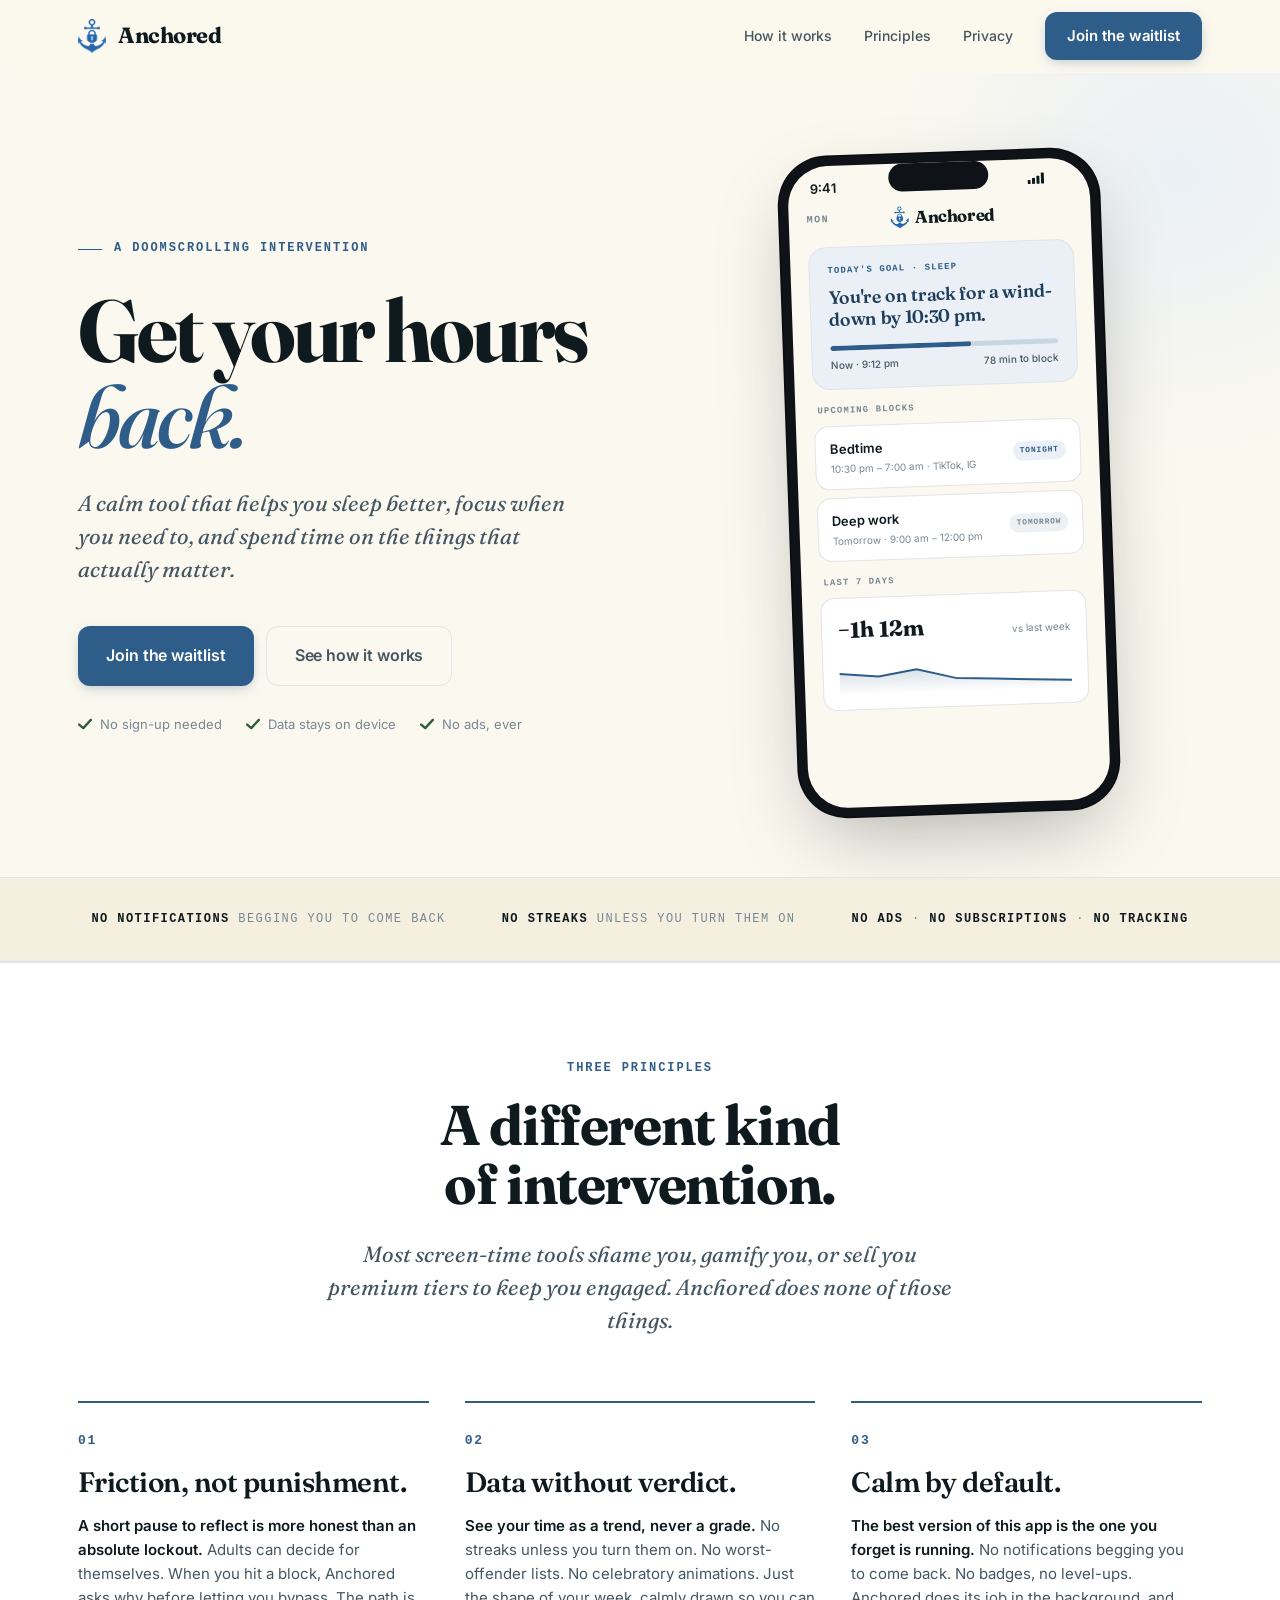
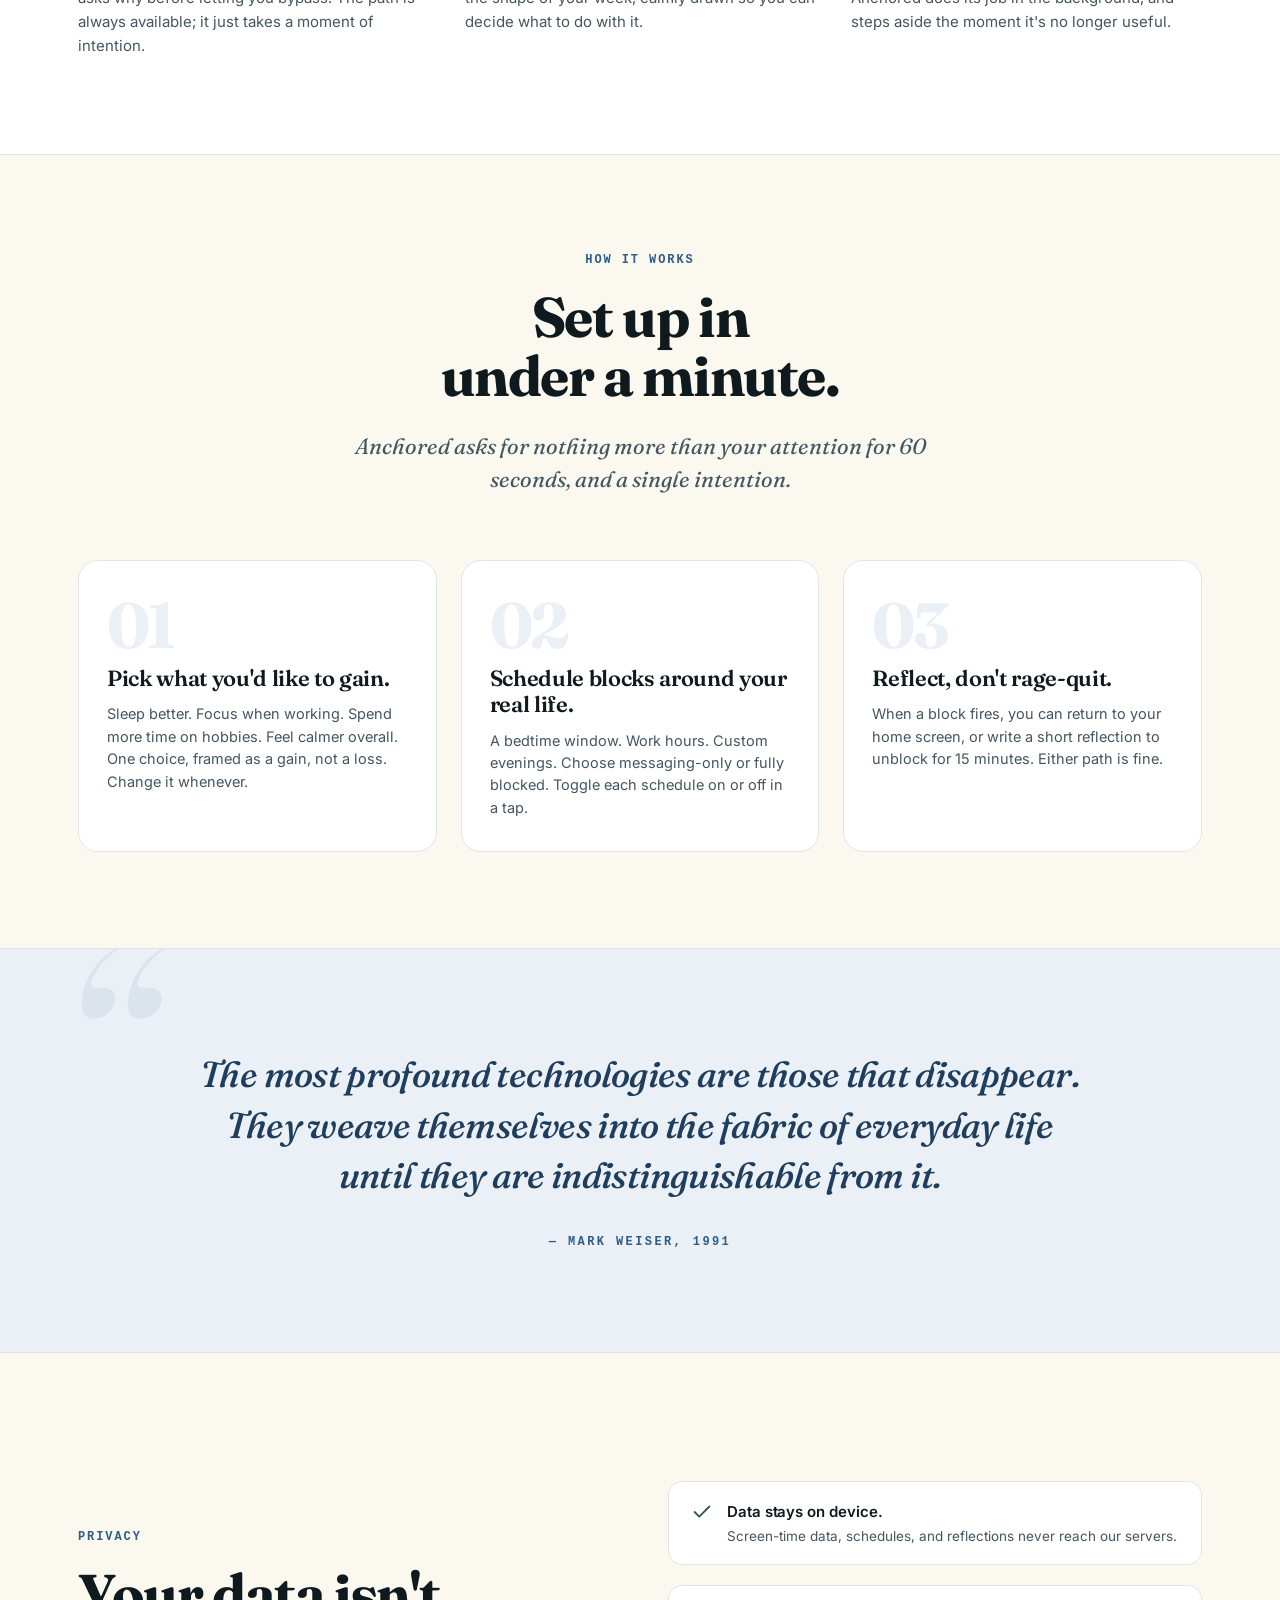
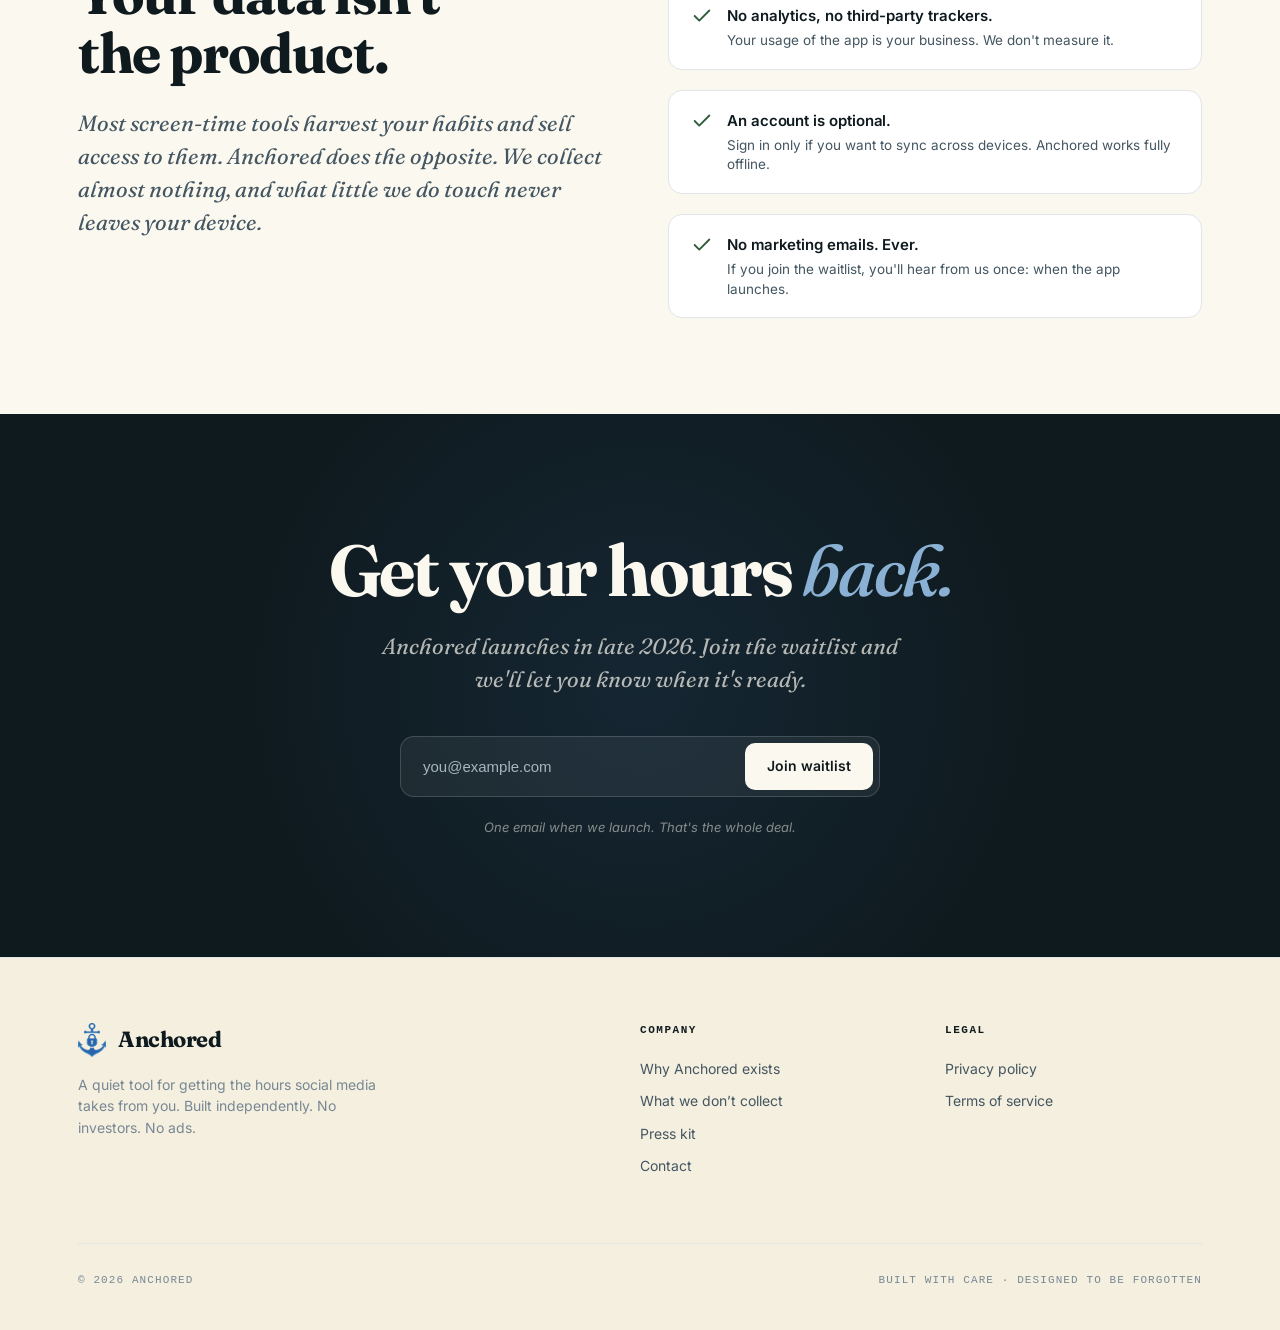
<file: index.html>
<!DOCTYPE html>
<html lang="en">
<head>
<meta charset="UTF-8">
<meta name="viewport" content="width=device-width, initial-scale=1.0">
<meta name="description" content="Anchored is a quiet tool for getting the hours social media takes from you. Friction, not punishment. Data without verdict. Calm by default.">
<meta name="theme-color" content="#FBF8EF">
<title>Anchored — Get your hours back.</title>
<link href="https://fonts.googleapis.com/css2?family=Fraunces:opsz,wght@9..144,400;9..144,500;9..144,600;9..144,700;9..144,800&family=Inter:wght@400;500;600;700&display=swap" rel="stylesheet">
<style>
  /* ============================================================
     RESET & TOKENS
     ============================================================ */
  *, *::before, *::after { box-sizing: border-box; margin: 0; padding: 0; }
  :root {
    --paper: #FBF8EF;
    --paper-deep: #F5EFDF;
    --card: #FFFFFF;
    --ink: #0F1A1F;
    --body: #445661;
    --muted: #778894;
    --faint: #A8B6BF;
    --line: #E0E5E8;
    --line-soft: #EEF1F3;
    --accent: #2F5D8A;
    --accent-deep: #1F3D5C;
    --accent-soft: #DCE5EE;
    --accent-tint: #EAF0F5;
    --success: #2F5D3A;
    --success-soft: #DEEAE0;
  }
  html {
    scroll-behavior: smooth;
    -webkit-text-size-adjust: 100%;
  }
  body {
    font-family: 'Inter', system-ui, -apple-system, sans-serif;
    background: var(--paper);
    color: var(--body);
    font-size: 16px;
    line-height: 1.6;
    -webkit-font-smoothing: antialiased;
    -moz-osx-font-smoothing: grayscale;
  }
  ::selection { background: var(--accent-soft); color: var(--ink); }
  img, svg { display: block; max-width: 100%; }
  a { color: inherit; text-decoration: none; }
  button { font: inherit; cursor: pointer; border: none; background: none; }

  .serif { font-family: 'Fraunces', Georgia, serif; letter-spacing: -0.018em; }
  .mono { font-family: ui-monospace, "SF Mono", Menlo, monospace; letter-spacing: 0.04em; }

  /* ============================================================
     LAYOUT
     ============================================================ */
  .container {
    max-width: 1180px;
    margin: 0 auto;
    padding: 0 28px;
  }
  .narrow { max-width: 880px; margin-left: auto; margin-right: auto; }

  section {
    padding: 96px 0;
    position: relative;
  }

  /* ============================================================
     NAV
     ============================================================ */
  .nav {
    position: sticky;
    top: 0;
    z-index: 100;
    background: rgba(251, 248, 239, 0.85);
    backdrop-filter: saturate(180%) blur(20px);
    -webkit-backdrop-filter: saturate(180%) blur(20px);
    border-bottom: 1px solid transparent;
    transition: border-color 220ms ease;
  }
  .nav.scrolled { border-bottom-color: var(--line); }
  .nav-inner {
    display: flex;
    align-items: center;
    justify-content: space-between;
    height: 72px;
  }
  .brand {
    display: flex;
    align-items: center;
    gap: 12px;
    color: var(--ink);
  }
  .brand-mark { width: 28px; height: auto; flex-shrink: 0; }
  .brand-name {
    font-family: 'Fraunces', Georgia, serif;
    font-size: 22px;
    font-weight: 700;
    letter-spacing: -0.02em;
    color: var(--ink);
  }
  .nav-links {
    display: flex;
    align-items: center;
    gap: 32px;
  }
  .nav-link {
    font-size: 14px;
    font-weight: 500;
    color: var(--body);
    transition: color 180ms ease;
  }
  .nav-link:hover { color: var(--accent); }

  .btn {
    display: inline-flex;
    align-items: center;
    justify-content: center;
    gap: 8px;
    padding: 12px 22px;
    border-radius: 12px;
    font-size: 15px;
    font-weight: 600;
    letter-spacing: -0.005em;
    transition: all 200ms ease;
    cursor: pointer;
  }
  .btn-primary {
    background: var(--accent);
    color: #fff;
    box-shadow: 0 4px 14px -4px rgba(47, 93, 138, 0.4);
  }
  .btn-primary:hover {
    background: var(--accent-deep);
    transform: translateY(-1px);
    box-shadow: 0 8px 20px -6px rgba(47, 93, 138, 0.5);
  }
  .btn-ghost {
    background: transparent;
    color: var(--body);
    border: 1.5px solid var(--line);
  }
  .btn-ghost:hover { background: var(--line-soft); border-color: var(--accent); color: var(--accent); }
  .btn-large { padding: 16px 28px; font-size: 16px; }

  /* ============================================================
     HERO
     ============================================================ */
  .hero {
    padding: 80px 0 64px;
    position: relative;
    overflow: hidden;
  }
  .hero::before {
    content: '';
    position: absolute;
    top: -200px;
    right: -200px;
    width: 600px;
    height: 600px;
    background: radial-gradient(circle at center, var(--accent-tint) 0%, transparent 70%);
    pointer-events: none;
    z-index: 0;
  }
  .hero-inner {
    position: relative;
    z-index: 1;
    display: grid;
    grid-template-columns: 1.05fr 0.95fr;
    gap: 60px;
    align-items: center;
  }
  .eyebrow {
    display: inline-flex;
    align-items: center;
    gap: 12px;
    font-family: ui-monospace, "SF Mono", Menlo, monospace;
    font-size: 12px;
    font-weight: 600;
    color: var(--accent);
    text-transform: uppercase;
    letter-spacing: 0.16em;
    margin-bottom: 28px;
  }
  .eyebrow::before {
    content: '';
    width: 24px;
    height: 1px;
    background: var(--accent);
  }
  .hero-title {
    font-family: 'Fraunces', Georgia, serif;
    font-size: clamp(48px, 7vw, 88px);
    font-weight: 700;
    line-height: 0.98;
    letter-spacing: -0.035em;
    color: var(--ink);
    margin-bottom: 28px;
  }
  .hero-title em {
    font-style: italic;
    font-weight: 500;
    color: var(--accent);
  }
  .hero-sub {
    font-family: 'Fraunces', Georgia, serif;
    font-size: clamp(18px, 2vw, 22px);
    font-style: italic;
    font-weight: 400;
    color: var(--body);
    line-height: 1.5;
    max-width: 520px;
    margin-bottom: 40px;
  }
  .hero-actions {
    display: flex;
    gap: 12px;
    flex-wrap: wrap;
  }
  .hero-meta {
    margin-top: 28px;
    display: flex;
    gap: 24px;
    flex-wrap: wrap;
  }
  .hero-meta-item {
    display: flex;
    align-items: center;
    gap: 8px;
    font-size: 13px;
    color: var(--muted);
  }
  .hero-meta-item svg { width: 14px; height: 14px; flex-shrink: 0; color: var(--success); }

  /* Phone mockup */
  .phone-wrap {
    display: flex;
    justify-content: center;
    align-items: center;
    perspective: 2000px;
  }
  .phone {
    width: 320px;
    height: 660px;
    background: #0F1216;
    border-radius: 48px;
    padding: 9px;
    box-shadow:
      0 30px 80px -20px rgba(15, 26, 31, 0.35),
      0 0 0 1.5px #0a0d10;
    position: relative;
    transform: rotate(-2deg);
    transition: transform 600ms cubic-bezier(0.2, 0.8, 0.2, 1);
  }
  .phone:hover { transform: rotate(0deg) translateY(-4px); }
  .phone-screen {
    width: 100%;
    height: 100%;
    background: var(--paper);
    border-radius: 40px;
    overflow: hidden;
    position: relative;
  }
  .phone-island {
    position: absolute;
    top: 9px;
    left: 50%;
    transform: translateX(-50%);
    width: 100px;
    height: 28px;
    background: #0F1216;
    border-radius: 999px;
    z-index: 5;
  }
  .phone-status {
    height: 36px;
    padding: 12px 22px 0;
    display: flex;
    justify-content: space-between;
    font-size: 13px;
    font-weight: 600;
    color: var(--ink);
  }
  .phone-content {
    padding: 4px 18px 16px;
  }
  .phone-header {
    display: flex;
    justify-content: space-between;
    align-items: center;
    margin-bottom: 14px;
  }
  .phone-header-day {
    font-family: ui-monospace, monospace;
    font-size: 10px;
    color: var(--muted);
    font-weight: 600;
    letter-spacing: 0.14em;
  }
  .phone-header-brand {
    display: flex;
    align-items: center;
    gap: 6px;
  }
  .phone-hero-card {
    background: var(--accent-tint);
    border: 1px solid var(--accent-soft);
    border-radius: 18px;
    padding: 16px 18px;
    margin-bottom: 14px;
  }
  .phone-hero-label {
    font-family: ui-monospace, monospace;
    font-size: 9px;
    font-weight: 700;
    color: var(--accent);
    text-transform: uppercase;
    letter-spacing: 0.12em;
    margin-bottom: 8px;
  }
  .phone-hero-text {
    font-family: 'Fraunces', Georgia, serif;
    font-size: 18px;
    font-weight: 600;
    color: var(--accent-deep);
    line-height: 1.25;
    letter-spacing: -0.018em;
    margin-bottom: 14px;
  }
  .phone-progress {
    height: 5px;
    background: rgba(47, 93, 138, 0.18);
    border-radius: 3px;
    overflow: hidden;
    margin-bottom: 6px;
  }
  .phone-progress-fill {
    width: 62%;
    height: 100%;
    background: var(--accent);
    border-radius: 3px;
  }
  .phone-meta {
    display: flex;
    justify-content: space-between;
    font-size: 10px;
    color: var(--body);
    font-weight: 500;
  }
  .phone-section-label {
    font-family: ui-monospace, monospace;
    font-size: 9px;
    color: var(--muted);
    text-transform: uppercase;
    letter-spacing: 0.12em;
    font-weight: 600;
    margin: 14px 4px 8px;
  }
  .phone-card {
    background: var(--card);
    border: 1px solid var(--line);
    border-radius: 14px;
    padding: 12px 14px;
    margin-bottom: 8px;
    display: flex;
    justify-content: space-between;
    align-items: center;
  }
  .phone-card-title {
    font-size: 13px;
    font-weight: 600;
    color: var(--ink);
  }
  .phone-card-detail {
    font-size: 10px;
    color: var(--muted);
    margin-top: 1px;
  }
  .phone-badge {
    font-family: ui-monospace, monospace;
    font-size: 8px;
    font-weight: 700;
    text-transform: uppercase;
    letter-spacing: 0.1em;
    padding: 3px 7px;
    border-radius: 999px;
    background: var(--accent-tint);
    color: var(--accent);
  }
  .phone-trend-card {
    background: var(--card);
    border: 1px solid var(--line);
    border-radius: 14px;
    padding: 14px 16px;
  }
  .phone-trend-row {
    display: flex;
    justify-content: space-between;
    align-items: baseline;
  }
  .phone-trend-num {
    font-family: 'Fraunces', Georgia, serif;
    font-size: 22px;
    font-weight: 700;
    color: var(--ink);
    letter-spacing: -0.02em;
  }
  .phone-trend-meta {
    font-size: 10px;
    color: var(--muted);
  }
  .phone-spark {
    margin-top: 12px;
    height: 36px;
    width: 100%;
  }

  /* ============================================================
     SOCIAL PROOF / TRUST STRIP
     ============================================================ */
  .trust {
    padding: 32px 0;
    border-top: 1px solid var(--line);
    border-bottom: 1px solid var(--line);
    background: var(--paper-deep);
  }
  .trust-inner {
    display: flex;
    flex-wrap: wrap;
    align-items: center;
    justify-content: center;
    gap: 28px 56px;
    text-align: center;
  }
  .trust-item {
    font-family: ui-monospace, monospace;
    font-size: 12px;
    color: var(--muted);
    text-transform: uppercase;
    letter-spacing: 0.12em;
    font-weight: 500;
  }
  .trust-item strong {
    color: var(--ink);
    font-weight: 700;
  }

  /* ============================================================
     SECTION HEADERS
     ============================================================ */
  .section-eyebrow {
    font-family: ui-monospace, monospace;
    font-size: 12px;
    font-weight: 600;
    color: var(--accent);
    text-transform: uppercase;
    letter-spacing: 0.16em;
    margin-bottom: 18px;
  }
  .section-title {
    font-family: 'Fraunces', Georgia, serif;
    font-size: clamp(36px, 5vw, 56px);
    font-weight: 700;
    line-height: 1.05;
    letter-spacing: -0.025em;
    color: var(--ink);
    margin-bottom: 24px;
  }
  .section-lead {
    font-family: 'Fraunces', Georgia, serif;
    font-size: clamp(18px, 2vw, 22px);
    font-style: italic;
    font-weight: 400;
    color: var(--body);
    line-height: 1.5;
    max-width: 640px;
  }
  .section-header { margin-bottom: 64px; }
  .section-header.center { text-align: center; }
  .section-header.center .section-lead { margin-left: auto; margin-right: auto; }

  /* ============================================================
     PRINCIPLES
     ============================================================ */
  .principles {
    background: var(--card);
    border-top: 1px solid var(--line);
    border-bottom: 1px solid var(--line);
  }
  .principles-grid {
    display: grid;
    grid-template-columns: repeat(3, 1fr);
    gap: 36px;
  }
  .principle {
    padding-top: 28px;
    border-top: 2px solid var(--accent);
  }
  .principle-num {
    font-family: ui-monospace, monospace;
    font-size: 13px;
    color: var(--accent);
    letter-spacing: 0.14em;
    font-weight: 700;
    margin-bottom: 14px;
  }
  .principle-title {
    font-family: 'Fraunces', Georgia, serif;
    font-size: 28px;
    font-weight: 600;
    line-height: 1.15;
    letter-spacing: -0.018em;
    color: var(--ink);
    margin-bottom: 16px;
  }
  .principle-body {
    font-size: 15px;
    line-height: 1.6;
    color: var(--body);
  }
  .principle-body strong {
    color: var(--ink);
    font-weight: 600;
  }

  /* ============================================================
     HOW IT WORKS
     ============================================================ */
  .steps {
    display: grid;
    grid-template-columns: repeat(3, 1fr);
    gap: 24px;
    counter-reset: step;
    margin-top: 56px;
  }
  .step {
    background: var(--card);
    border: 1px solid var(--line);
    border-radius: 20px;
    padding: 32px 28px;
    position: relative;
    transition: transform 240ms ease, border-color 240ms ease;
  }
  .step:hover {
    transform: translateY(-2px);
    border-color: var(--accent-soft);
  }
  .step-num {
    counter-increment: step;
    font-family: 'Fraunces', Georgia, serif;
    font-size: 64px;
    font-weight: 700;
    line-height: 1;
    color: var(--accent-tint);
    margin-bottom: 8px;
    letter-spacing: -0.04em;
  }
  .step-num::before { content: "0" counter(step); }
  .step-title {
    font-family: 'Fraunces', Georgia, serif;
    font-size: 22px;
    font-weight: 600;
    line-height: 1.2;
    color: var(--ink);
    margin-bottom: 12px;
    letter-spacing: -0.015em;
  }
  .step-body {
    font-size: 14.5px;
    line-height: 1.55;
    color: var(--body);
  }

  /* ============================================================
     QUOTE
     ============================================================ */
  .quote-section {
    background: var(--accent-tint);
    border-top: 1px solid var(--accent-soft);
    border-bottom: 1px solid var(--accent-soft);
    padding: 100px 0;
    position: relative;
    overflow: hidden;
  }
  .quote-section::before {
    content: '\201C';
    position: absolute;
    top: -40px;
    left: 40px;
    font-family: 'Fraunces', Georgia, serif;
    font-size: 320px;
    font-style: italic;
    color: rgba(47, 93, 138, 0.08);
    line-height: 1;
    pointer-events: none;
  }
  .quote {
    text-align: center;
    position: relative;
    z-index: 1;
  }
  .quote-text {
    font-family: 'Fraunces', Georgia, serif;
    font-size: clamp(24px, 3vw, 36px);
    font-weight: 500;
    font-style: italic;
    line-height: 1.4;
    color: var(--accent-deep);
    letter-spacing: -0.018em;
    max-width: 880px;
    margin: 0 auto 32px;
  }
  .quote-attr {
    font-family: ui-monospace, monospace;
    font-size: 12px;
    color: var(--accent);
    text-transform: uppercase;
    letter-spacing: 0.2em;
    font-weight: 700;
  }

  /* ============================================================
     PRIVACY
     ============================================================ */
  .privacy-grid {
    display: grid;
    grid-template-columns: 1fr 1fr;
    gap: 56px;
    align-items: center;
  }
  .privacy-list {
    display: flex;
    flex-direction: column;
    gap: 20px;
    margin-top: 32px;
  }
  .privacy-item {
    display: flex;
    align-items: flex-start;
    gap: 14px;
    padding: 18px 22px;
    background: var(--card);
    border: 1px solid var(--line);
    border-radius: 14px;
    transition: all 220ms ease;
  }
  .privacy-item:hover {
    border-color: var(--success);
    background: var(--success-soft);
  }
  .privacy-icon {
    width: 22px;
    height: 22px;
    flex-shrink: 0;
    color: var(--success);
    margin-top: 1px;
  }
  .privacy-text {
    flex: 1;
  }
  .privacy-title {
    font-size: 15px;
    font-weight: 600;
    color: var(--ink);
    letter-spacing: -0.005em;
    margin-bottom: 3px;
  }
  .privacy-detail {
    font-size: 13.5px;
    color: var(--body);
    line-height: 1.45;
  }

  /* ============================================================
     CTA
     ============================================================ */
  .cta {
    text-align: center;
    background: var(--ink);
    color: var(--paper);
    padding: 120px 0;
    position: relative;
    overflow: hidden;
  }
  .cta::before {
    content: '';
    position: absolute;
    top: 50%;
    left: 50%;
    width: 800px;
    height: 800px;
    background: radial-gradient(circle, rgba(47, 93, 138, 0.18) 0%, transparent 70%);
    transform: translate(-50%, -50%);
    pointer-events: none;
  }
  .cta-inner { position: relative; z-index: 1; }
  .cta-title {
    font-family: 'Fraunces', Georgia, serif;
    font-size: clamp(40px, 6vw, 72px);
    font-weight: 700;
    line-height: 1;
    letter-spacing: -0.03em;
    color: var(--paper);
    margin-bottom: 24px;
  }
  .cta-title em {
    font-style: italic;
    color: #8AB1D4;
    font-weight: 500;
  }
  .cta-sub {
    font-family: 'Fraunces', Georgia, serif;
    font-size: 22px;
    font-style: italic;
    color: rgba(251, 248, 239, 0.7);
    margin-bottom: 40px;
    max-width: 540px;
    margin-left: auto;
    margin-right: auto;
    line-height: 1.5;
  }
  .cta-form {
    display: flex;
    gap: 8px;
    max-width: 480px;
    margin: 0 auto;
    background: rgba(255, 255, 255, 0.06);
    border: 1px solid rgba(255, 255, 255, 0.16);
    padding: 6px;
    border-radius: 14px;
    transition: border-color 200ms ease;
  }
  .cta-form:focus-within {
    border-color: rgba(255, 255, 255, 0.4);
  }
  .cta-input {
    flex: 1;
    background: transparent;
    border: none;
    outline: none;
    color: var(--paper);
    font-size: 15px;
    padding: 12px 16px;
  }
  .cta-input::placeholder { color: var(--faint); }
  .cta-submit {
    padding: 12px 22px;
    background: var(--paper);
    color: var(--ink);
    border-radius: 10px;
    font-size: 14px;
    font-weight: 600;
    transition: all 180ms ease;
  }
  .cta-submit:hover {
    background: #fff;
    transform: translateY(-1px);
  }
  .cta-meta {
    margin-top: 20px;
    font-size: 13px;
    color: rgba(251, 248, 239, 0.5);
    font-style: italic;
  }

  /* ============================================================
     FOOTER
     ============================================================ */
  footer {
    padding: 64px 0 40px;
    background: var(--paper-deep);
    border-top: 1px solid var(--line);
  }
  .footer-inner {
    display: grid;
    grid-template-columns: 2fr 1fr 1fr;
    gap: 48px;
    margin-bottom: 56px;
  }
  .footer-brand-text {
    font-size: 14px;
    color: var(--muted);
    line-height: 1.55;
    margin-top: 16px;
    max-width: 320px;
  }
  .footer-col h4 {
    font-family: ui-monospace, monospace;
    font-size: 11px;
    font-weight: 700;
    color: var(--ink);
    text-transform: uppercase;
    letter-spacing: 0.14em;
    margin-bottom: 18px;
  }
  .footer-col a {
    display: block;
    font-size: 14px;
    color: var(--body);
    margin-bottom: 10px;
    transition: color 180ms ease;
  }
  .footer-col a:hover { color: var(--accent); }
  .footer-bottom {
    border-top: 1px solid var(--line);
    padding-top: 28px;
    display: flex;
    justify-content: space-between;
    align-items: center;
    flex-wrap: wrap;
    gap: 16px;
    font-family: ui-monospace, monospace;
    font-size: 11px;
    color: var(--muted);
    text-transform: uppercase;
    letter-spacing: 0.1em;
  }

  /* ============================================================
     RESPONSIVE
     ============================================================ */
  @media (max-width: 880px) {
    section { padding: 64px 0; }
    .nav-links { gap: 18px; }
    .nav-links .nav-link { display: none; }
    .nav-links .btn { padding: 10px 18px; font-size: 14px; }
    .hero-inner { grid-template-columns: 1fr; gap: 48px; }
    .principles-grid { grid-template-columns: 1fr; gap: 28px; }
    .steps { grid-template-columns: 1fr; }
    .privacy-grid { grid-template-columns: 1fr; gap: 32px; }
    .footer-inner { grid-template-columns: 1fr 1fr; gap: 36px; }
    .quote-section::before { font-size: 200px; top: -20px; left: 20px; }
    .cta-form { flex-direction: column; }
    .cta-submit { width: 100%; }
  }
  @media (max-width: 540px) {
    .footer-inner { grid-template-columns: 1fr; gap: 28px; }
    .trust-inner { gap: 18px 32px; }
    .hero-meta { flex-direction: column; gap: 12px; }
  }
</style>
</head>
<body>

<!-- ===== NAV ===== -->
<nav class="nav" id="nav">
  <div class="container nav-inner">
    <a href="#" class="brand" aria-label="Anchored home">
      <img class="brand-mark" src="anchored-logo.png" alt="Anchored">
      <span class="brand-name">Anchored</span>
    </a>
    <div class="nav-links">
      <a href="#how-it-works" class="nav-link">How it works</a>
      <a href="#principles" class="nav-link">Principles</a>
      <a href="#privacy" class="nav-link">Privacy</a>
      <a href="#waitlist" class="btn btn-primary">Join the waitlist</a>
    </div>
  </div>
</nav>

<!-- ===== HERO ===== -->
<section class="hero">
  <div class="container hero-inner">
    <div>
      <div class="eyebrow">A doomscrolling intervention</div>
      <h1 class="hero-title">Get your hours <em>back.</em></h1>
      <p class="hero-sub">A calm tool that helps you sleep better, focus when you need to, and spend time on the things that actually matter.</p>
      <div class="hero-actions">
        <a href="#waitlist" class="btn btn-primary btn-large">Join the waitlist</a>
        <a href="#how-it-works" class="btn btn-ghost btn-large">See how it works</a>
      </div>
      <div class="hero-meta">
        <div class="hero-meta-item">
          <svg viewBox="0 0 12 9" fill="none"><polyline points="1,5 4.5,8 11,1" stroke="currentColor" stroke-width="2" stroke-linecap="round" stroke-linejoin="round"/></svg>
          No sign-up needed
        </div>
        <div class="hero-meta-item">
          <svg viewBox="0 0 12 9" fill="none"><polyline points="1,5 4.5,8 11,1" stroke="currentColor" stroke-width="2" stroke-linecap="round" stroke-linejoin="round"/></svg>
          Data stays on device
        </div>
        <div class="hero-meta-item">
          <svg viewBox="0 0 12 9" fill="none"><polyline points="1,5 4.5,8 11,1" stroke="currentColor" stroke-width="2" stroke-linecap="round" stroke-linejoin="round"/></svg>
          No ads, ever
        </div>
      </div>
    </div>

    <!-- Phone mockup -->
    <div class="phone-wrap">
      <div class="phone">
        <div class="phone-island"></div>
        <div class="phone-screen">
          <div class="phone-status">
            <span>9:41</span>
            <span>
              <svg width="40" height="14" viewBox="0 0 40 14" fill="currentColor"><rect x="0" y="9" width="3" height="4" rx="0.5"/><rect x="4.5" y="7" width="3" height="6" rx="0.5"/><rect x="9" y="5" width="3" height="8" rx="0.5"/><rect x="13.5" y="2" width="3" height="11" rx="0.5"/></svg>
            </span>
          </div>
          <div class="phone-content">
            <div class="phone-header">
              <span class="phone-header-day">MON</span>
              <div class="phone-header-brand">
                <img class="logo-img" src="anchored-logo.png" alt="Anchored" width="18">
                <span style="font-family: 'Fraunces', Georgia, serif; font-size: 17px; font-weight: 700; color: var(--ink); letter-spacing: -0.02em;">Anchored</span>
              </div>
              <span style="width: 16px;"></span>
            </div>

            <div class="phone-hero-card">
              <div class="phone-hero-label">Today's goal · Sleep</div>
              <div class="phone-hero-text">You're on track for a wind-down by 10:30 pm.</div>
              <div class="phone-progress"><div class="phone-progress-fill"></div></div>
              <div class="phone-meta">
                <span>Now · 9:12 pm</span>
                <span>78 min to block</span>
              </div>
            </div>

            <div class="phone-section-label">Upcoming blocks</div>
            <div class="phone-card">
              <div>
                <div class="phone-card-title">Bedtime</div>
                <div class="phone-card-detail">10:30 pm – 7:00 am · TikTok, IG</div>
              </div>
              <span class="phone-badge">Tonight</span>
            </div>
            <div class="phone-card">
              <div>
                <div class="phone-card-title">Deep work</div>
                <div class="phone-card-detail">Tomorrow · 9:00 am – 12:00 pm</div>
              </div>
              <span class="phone-badge" style="background: var(--line-soft); color: var(--muted);">Tomorrow</span>
            </div>

            <div class="phone-section-label">Last 7 days</div>
            <div class="phone-trend-card">
              <div class="phone-trend-row">
                <span class="phone-trend-num">−1h 12m</span>
                <span class="phone-trend-meta">vs last week</span>
              </div>
              <svg class="phone-spark" viewBox="0 0 280 36" preserveAspectRatio="none">
                <defs>
                  <linearGradient id="sparkGrad" x1="0" y1="0" x2="0" y2="1">
                    <stop offset="0%" stop-color="#2F5D8A" stop-opacity="0.18"/>
                    <stop offset="100%" stop-color="#2F5D8A" stop-opacity="0"/>
                  </linearGradient>
                </defs>
                <path d="M 0 14 L 47 18 L 93 12 L 140 22 L 187 24 L 233 26 L 280 28 L 280 36 L 0 36 Z" fill="url(#sparkGrad)"/>
                <path d="M 0 14 L 47 18 L 93 12 L 140 22 L 187 24 L 233 26 L 280 28" stroke="#2F5D8A" stroke-width="2" fill="none" stroke-linecap="round" stroke-linejoin="round"/>
              </svg>
            </div>
          </div>
        </div>
      </div>
    </div>
  </div>
</section>

<!-- ===== TRUST STRIP ===== -->
<div class="trust">
  <div class="container trust-inner">
    <div class="trust-item"><strong>No notifications</strong> begging you to come back</div>
    <div class="trust-item"><strong>No streaks</strong> unless you turn them on</div>
    <div class="trust-item"><strong>No ads</strong> · <strong>No subscriptions</strong> · <strong>No tracking</strong></div>
  </div>
</div>

<!-- ===== PRINCIPLES ===== -->
<section id="principles" class="principles">
  <div class="container">
    <div class="section-header center">
      <div class="section-eyebrow">Three principles</div>
      <h2 class="section-title">A different kind<br>of intervention.</h2>
      <p class="section-lead">Most screen-time tools shame you, gamify you, or sell you premium tiers to keep you engaged. Anchored does none of those things.</p>
    </div>

    <div class="principles-grid">
      <div class="principle">
        <div class="principle-num">01</div>
        <div class="principle-title">Friction, not punishment.</div>
        <p class="principle-body"><strong>A short pause to reflect is more honest than an absolute lockout.</strong> Adults can decide for themselves. When you hit a block, Anchored asks why before letting you bypass. The path is always available; it just takes a moment of intention.</p>
      </div>

      <div class="principle">
        <div class="principle-num">02</div>
        <div class="principle-title">Data without verdict.</div>
        <p class="principle-body"><strong>See your time as a trend, never a grade.</strong> No streaks unless you turn them on. No worst-offender lists. No celebratory animations. Just the shape of your week, calmly drawn so you can decide what to do with it.</p>
      </div>

      <div class="principle">
        <div class="principle-num">03</div>
        <div class="principle-title">Calm by default.</div>
        <p class="principle-body"><strong>The best version of this app is the one you forget is running.</strong> No notifications begging you to come back. No badges, no level-ups. Anchored does its job in the background, and steps aside the moment it's no longer useful.</p>
      </div>
    </div>
  </div>
</section>

<!-- ===== HOW IT WORKS ===== -->
<section id="how-it-works">
  <div class="container">
    <div class="section-header center">
      <div class="section-eyebrow">How it works</div>
      <h2 class="section-title">Set up in<br>under a minute.</h2>
      <p class="section-lead">Anchored asks for nothing more than your attention for 60 seconds, and a single intention.</p>
    </div>

    <div class="steps">
      <div class="step">
        <div class="step-num"></div>
        <div class="step-title">Pick what you'd like to gain.</div>
        <p class="step-body">Sleep better. Focus when working. Spend more time on hobbies. Feel calmer overall. One choice, framed as a gain, not a loss. Change it whenever.</p>
      </div>
      <div class="step">
        <div class="step-num"></div>
        <div class="step-title">Schedule blocks around your real life.</div>
        <p class="step-body">A bedtime window. Work hours. Custom evenings. Choose messaging-only or fully blocked. Toggle each schedule on or off in a tap.</p>
      </div>
      <div class="step">
        <div class="step-num"></div>
        <div class="step-title">Reflect, don't rage-quit.</div>
        <p class="step-body">When a block fires, you can return to your home screen, or write a short reflection to unblock for 15 minutes. Either path is fine.</p>
      </div>
    </div>
  </div>
</section>

<!-- ===== QUOTE ===== -->
<section class="quote-section">
  <div class="container">
    <div class="quote">
      <p class="quote-text">The most profound technologies are those that disappear. They weave themselves into the fabric of everyday life until they are indistinguishable from it.</p>
      <div class="quote-attr">— Mark Weiser, 1991</div>
    </div>
  </div>
</section>

<!-- ===== PRIVACY ===== -->
<section id="privacy">
  <div class="container">
    <div class="privacy-grid">
      <div>
        <div class="section-eyebrow">Privacy</div>
        <h2 class="section-title">Your data isn't<br>the product.</h2>
        <p class="section-lead">Most screen-time tools harvest your habits and sell access to them. Anchored does the opposite. We collect almost nothing, and what little we do touch never leaves your device.</p>
      </div>

      <div class="privacy-list">
        <div class="privacy-item">
          <svg class="privacy-icon" viewBox="0 0 24 24" fill="none" stroke="currentColor" stroke-width="2" stroke-linecap="round" stroke-linejoin="round"><path d="M20 6L9 17l-5-5"/></svg>
          <div class="privacy-text">
            <div class="privacy-title">Data stays on device.</div>
            <div class="privacy-detail">Screen-time data, schedules, and reflections never reach our servers.</div>
          </div>
        </div>
        <div class="privacy-item">
          <svg class="privacy-icon" viewBox="0 0 24 24" fill="none" stroke="currentColor" stroke-width="2" stroke-linecap="round" stroke-linejoin="round"><path d="M20 6L9 17l-5-5"/></svg>
          <div class="privacy-text">
            <div class="privacy-title">No analytics, no third-party trackers.</div>
            <div class="privacy-detail">Your usage of the app is your business. We don't measure it.</div>
          </div>
        </div>
        <div class="privacy-item">
          <svg class="privacy-icon" viewBox="0 0 24 24" fill="none" stroke="currentColor" stroke-width="2" stroke-linecap="round" stroke-linejoin="round"><path d="M20 6L9 17l-5-5"/></svg>
          <div class="privacy-text">
            <div class="privacy-title">An account is optional.</div>
            <div class="privacy-detail">Sign in only if you want to sync across devices. Anchored works fully offline.</div>
          </div>
        </div>
        <div class="privacy-item">
          <svg class="privacy-icon" viewBox="0 0 24 24" fill="none" stroke="currentColor" stroke-width="2" stroke-linecap="round" stroke-linejoin="round"><path d="M20 6L9 17l-5-5"/></svg>
          <div class="privacy-text">
            <div class="privacy-title">No marketing emails. Ever.</div>
            <div class="privacy-detail">If you join the waitlist, you'll hear from us once: when the app launches.</div>
          </div>
        </div>
      </div>
    </div>
  </div>
</section>

<!-- ===== CTA ===== -->
<section id="waitlist" class="cta">
  <div class="container cta-inner">
    <h2 class="cta-title">Get your hours <em>back.</em></h2>
    <p class="cta-sub">Anchored launches in late 2026. Join the waitlist and we'll let you know when it's ready.</p>
    <form class="cta-form" onsubmit="handleSubmit(event)">
      <input type="email" class="cta-input" placeholder="you@example.com" aria-label="Email address" required>
      <button type="submit" class="cta-submit">Join waitlist</button>
    </form>
    <p class="cta-meta">One email when we launch. That's the whole deal.</p>
  </div>
</section>

<!-- ===== FOOTER ===== -->
<footer>
  <div class="container">
    <div class="footer-inner">
      <div>
        <a href="#" class="brand" aria-label="Anchored">
          <img class="brand-mark" src="anchored-logo.png" alt="Anchored">
          <span class="brand-name">Anchored</span>
        </a>
        <p class="footer-brand-text">A quiet tool for getting the hours social media takes from you. Built independently. No investors. No ads.</p>
      </div>

      <div class="footer-col">
        <h4>Company</h4>
        <a href="why-anchored.html">Why Anchored exists</a>
        <a href="what-we-dont-collect.html">What we don’t collect</a>
        <a href="press-kit.html">Press kit</a>
        <a href="contact.html">Contact</a>
      </div>

      <div class="footer-col">
        <h4>Legal</h4>
        <a href="privacy-policy.html">Privacy policy</a>
        <a href="terms.html">Terms of service</a>
      </div>
    </div>

    <div class="footer-bottom">
      <span>© 2026 Anchored</span>
      <span>Built with care · Designed to be forgotten</span>
    </div>
  </div>
</footer>

<script>
  /* Sticky nav border on scroll */
  const nav = document.getElementById('nav');
  const onScroll = () => {
    if (window.scrollY > 12) nav.classList.add('scrolled');
    else nav.classList.remove('scrolled');
  };
  window.addEventListener('scroll', onScroll, { passive: true });
  onScroll();

  /* Waitlist form (placeholder behaviour) */
  function handleSubmit(e) {
    e.preventDefault();
    const form = e.target;
    const email = form.querySelector('.cta-input').value;
    const button = form.querySelector('.cta-submit');
    button.textContent = "You're in.";
    button.style.background = '#5FCBA4';
    button.style.color = '#0F1A1F';
    form.querySelector('.cta-input').value = '';
    setTimeout(() => {
      button.textContent = 'Join waitlist';
      button.style.background = '';
      button.style.color = '';
    }, 3500);
  }
</script>

</body>
</html>
</file>
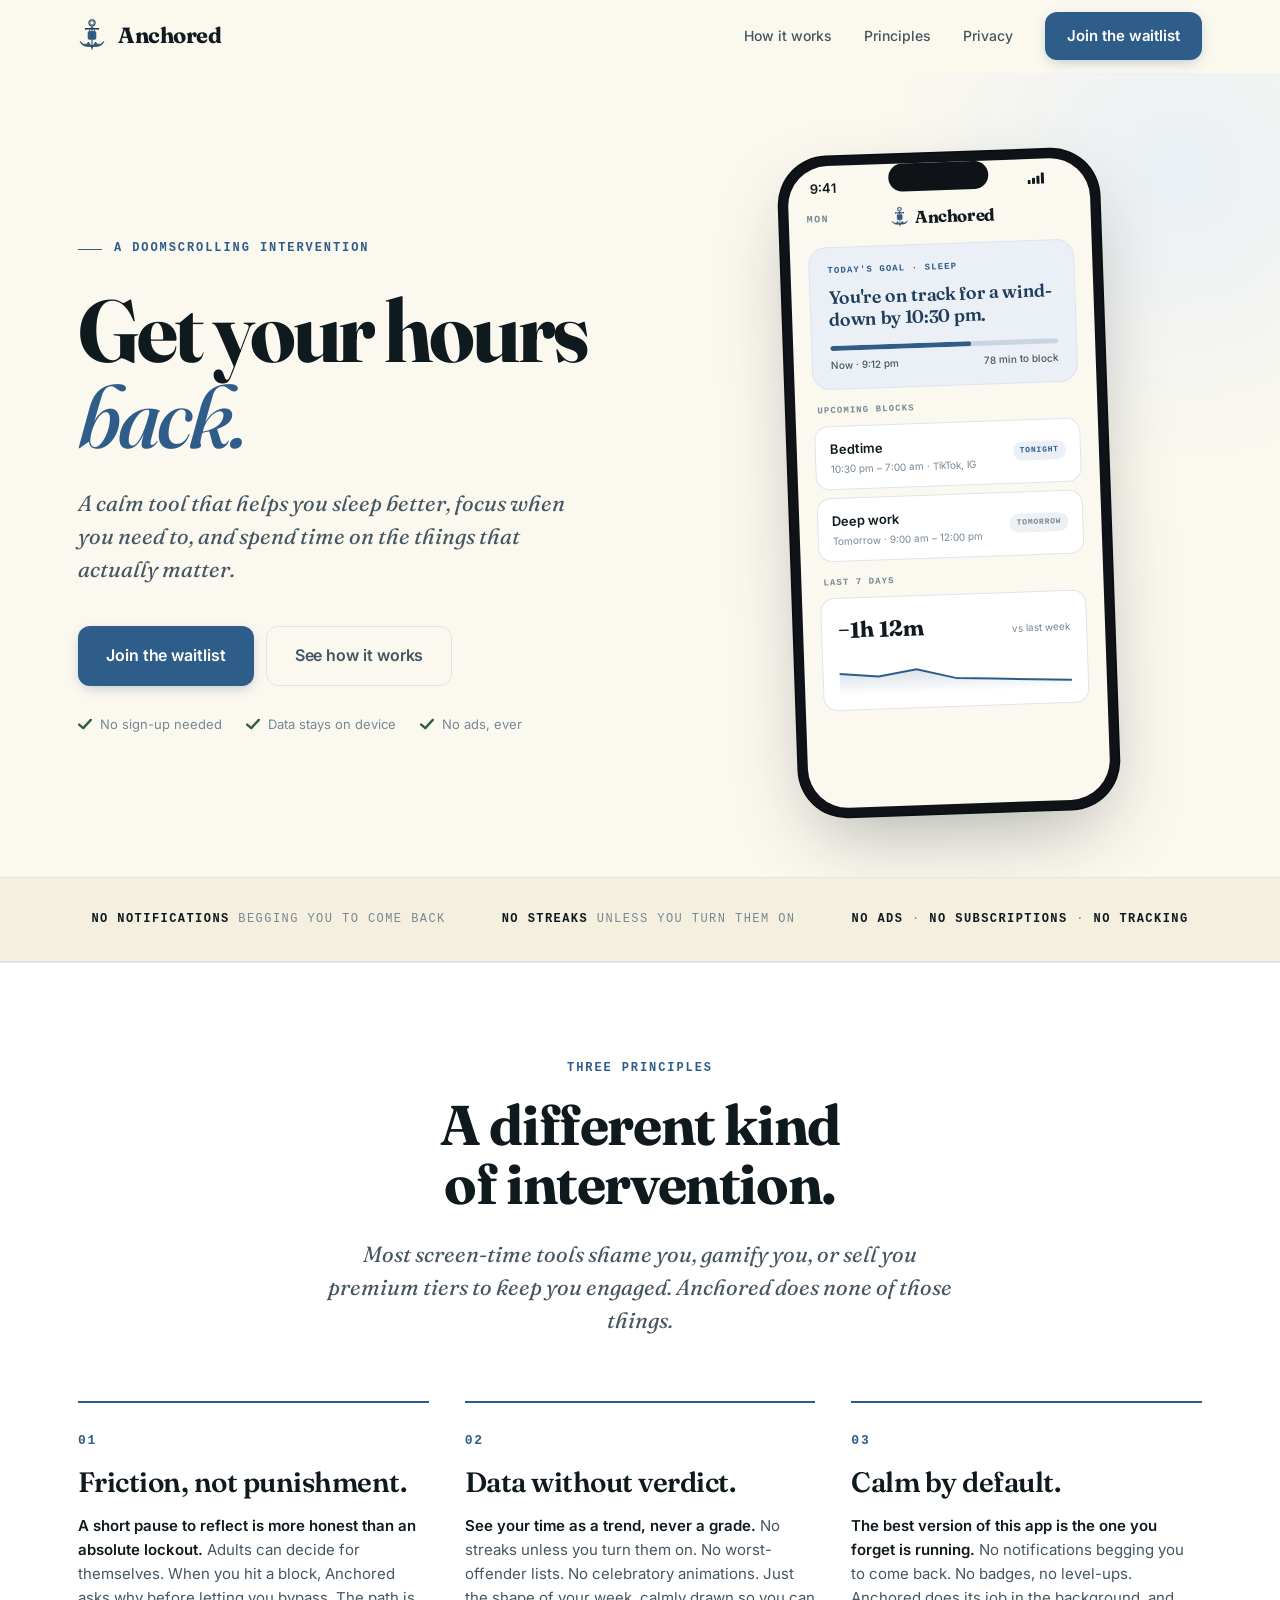
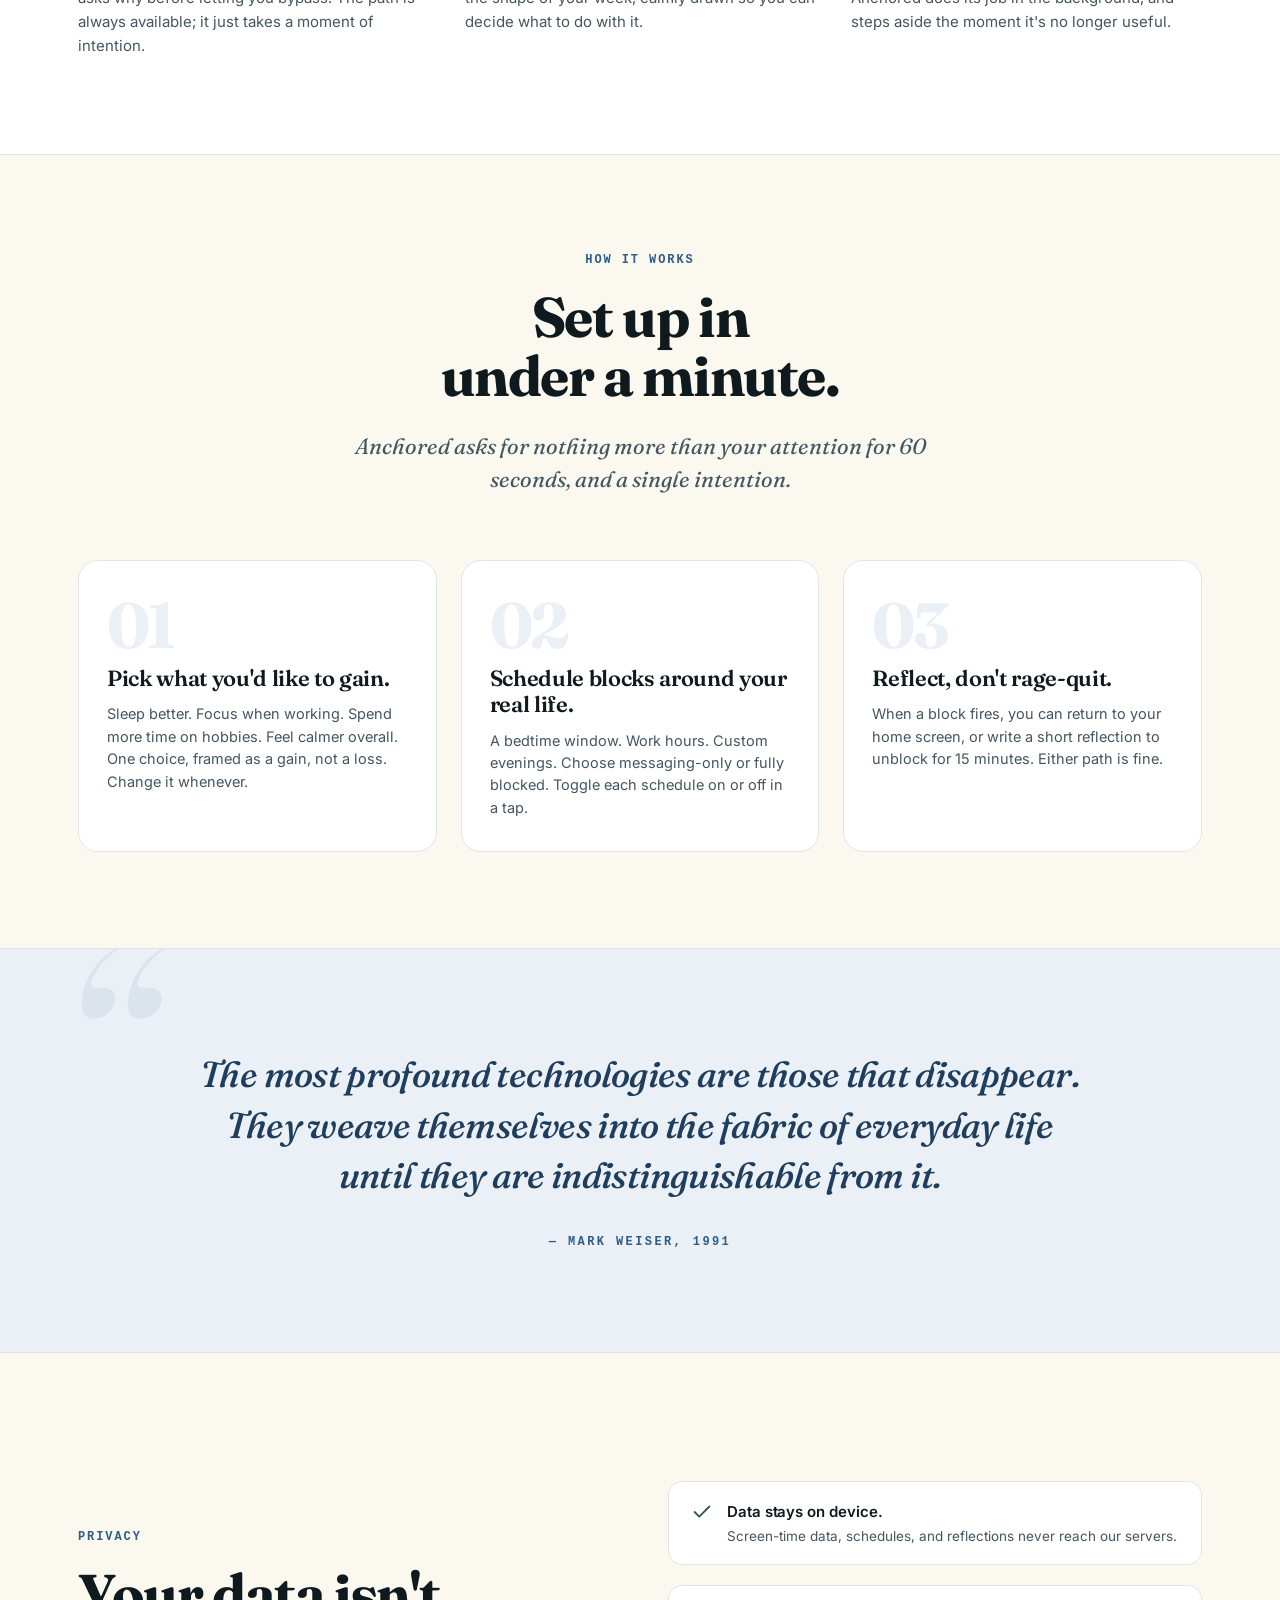
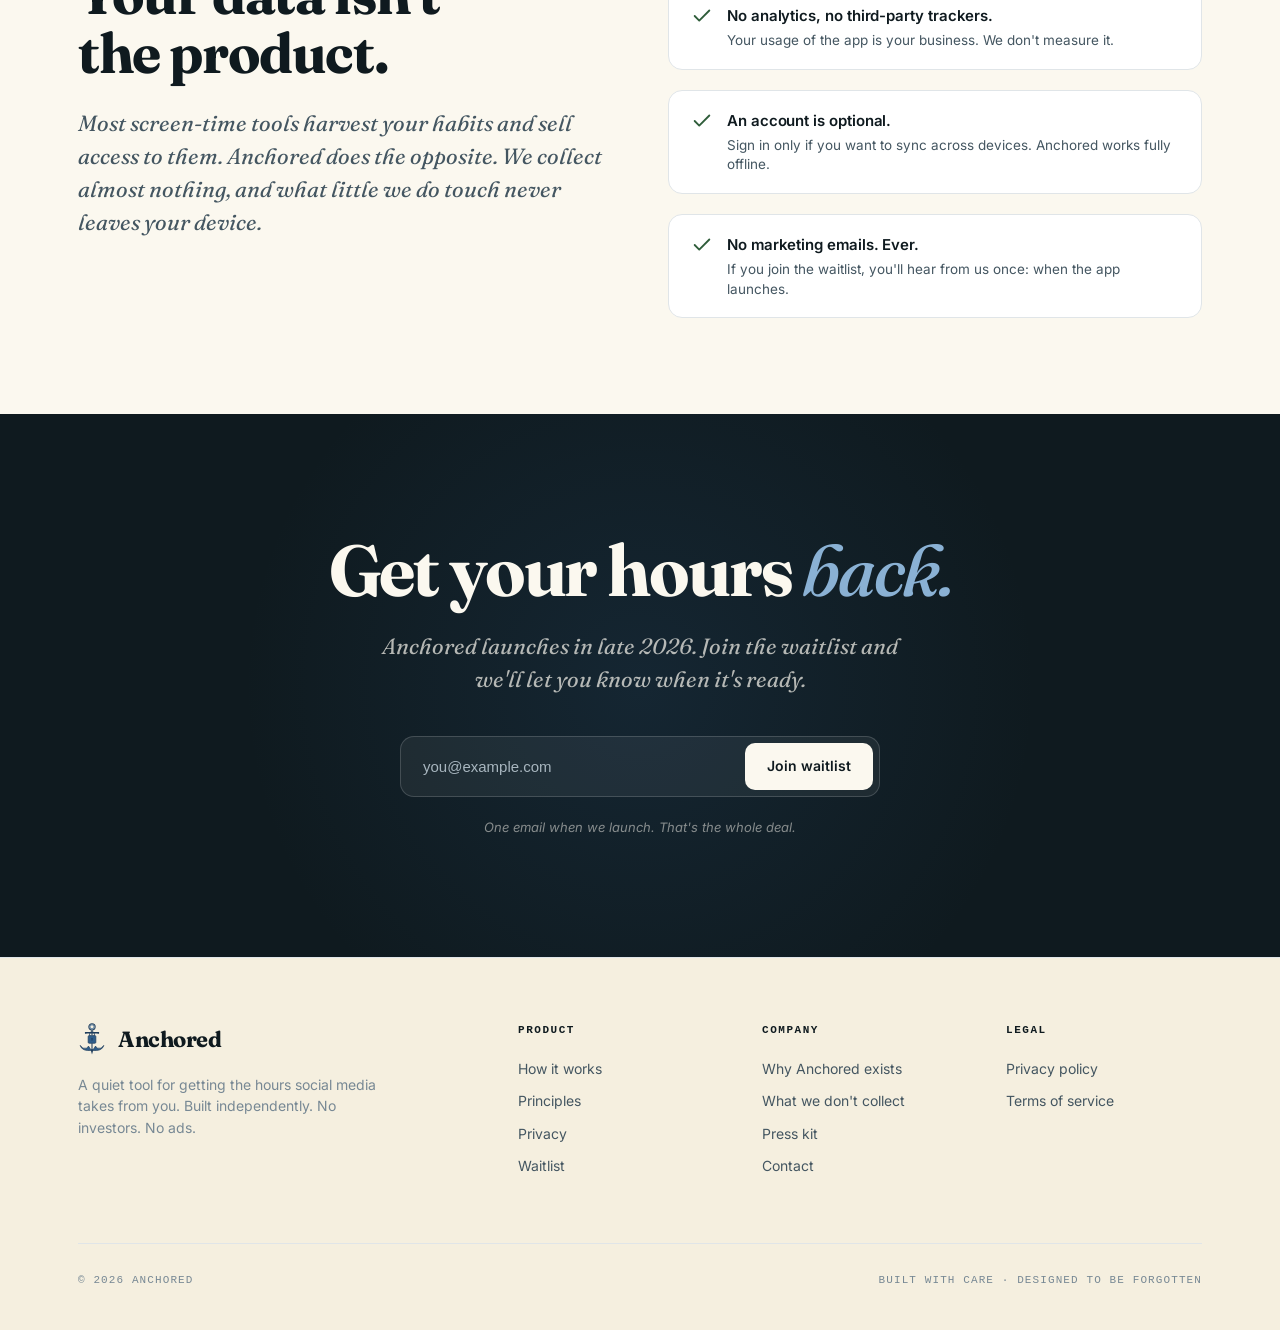
<file: anchored-website.html>
<!DOCTYPE html>
<html lang="en">
<head>
<meta charset="UTF-8">
<meta name="viewport" content="width=device-width, initial-scale=1.0">
<meta name="description" content="Anchored is a quiet tool for getting the hours social media takes from you. Friction, not punishment. Data without verdict. Calm by default.">
<meta name="theme-color" content="#FBF8EF">
<title>Anchored — Get your hours back.</title>
<link href="https://fonts.googleapis.com/css2?family=Fraunces:opsz,wght@9..144,400;9..144,500;9..144,600;9..144,700;9..144,800&family=Inter:wght@400;500;600;700&display=swap" rel="stylesheet">
<style>
  /* ============================================================
     RESET & TOKENS
     ============================================================ */
  *, *::before, *::after { box-sizing: border-box; margin: 0; padding: 0; }
  :root {
    --paper: #FBF8EF;
    --paper-deep: #F5EFDF;
    --card: #FFFFFF;
    --ink: #0F1A1F;
    --body: #445661;
    --muted: #778894;
    --faint: #A8B6BF;
    --line: #E0E5E8;
    --line-soft: #EEF1F3;
    --accent: #2F5D8A;
    --accent-deep: #1F3D5C;
    --accent-soft: #DCE5EE;
    --accent-tint: #EAF0F5;
    --success: #2F5D3A;
    --success-soft: #DEEAE0;
  }
  html {
    scroll-behavior: smooth;
    -webkit-text-size-adjust: 100%;
  }
  body {
    font-family: 'Inter', system-ui, -apple-system, sans-serif;
    background: var(--paper);
    color: var(--body);
    font-size: 16px;
    line-height: 1.6;
    -webkit-font-smoothing: antialiased;
    -moz-osx-font-smoothing: grayscale;
  }
  ::selection { background: var(--accent-soft); color: var(--ink); }
  img, svg { display: block; max-width: 100%; }
  a { color: inherit; text-decoration: none; }
  button { font: inherit; cursor: pointer; border: none; background: none; }

  .serif { font-family: 'Fraunces', Georgia, serif; letter-spacing: -0.018em; }
  .mono { font-family: ui-monospace, "SF Mono", Menlo, monospace; letter-spacing: 0.04em; }

  /* ============================================================
     LAYOUT
     ============================================================ */
  .container {
    max-width: 1180px;
    margin: 0 auto;
    padding: 0 28px;
  }
  .narrow { max-width: 880px; margin-left: auto; margin-right: auto; }

  section {
    padding: 96px 0;
    position: relative;
  }

  /* ============================================================
     NAV
     ============================================================ */
  .nav {
    position: sticky;
    top: 0;
    z-index: 100;
    background: rgba(251, 248, 239, 0.85);
    backdrop-filter: saturate(180%) blur(20px);
    -webkit-backdrop-filter: saturate(180%) blur(20px);
    border-bottom: 1px solid transparent;
    transition: border-color 220ms ease;
  }
  .nav.scrolled { border-bottom-color: var(--line); }
  .nav-inner {
    display: flex;
    align-items: center;
    justify-content: space-between;
    height: 72px;
  }
  .brand {
    display: flex;
    align-items: center;
    gap: 12px;
    color: var(--ink);
  }
  .brand-mark { width: 28px; height: auto; flex-shrink: 0; }
  .brand-name {
    font-family: 'Fraunces', Georgia, serif;
    font-size: 22px;
    font-weight: 700;
    letter-spacing: -0.02em;
    color: var(--ink);
  }
  .nav-links {
    display: flex;
    align-items: center;
    gap: 32px;
  }
  .nav-link {
    font-size: 14px;
    font-weight: 500;
    color: var(--body);
    transition: color 180ms ease;
  }
  .nav-link:hover { color: var(--accent); }

  .btn {
    display: inline-flex;
    align-items: center;
    justify-content: center;
    gap: 8px;
    padding: 12px 22px;
    border-radius: 12px;
    font-size: 15px;
    font-weight: 600;
    letter-spacing: -0.005em;
    transition: all 200ms ease;
    cursor: pointer;
  }
  .btn-primary {
    background: var(--accent);
    color: #fff;
    box-shadow: 0 4px 14px -4px rgba(47, 93, 138, 0.4);
  }
  .btn-primary:hover {
    background: var(--accent-deep);
    transform: translateY(-1px);
    box-shadow: 0 8px 20px -6px rgba(47, 93, 138, 0.5);
  }
  .btn-ghost {
    background: transparent;
    color: var(--body);
    border: 1.5px solid var(--line);
  }
  .btn-ghost:hover { background: var(--line-soft); border-color: var(--accent); color: var(--accent); }
  .btn-large { padding: 16px 28px; font-size: 16px; }

  /* ============================================================
     HERO
     ============================================================ */
  .hero {
    padding: 80px 0 64px;
    position: relative;
    overflow: hidden;
  }
  .hero::before {
    content: '';
    position: absolute;
    top: -200px;
    right: -200px;
    width: 600px;
    height: 600px;
    background: radial-gradient(circle at center, var(--accent-tint) 0%, transparent 70%);
    pointer-events: none;
    z-index: 0;
  }
  .hero-inner {
    position: relative;
    z-index: 1;
    display: grid;
    grid-template-columns: 1.05fr 0.95fr;
    gap: 60px;
    align-items: center;
  }
  .eyebrow {
    display: inline-flex;
    align-items: center;
    gap: 12px;
    font-family: ui-monospace, "SF Mono", Menlo, monospace;
    font-size: 12px;
    font-weight: 600;
    color: var(--accent);
    text-transform: uppercase;
    letter-spacing: 0.16em;
    margin-bottom: 28px;
  }
  .eyebrow::before {
    content: '';
    width: 24px;
    height: 1px;
    background: var(--accent);
  }
  .hero-title {
    font-family: 'Fraunces', Georgia, serif;
    font-size: clamp(48px, 7vw, 88px);
    font-weight: 700;
    line-height: 0.98;
    letter-spacing: -0.035em;
    color: var(--ink);
    margin-bottom: 28px;
  }
  .hero-title em {
    font-style: italic;
    font-weight: 500;
    color: var(--accent);
  }
  .hero-sub {
    font-family: 'Fraunces', Georgia, serif;
    font-size: clamp(18px, 2vw, 22px);
    font-style: italic;
    font-weight: 400;
    color: var(--body);
    line-height: 1.5;
    max-width: 520px;
    margin-bottom: 40px;
  }
  .hero-actions {
    display: flex;
    gap: 12px;
    flex-wrap: wrap;
  }
  .hero-meta {
    margin-top: 28px;
    display: flex;
    gap: 24px;
    flex-wrap: wrap;
  }
  .hero-meta-item {
    display: flex;
    align-items: center;
    gap: 8px;
    font-size: 13px;
    color: var(--muted);
  }
  .hero-meta-item svg { width: 14px; height: 14px; flex-shrink: 0; color: var(--success); }

  /* Phone mockup */
  .phone-wrap {
    display: flex;
    justify-content: center;
    align-items: center;
    perspective: 2000px;
  }
  .phone {
    width: 320px;
    height: 660px;
    background: #0F1216;
    border-radius: 48px;
    padding: 9px;
    box-shadow:
      0 30px 80px -20px rgba(15, 26, 31, 0.35),
      0 0 0 1.5px #0a0d10;
    position: relative;
    transform: rotate(-2deg);
    transition: transform 600ms cubic-bezier(0.2, 0.8, 0.2, 1);
  }
  .phone:hover { transform: rotate(0deg) translateY(-4px); }
  .phone-screen {
    width: 100%;
    height: 100%;
    background: var(--paper);
    border-radius: 40px;
    overflow: hidden;
    position: relative;
  }
  .phone-island {
    position: absolute;
    top: 9px;
    left: 50%;
    transform: translateX(-50%);
    width: 100px;
    height: 28px;
    background: #0F1216;
    border-radius: 999px;
    z-index: 5;
  }
  .phone-status {
    height: 36px;
    padding: 12px 22px 0;
    display: flex;
    justify-content: space-between;
    font-size: 13px;
    font-weight: 600;
    color: var(--ink);
  }
  .phone-content {
    padding: 4px 18px 16px;
  }
  .phone-header {
    display: flex;
    justify-content: space-between;
    align-items: center;
    margin-bottom: 14px;
  }
  .phone-header-day {
    font-family: ui-monospace, monospace;
    font-size: 10px;
    color: var(--muted);
    font-weight: 600;
    letter-spacing: 0.14em;
  }
  .phone-header-brand {
    display: flex;
    align-items: center;
    gap: 6px;
  }
  .phone-hero-card {
    background: var(--accent-tint);
    border: 1px solid var(--accent-soft);
    border-radius: 18px;
    padding: 16px 18px;
    margin-bottom: 14px;
  }
  .phone-hero-label {
    font-family: ui-monospace, monospace;
    font-size: 9px;
    font-weight: 700;
    color: var(--accent);
    text-transform: uppercase;
    letter-spacing: 0.12em;
    margin-bottom: 8px;
  }
  .phone-hero-text {
    font-family: 'Fraunces', Georgia, serif;
    font-size: 18px;
    font-weight: 600;
    color: var(--accent-deep);
    line-height: 1.25;
    letter-spacing: -0.018em;
    margin-bottom: 14px;
  }
  .phone-progress {
    height: 5px;
    background: rgba(47, 93, 138, 0.18);
    border-radius: 3px;
    overflow: hidden;
    margin-bottom: 6px;
  }
  .phone-progress-fill {
    width: 62%;
    height: 100%;
    background: var(--accent);
    border-radius: 3px;
  }
  .phone-meta {
    display: flex;
    justify-content: space-between;
    font-size: 10px;
    color: var(--body);
    font-weight: 500;
  }
  .phone-section-label {
    font-family: ui-monospace, monospace;
    font-size: 9px;
    color: var(--muted);
    text-transform: uppercase;
    letter-spacing: 0.12em;
    font-weight: 600;
    margin: 14px 4px 8px;
  }
  .phone-card {
    background: var(--card);
    border: 1px solid var(--line);
    border-radius: 14px;
    padding: 12px 14px;
    margin-bottom: 8px;
    display: flex;
    justify-content: space-between;
    align-items: center;
  }
  .phone-card-title {
    font-size: 13px;
    font-weight: 600;
    color: var(--ink);
  }
  .phone-card-detail {
    font-size: 10px;
    color: var(--muted);
    margin-top: 1px;
  }
  .phone-badge {
    font-family: ui-monospace, monospace;
    font-size: 8px;
    font-weight: 700;
    text-transform: uppercase;
    letter-spacing: 0.1em;
    padding: 3px 7px;
    border-radius: 999px;
    background: var(--accent-tint);
    color: var(--accent);
  }
  .phone-trend-card {
    background: var(--card);
    border: 1px solid var(--line);
    border-radius: 14px;
    padding: 14px 16px;
  }
  .phone-trend-row {
    display: flex;
    justify-content: space-between;
    align-items: baseline;
  }
  .phone-trend-num {
    font-family: 'Fraunces', Georgia, serif;
    font-size: 22px;
    font-weight: 700;
    color: var(--ink);
    letter-spacing: -0.02em;
  }
  .phone-trend-meta {
    font-size: 10px;
    color: var(--muted);
  }
  .phone-spark {
    margin-top: 12px;
    height: 36px;
    width: 100%;
  }

  /* ============================================================
     SOCIAL PROOF / TRUST STRIP
     ============================================================ */
  .trust {
    padding: 32px 0;
    border-top: 1px solid var(--line);
    border-bottom: 1px solid var(--line);
    background: var(--paper-deep);
  }
  .trust-inner {
    display: flex;
    flex-wrap: wrap;
    align-items: center;
    justify-content: center;
    gap: 28px 56px;
    text-align: center;
  }
  .trust-item {
    font-family: ui-monospace, monospace;
    font-size: 12px;
    color: var(--muted);
    text-transform: uppercase;
    letter-spacing: 0.12em;
    font-weight: 500;
  }
  .trust-item strong {
    color: var(--ink);
    font-weight: 700;
  }

  /* ============================================================
     SECTION HEADERS
     ============================================================ */
  .section-eyebrow {
    font-family: ui-monospace, monospace;
    font-size: 12px;
    font-weight: 600;
    color: var(--accent);
    text-transform: uppercase;
    letter-spacing: 0.16em;
    margin-bottom: 18px;
  }
  .section-title {
    font-family: 'Fraunces', Georgia, serif;
    font-size: clamp(36px, 5vw, 56px);
    font-weight: 700;
    line-height: 1.05;
    letter-spacing: -0.025em;
    color: var(--ink);
    margin-bottom: 24px;
  }
  .section-lead {
    font-family: 'Fraunces', Georgia, serif;
    font-size: clamp(18px, 2vw, 22px);
    font-style: italic;
    font-weight: 400;
    color: var(--body);
    line-height: 1.5;
    max-width: 640px;
  }
  .section-header { margin-bottom: 64px; }
  .section-header.center { text-align: center; }
  .section-header.center .section-lead { margin-left: auto; margin-right: auto; }

  /* ============================================================
     PRINCIPLES
     ============================================================ */
  .principles {
    background: var(--card);
    border-top: 1px solid var(--line);
    border-bottom: 1px solid var(--line);
  }
  .principles-grid {
    display: grid;
    grid-template-columns: repeat(3, 1fr);
    gap: 36px;
  }
  .principle {
    padding-top: 28px;
    border-top: 2px solid var(--accent);
  }
  .principle-num {
    font-family: ui-monospace, monospace;
    font-size: 13px;
    color: var(--accent);
    letter-spacing: 0.14em;
    font-weight: 700;
    margin-bottom: 14px;
  }
  .principle-title {
    font-family: 'Fraunces', Georgia, serif;
    font-size: 28px;
    font-weight: 600;
    line-height: 1.15;
    letter-spacing: -0.018em;
    color: var(--ink);
    margin-bottom: 16px;
  }
  .principle-body {
    font-size: 15px;
    line-height: 1.6;
    color: var(--body);
  }
  .principle-body strong {
    color: var(--ink);
    font-weight: 600;
  }

  /* ============================================================
     HOW IT WORKS
     ============================================================ */
  .steps {
    display: grid;
    grid-template-columns: repeat(3, 1fr);
    gap: 24px;
    counter-reset: step;
    margin-top: 56px;
  }
  .step {
    background: var(--card);
    border: 1px solid var(--line);
    border-radius: 20px;
    padding: 32px 28px;
    position: relative;
    transition: transform 240ms ease, border-color 240ms ease;
  }
  .step:hover {
    transform: translateY(-2px);
    border-color: var(--accent-soft);
  }
  .step-num {
    counter-increment: step;
    font-family: 'Fraunces', Georgia, serif;
    font-size: 64px;
    font-weight: 700;
    line-height: 1;
    color: var(--accent-tint);
    margin-bottom: 8px;
    letter-spacing: -0.04em;
  }
  .step-num::before { content: "0" counter(step); }
  .step-title {
    font-family: 'Fraunces', Georgia, serif;
    font-size: 22px;
    font-weight: 600;
    line-height: 1.2;
    color: var(--ink);
    margin-bottom: 12px;
    letter-spacing: -0.015em;
  }
  .step-body {
    font-size: 14.5px;
    line-height: 1.55;
    color: var(--body);
  }

  /* ============================================================
     QUOTE
     ============================================================ */
  .quote-section {
    background: var(--accent-tint);
    border-top: 1px solid var(--accent-soft);
    border-bottom: 1px solid var(--accent-soft);
    padding: 100px 0;
    position: relative;
    overflow: hidden;
  }
  .quote-section::before {
    content: '\201C';
    position: absolute;
    top: -40px;
    left: 40px;
    font-family: 'Fraunces', Georgia, serif;
    font-size: 320px;
    font-style: italic;
    color: rgba(47, 93, 138, 0.08);
    line-height: 1;
    pointer-events: none;
  }
  .quote {
    text-align: center;
    position: relative;
    z-index: 1;
  }
  .quote-text {
    font-family: 'Fraunces', Georgia, serif;
    font-size: clamp(24px, 3vw, 36px);
    font-weight: 500;
    font-style: italic;
    line-height: 1.4;
    color: var(--accent-deep);
    letter-spacing: -0.018em;
    max-width: 880px;
    margin: 0 auto 32px;
  }
  .quote-attr {
    font-family: ui-monospace, monospace;
    font-size: 12px;
    color: var(--accent);
    text-transform: uppercase;
    letter-spacing: 0.2em;
    font-weight: 700;
  }

  /* ============================================================
     PRIVACY
     ============================================================ */
  .privacy-grid {
    display: grid;
    grid-template-columns: 1fr 1fr;
    gap: 56px;
    align-items: center;
  }
  .privacy-list {
    display: flex;
    flex-direction: column;
    gap: 20px;
    margin-top: 32px;
  }
  .privacy-item {
    display: flex;
    align-items: flex-start;
    gap: 14px;
    padding: 18px 22px;
    background: var(--card);
    border: 1px solid var(--line);
    border-radius: 14px;
    transition: all 220ms ease;
  }
  .privacy-item:hover {
    border-color: var(--success);
    background: var(--success-soft);
  }
  .privacy-icon {
    width: 22px;
    height: 22px;
    flex-shrink: 0;
    color: var(--success);
    margin-top: 1px;
  }
  .privacy-text {
    flex: 1;
  }
  .privacy-title {
    font-size: 15px;
    font-weight: 600;
    color: var(--ink);
    letter-spacing: -0.005em;
    margin-bottom: 3px;
  }
  .privacy-detail {
    font-size: 13.5px;
    color: var(--body);
    line-height: 1.45;
  }

  /* ============================================================
     CTA
     ============================================================ */
  .cta {
    text-align: center;
    background: var(--ink);
    color: var(--paper);
    padding: 120px 0;
    position: relative;
    overflow: hidden;
  }
  .cta::before {
    content: '';
    position: absolute;
    top: 50%;
    left: 50%;
    width: 800px;
    height: 800px;
    background: radial-gradient(circle, rgba(47, 93, 138, 0.18) 0%, transparent 70%);
    transform: translate(-50%, -50%);
    pointer-events: none;
  }
  .cta-inner { position: relative; z-index: 1; }
  .cta-title {
    font-family: 'Fraunces', Georgia, serif;
    font-size: clamp(40px, 6vw, 72px);
    font-weight: 700;
    line-height: 1;
    letter-spacing: -0.03em;
    color: var(--paper);
    margin-bottom: 24px;
  }
  .cta-title em {
    font-style: italic;
    color: #8AB1D4;
    font-weight: 500;
  }
  .cta-sub {
    font-family: 'Fraunces', Georgia, serif;
    font-size: 22px;
    font-style: italic;
    color: rgba(251, 248, 239, 0.7);
    margin-bottom: 40px;
    max-width: 540px;
    margin-left: auto;
    margin-right: auto;
    line-height: 1.5;
  }
  .cta-form {
    display: flex;
    gap: 8px;
    max-width: 480px;
    margin: 0 auto;
    background: rgba(255, 255, 255, 0.06);
    border: 1px solid rgba(255, 255, 255, 0.16);
    padding: 6px;
    border-radius: 14px;
    transition: border-color 200ms ease;
  }
  .cta-form:focus-within {
    border-color: rgba(255, 255, 255, 0.4);
  }
  .cta-input {
    flex: 1;
    background: transparent;
    border: none;
    outline: none;
    color: var(--paper);
    font-size: 15px;
    padding: 12px 16px;
  }
  .cta-input::placeholder { color: var(--faint); }
  .cta-submit {
    padding: 12px 22px;
    background: var(--paper);
    color: var(--ink);
    border-radius: 10px;
    font-size: 14px;
    font-weight: 600;
    transition: all 180ms ease;
  }
  .cta-submit:hover {
    background: #fff;
    transform: translateY(-1px);
  }
  .cta-meta {
    margin-top: 20px;
    font-size: 13px;
    color: rgba(251, 248, 239, 0.5);
    font-style: italic;
  }

  /* ============================================================
     FOOTER
     ============================================================ */
  footer {
    padding: 64px 0 40px;
    background: var(--paper-deep);
    border-top: 1px solid var(--line);
  }
  .footer-inner {
    display: grid;
    grid-template-columns: 2fr 1fr 1fr 1fr;
    gap: 48px;
    margin-bottom: 56px;
  }
  .footer-brand-text {
    font-size: 14px;
    color: var(--muted);
    line-height: 1.55;
    margin-top: 16px;
    max-width: 320px;
  }
  .footer-col h4 {
    font-family: ui-monospace, monospace;
    font-size: 11px;
    font-weight: 700;
    color: var(--ink);
    text-transform: uppercase;
    letter-spacing: 0.14em;
    margin-bottom: 18px;
  }
  .footer-col a {
    display: block;
    font-size: 14px;
    color: var(--body);
    margin-bottom: 10px;
    transition: color 180ms ease;
  }
  .footer-col a:hover { color: var(--accent); }
  .footer-bottom {
    border-top: 1px solid var(--line);
    padding-top: 28px;
    display: flex;
    justify-content: space-between;
    align-items: center;
    flex-wrap: wrap;
    gap: 16px;
    font-family: ui-monospace, monospace;
    font-size: 11px;
    color: var(--muted);
    text-transform: uppercase;
    letter-spacing: 0.1em;
  }

  /* ============================================================
     RESPONSIVE
     ============================================================ */
  @media (max-width: 880px) {
    section { padding: 64px 0; }
    .nav-links { gap: 18px; }
    .nav-links .nav-link { display: none; }
    .nav-links .btn { padding: 10px 18px; font-size: 14px; }
    .hero-inner { grid-template-columns: 1fr; gap: 48px; }
    .principles-grid { grid-template-columns: 1fr; gap: 28px; }
    .steps { grid-template-columns: 1fr; }
    .privacy-grid { grid-template-columns: 1fr; gap: 32px; }
    .footer-inner { grid-template-columns: 1fr 1fr; gap: 36px; }
    .quote-section::before { font-size: 200px; top: -20px; left: 20px; }
    .cta-form { flex-direction: column; }
    .cta-submit { width: 100%; }
  }
  @media (max-width: 540px) {
    .footer-inner { grid-template-columns: 1fr; gap: 28px; }
    .trust-inner { gap: 18px 32px; }
    .hero-meta { flex-direction: column; gap: 12px; }
  }
</style>
</head>
<body>

<!-- ===== NAV ===== -->
<nav class="nav" id="nav">
  <div class="container nav-inner">
    <a href="#" class="brand" aria-label="Anchored home">
      <svg class="brand-mark" viewBox="0 0 80 96" fill="none" xmlns="http://www.w3.org/2000/svg" aria-hidden="true">
        <ellipse cx="40" cy="11" rx="9" ry="9" stroke="#1F3D5C" stroke-width="3" fill="none"/>
        <ellipse cx="40" cy="11" rx="6" ry="6" stroke="#2F5D8A" stroke-width="2.5" fill="none"/>
        <line x1="22" y1="28" x2="58" y2="28" stroke="#1F3D5C" stroke-width="4" stroke-linecap="round"/>
        <circle cx="22" cy="28" r="2.5" fill="#1F3D5C"/>
        <circle cx="58" cy="28" r="2.5" fill="#1F3D5C"/>
        <line x1="40" y1="20" x2="40" y2="34" stroke="#1F3D5C" stroke-width="3"/>
        <rect x="29" y="36" width="22" height="22" rx="3" fill="#2F5D8A" stroke="#1F3D5C" stroke-width="2"/>
        <path d="M33 36 V32 a7 7 0 0 1 14 0 V36" stroke="#1F3D5C" stroke-width="2.5" fill="none"/>
        <circle cx="40" cy="45" r="2" fill="#1F3D5C"/>
        <rect x="39" y="45" width="2" height="6" fill="#1F3D5C"/>
        <line x1="40" y1="58" x2="40" y2="78" stroke="#1F3D5C" stroke-width="3"/>
        <path d="M40 78 Q 12 82, 6 64 Q 14 76, 24 72 Q 28 70, 30 66 Q 34 75, 40 78" fill="#2F5D8A" stroke="#1F3D5C" stroke-width="2" stroke-linejoin="round"/>
        <path d="M40 78 Q 68 82, 74 64 Q 66 76, 56 72 Q 52 70, 50 66 Q 46 75, 40 78" fill="#2F5D8A" stroke="#1F3D5C" stroke-width="2" stroke-linejoin="round"/>
        <path d="M36 76 L 40 90 L 44 76 Z" fill="#1F3D5C"/>
      </svg>
      <span class="brand-name">Anchored</span>
    </a>
    <div class="nav-links">
      <a href="#how-it-works" class="nav-link">How it works</a>
      <a href="#principles" class="nav-link">Principles</a>
      <a href="#privacy" class="nav-link">Privacy</a>
      <a href="#waitlist" class="btn btn-primary">Join the waitlist</a>
    </div>
  </div>
</nav>

<!-- ===== HERO ===== -->
<section class="hero">
  <div class="container hero-inner">
    <div>
      <div class="eyebrow">A doomscrolling intervention</div>
      <h1 class="hero-title">Get your hours <em>back.</em></h1>
      <p class="hero-sub">A calm tool that helps you sleep better, focus when you need to, and spend time on the things that actually matter.</p>
      <div class="hero-actions">
        <a href="#waitlist" class="btn btn-primary btn-large">Join the waitlist</a>
        <a href="#how-it-works" class="btn btn-ghost btn-large">See how it works</a>
      </div>
      <div class="hero-meta">
        <div class="hero-meta-item">
          <svg viewBox="0 0 12 9" fill="none"><polyline points="1,5 4.5,8 11,1" stroke="currentColor" stroke-width="2" stroke-linecap="round" stroke-linejoin="round"/></svg>
          No sign-up needed
        </div>
        <div class="hero-meta-item">
          <svg viewBox="0 0 12 9" fill="none"><polyline points="1,5 4.5,8 11,1" stroke="currentColor" stroke-width="2" stroke-linecap="round" stroke-linejoin="round"/></svg>
          Data stays on device
        </div>
        <div class="hero-meta-item">
          <svg viewBox="0 0 12 9" fill="none"><polyline points="1,5 4.5,8 11,1" stroke="currentColor" stroke-width="2" stroke-linecap="round" stroke-linejoin="round"/></svg>
          No ads, ever
        </div>
      </div>
    </div>

    <!-- Phone mockup -->
    <div class="phone-wrap">
      <div class="phone">
        <div class="phone-island"></div>
        <div class="phone-screen">
          <div class="phone-status">
            <span>9:41</span>
            <span>
              <svg width="40" height="14" viewBox="0 0 40 14" fill="currentColor"><rect x="0" y="9" width="3" height="4" rx="0.5"/><rect x="4.5" y="7" width="3" height="6" rx="0.5"/><rect x="9" y="5" width="3" height="8" rx="0.5"/><rect x="13.5" y="2" width="3" height="11" rx="0.5"/></svg>
            </span>
          </div>
          <div class="phone-content">
            <div class="phone-header">
              <span class="phone-header-day">MON</span>
              <div class="phone-header-brand">
                <svg width="18" viewBox="0 0 80 96" fill="none">
                  <ellipse cx="40" cy="11" rx="9" ry="9" stroke="#1F3D5C" stroke-width="3"/>
                  <ellipse cx="40" cy="11" rx="6" ry="6" stroke="#2F5D8A" stroke-width="2.5"/>
                  <line x1="22" y1="28" x2="58" y2="28" stroke="#1F3D5C" stroke-width="4" stroke-linecap="round"/>
                  <circle cx="22" cy="28" r="2.5" fill="#1F3D5C"/>
                  <circle cx="58" cy="28" r="2.5" fill="#1F3D5C"/>
                  <line x1="40" y1="20" x2="40" y2="34" stroke="#1F3D5C" stroke-width="3"/>
                  <rect x="29" y="36" width="22" height="22" rx="3" fill="#2F5D8A" stroke="#1F3D5C" stroke-width="2"/>
                  <path d="M33 36 V32 a7 7 0 0 1 14 0 V36" stroke="#1F3D5C" stroke-width="2.5" fill="none"/>
                  <circle cx="40" cy="45" r="2" fill="#1F3D5C"/>
                  <rect x="39" y="45" width="2" height="6" fill="#1F3D5C"/>
                  <line x1="40" y1="58" x2="40" y2="78" stroke="#1F3D5C" stroke-width="3"/>
                  <path d="M40 78 Q 12 82, 6 64 Q 14 76, 24 72 Q 28 70, 30 66 Q 34 75, 40 78" fill="#2F5D8A" stroke="#1F3D5C" stroke-width="2"/>
                  <path d="M40 78 Q 68 82, 74 64 Q 66 76, 56 72 Q 52 70, 50 66 Q 46 75, 40 78" fill="#2F5D8A" stroke="#1F3D5C" stroke-width="2"/>
                  <path d="M36 76 L 40 90 L 44 76 Z" fill="#1F3D5C"/>
                </svg>
                <span style="font-family: 'Fraunces', Georgia, serif; font-size: 17px; font-weight: 700; color: var(--ink); letter-spacing: -0.02em;">Anchored</span>
              </div>
              <span style="width: 16px;"></span>
            </div>

            <div class="phone-hero-card">
              <div class="phone-hero-label">Today's goal · Sleep</div>
              <div class="phone-hero-text">You're on track for a wind-down by 10:30 pm.</div>
              <div class="phone-progress"><div class="phone-progress-fill"></div></div>
              <div class="phone-meta">
                <span>Now · 9:12 pm</span>
                <span>78 min to block</span>
              </div>
            </div>

            <div class="phone-section-label">Upcoming blocks</div>
            <div class="phone-card">
              <div>
                <div class="phone-card-title">Bedtime</div>
                <div class="phone-card-detail">10:30 pm – 7:00 am · TikTok, IG</div>
              </div>
              <span class="phone-badge">Tonight</span>
            </div>
            <div class="phone-card">
              <div>
                <div class="phone-card-title">Deep work</div>
                <div class="phone-card-detail">Tomorrow · 9:00 am – 12:00 pm</div>
              </div>
              <span class="phone-badge" style="background: var(--line-soft); color: var(--muted);">Tomorrow</span>
            </div>

            <div class="phone-section-label">Last 7 days</div>
            <div class="phone-trend-card">
              <div class="phone-trend-row">
                <span class="phone-trend-num">−1h 12m</span>
                <span class="phone-trend-meta">vs last week</span>
              </div>
              <svg class="phone-spark" viewBox="0 0 280 36" preserveAspectRatio="none">
                <defs>
                  <linearGradient id="sparkGrad" x1="0" y1="0" x2="0" y2="1">
                    <stop offset="0%" stop-color="#2F5D8A" stop-opacity="0.18"/>
                    <stop offset="100%" stop-color="#2F5D8A" stop-opacity="0"/>
                  </linearGradient>
                </defs>
                <path d="M 0 14 L 47 18 L 93 12 L 140 22 L 187 24 L 233 26 L 280 28 L 280 36 L 0 36 Z" fill="url(#sparkGrad)"/>
                <path d="M 0 14 L 47 18 L 93 12 L 140 22 L 187 24 L 233 26 L 280 28" stroke="#2F5D8A" stroke-width="2" fill="none" stroke-linecap="round" stroke-linejoin="round"/>
              </svg>
            </div>
          </div>
        </div>
      </div>
    </div>
  </div>
</section>

<!-- ===== TRUST STRIP ===== -->
<div class="trust">
  <div class="container trust-inner">
    <div class="trust-item"><strong>No notifications</strong> begging you to come back</div>
    <div class="trust-item"><strong>No streaks</strong> unless you turn them on</div>
    <div class="trust-item"><strong>No ads</strong> · <strong>No subscriptions</strong> · <strong>No tracking</strong></div>
  </div>
</div>

<!-- ===== PRINCIPLES ===== -->
<section id="principles" class="principles">
  <div class="container">
    <div class="section-header center">
      <div class="section-eyebrow">Three principles</div>
      <h2 class="section-title">A different kind<br>of intervention.</h2>
      <p class="section-lead">Most screen-time tools shame you, gamify you, or sell you premium tiers to keep you engaged. Anchored does none of those things.</p>
    </div>

    <div class="principles-grid">
      <div class="principle">
        <div class="principle-num">01</div>
        <div class="principle-title">Friction, not punishment.</div>
        <p class="principle-body"><strong>A short pause to reflect is more honest than an absolute lockout.</strong> Adults can decide for themselves. When you hit a block, Anchored asks why before letting you bypass. The path is always available; it just takes a moment of intention.</p>
      </div>

      <div class="principle">
        <div class="principle-num">02</div>
        <div class="principle-title">Data without verdict.</div>
        <p class="principle-body"><strong>See your time as a trend, never a grade.</strong> No streaks unless you turn them on. No worst-offender lists. No celebratory animations. Just the shape of your week, calmly drawn so you can decide what to do with it.</p>
      </div>

      <div class="principle">
        <div class="principle-num">03</div>
        <div class="principle-title">Calm by default.</div>
        <p class="principle-body"><strong>The best version of this app is the one you forget is running.</strong> No notifications begging you to come back. No badges, no level-ups. Anchored does its job in the background, and steps aside the moment it's no longer useful.</p>
      </div>
    </div>
  </div>
</section>

<!-- ===== HOW IT WORKS ===== -->
<section id="how-it-works">
  <div class="container">
    <div class="section-header center">
      <div class="section-eyebrow">How it works</div>
      <h2 class="section-title">Set up in<br>under a minute.</h2>
      <p class="section-lead">Anchored asks for nothing more than your attention for 60 seconds, and a single intention.</p>
    </div>

    <div class="steps">
      <div class="step">
        <div class="step-num"></div>
        <div class="step-title">Pick what you'd like to gain.</div>
        <p class="step-body">Sleep better. Focus when working. Spend more time on hobbies. Feel calmer overall. One choice, framed as a gain, not a loss. Change it whenever.</p>
      </div>
      <div class="step">
        <div class="step-num"></div>
        <div class="step-title">Schedule blocks around your real life.</div>
        <p class="step-body">A bedtime window. Work hours. Custom evenings. Choose messaging-only or fully blocked. Toggle each schedule on or off in a tap.</p>
      </div>
      <div class="step">
        <div class="step-num"></div>
        <div class="step-title">Reflect, don't rage-quit.</div>
        <p class="step-body">When a block fires, you can return to your home screen, or write a short reflection to unblock for 15 minutes. Either path is fine.</p>
      </div>
    </div>
  </div>
</section>

<!-- ===== QUOTE ===== -->
<section class="quote-section">
  <div class="container">
    <div class="quote">
      <p class="quote-text">The most profound technologies are those that disappear. They weave themselves into the fabric of everyday life until they are indistinguishable from it.</p>
      <div class="quote-attr">— Mark Weiser, 1991</div>
    </div>
  </div>
</section>

<!-- ===== PRIVACY ===== -->
<section id="privacy">
  <div class="container">
    <div class="privacy-grid">
      <div>
        <div class="section-eyebrow">Privacy</div>
        <h2 class="section-title">Your data isn't<br>the product.</h2>
        <p class="section-lead">Most screen-time tools harvest your habits and sell access to them. Anchored does the opposite. We collect almost nothing, and what little we do touch never leaves your device.</p>
      </div>

      <div class="privacy-list">
        <div class="privacy-item">
          <svg class="privacy-icon" viewBox="0 0 24 24" fill="none" stroke="currentColor" stroke-width="2" stroke-linecap="round" stroke-linejoin="round"><path d="M20 6L9 17l-5-5"/></svg>
          <div class="privacy-text">
            <div class="privacy-title">Data stays on device.</div>
            <div class="privacy-detail">Screen-time data, schedules, and reflections never reach our servers.</div>
          </div>
        </div>
        <div class="privacy-item">
          <svg class="privacy-icon" viewBox="0 0 24 24" fill="none" stroke="currentColor" stroke-width="2" stroke-linecap="round" stroke-linejoin="round"><path d="M20 6L9 17l-5-5"/></svg>
          <div class="privacy-text">
            <div class="privacy-title">No analytics, no third-party trackers.</div>
            <div class="privacy-detail">Your usage of the app is your business. We don't measure it.</div>
          </div>
        </div>
        <div class="privacy-item">
          <svg class="privacy-icon" viewBox="0 0 24 24" fill="none" stroke="currentColor" stroke-width="2" stroke-linecap="round" stroke-linejoin="round"><path d="M20 6L9 17l-5-5"/></svg>
          <div class="privacy-text">
            <div class="privacy-title">An account is optional.</div>
            <div class="privacy-detail">Sign in only if you want to sync across devices. Anchored works fully offline.</div>
          </div>
        </div>
        <div class="privacy-item">
          <svg class="privacy-icon" viewBox="0 0 24 24" fill="none" stroke="currentColor" stroke-width="2" stroke-linecap="round" stroke-linejoin="round"><path d="M20 6L9 17l-5-5"/></svg>
          <div class="privacy-text">
            <div class="privacy-title">No marketing emails. Ever.</div>
            <div class="privacy-detail">If you join the waitlist, you'll hear from us once: when the app launches.</div>
          </div>
        </div>
      </div>
    </div>
  </div>
</section>

<!-- ===== CTA ===== -->
<section id="waitlist" class="cta">
  <div class="container cta-inner">
    <h2 class="cta-title">Get your hours <em>back.</em></h2>
    <p class="cta-sub">Anchored launches in late 2026. Join the waitlist and we'll let you know when it's ready.</p>
    <form class="cta-form" onsubmit="handleSubmit(event)">
      <input type="email" class="cta-input" placeholder="you@example.com" aria-label="Email address" required>
      <button type="submit" class="cta-submit">Join waitlist</button>
    </form>
    <p class="cta-meta">One email when we launch. That's the whole deal.</p>
  </div>
</section>

<!-- ===== FOOTER ===== -->
<footer>
  <div class="container">
    <div class="footer-inner">
      <div>
        <a href="#" class="brand" aria-label="Anchored">
          <svg class="brand-mark" viewBox="0 0 80 96" fill="none">
            <ellipse cx="40" cy="11" rx="9" ry="9" stroke="#1F3D5C" stroke-width="3"/>
            <ellipse cx="40" cy="11" rx="6" ry="6" stroke="#2F5D8A" stroke-width="2.5"/>
            <line x1="22" y1="28" x2="58" y2="28" stroke="#1F3D5C" stroke-width="4" stroke-linecap="round"/>
            <circle cx="22" cy="28" r="2.5" fill="#1F3D5C"/>
            <circle cx="58" cy="28" r="2.5" fill="#1F3D5C"/>
            <line x1="40" y1="20" x2="40" y2="34" stroke="#1F3D5C" stroke-width="3"/>
            <rect x="29" y="36" width="22" height="22" rx="3" fill="#2F5D8A" stroke="#1F3D5C" stroke-width="2"/>
            <path d="M33 36 V32 a7 7 0 0 1 14 0 V36" stroke="#1F3D5C" stroke-width="2.5" fill="none"/>
            <circle cx="40" cy="45" r="2" fill="#1F3D5C"/>
            <rect x="39" y="45" width="2" height="6" fill="#1F3D5C"/>
            <line x1="40" y1="58" x2="40" y2="78" stroke="#1F3D5C" stroke-width="3"/>
            <path d="M40 78 Q 12 82, 6 64 Q 14 76, 24 72 Q 28 70, 30 66 Q 34 75, 40 78" fill="#2F5D8A" stroke="#1F3D5C" stroke-width="2"/>
            <path d="M40 78 Q 68 82, 74 64 Q 66 76, 56 72 Q 52 70, 50 66 Q 46 75, 40 78" fill="#2F5D8A" stroke="#1F3D5C" stroke-width="2"/>
            <path d="M36 76 L 40 90 L 44 76 Z" fill="#1F3D5C"/>
          </svg>
          <span class="brand-name">Anchored</span>
        </a>
        <p class="footer-brand-text">A quiet tool for getting the hours social media takes from you. Built independently. No investors. No ads.</p>
      </div>

      <div class="footer-col">
        <h4>Product</h4>
        <a href="#how-it-works">How it works</a>
        <a href="#principles">Principles</a>
        <a href="#privacy">Privacy</a>
        <a href="#waitlist">Waitlist</a>
      </div>

      <div class="footer-col">
        <h4>Company</h4>
        <a href="#">Why Anchored exists</a>
        <a href="#">What we don't collect</a>
        <a href="#">Press kit</a>
        <a href="#">Contact</a>
      </div>

      <div class="footer-col">
        <h4>Legal</h4>
        <a href="#">Privacy policy</a>
        <a href="#">Terms of service</a>
      </div>
    </div>

    <div class="footer-bottom">
      <span>© 2026 Anchored</span>
      <span>Built with care · Designed to be forgotten</span>
    </div>
  </div>
</footer>

<script>
  /* Sticky nav border on scroll */
  const nav = document.getElementById('nav');
  const onScroll = () => {
    if (window.scrollY > 12) nav.classList.add('scrolled');
    else nav.classList.remove('scrolled');
  };
  window.addEventListener('scroll', onScroll, { passive: true });
  onScroll();

  /* Waitlist form (placeholder behaviour) */
  function handleSubmit(e) {
    e.preventDefault();
    const form = e.target;
    const email = form.querySelector('.cta-input').value;
    const button = form.querySelector('.cta-submit');
    button.textContent = "You're in.";
    button.style.background = '#5FCBA4';
    button.style.color = '#0F1A1F';
    form.querySelector('.cta-input').value = '';
    setTimeout(() => {
      button.textContent = 'Join waitlist';
      button.style.background = '';
      button.style.color = '';
    }, 3500);
  }
</script>

</body>
</html>
</file>
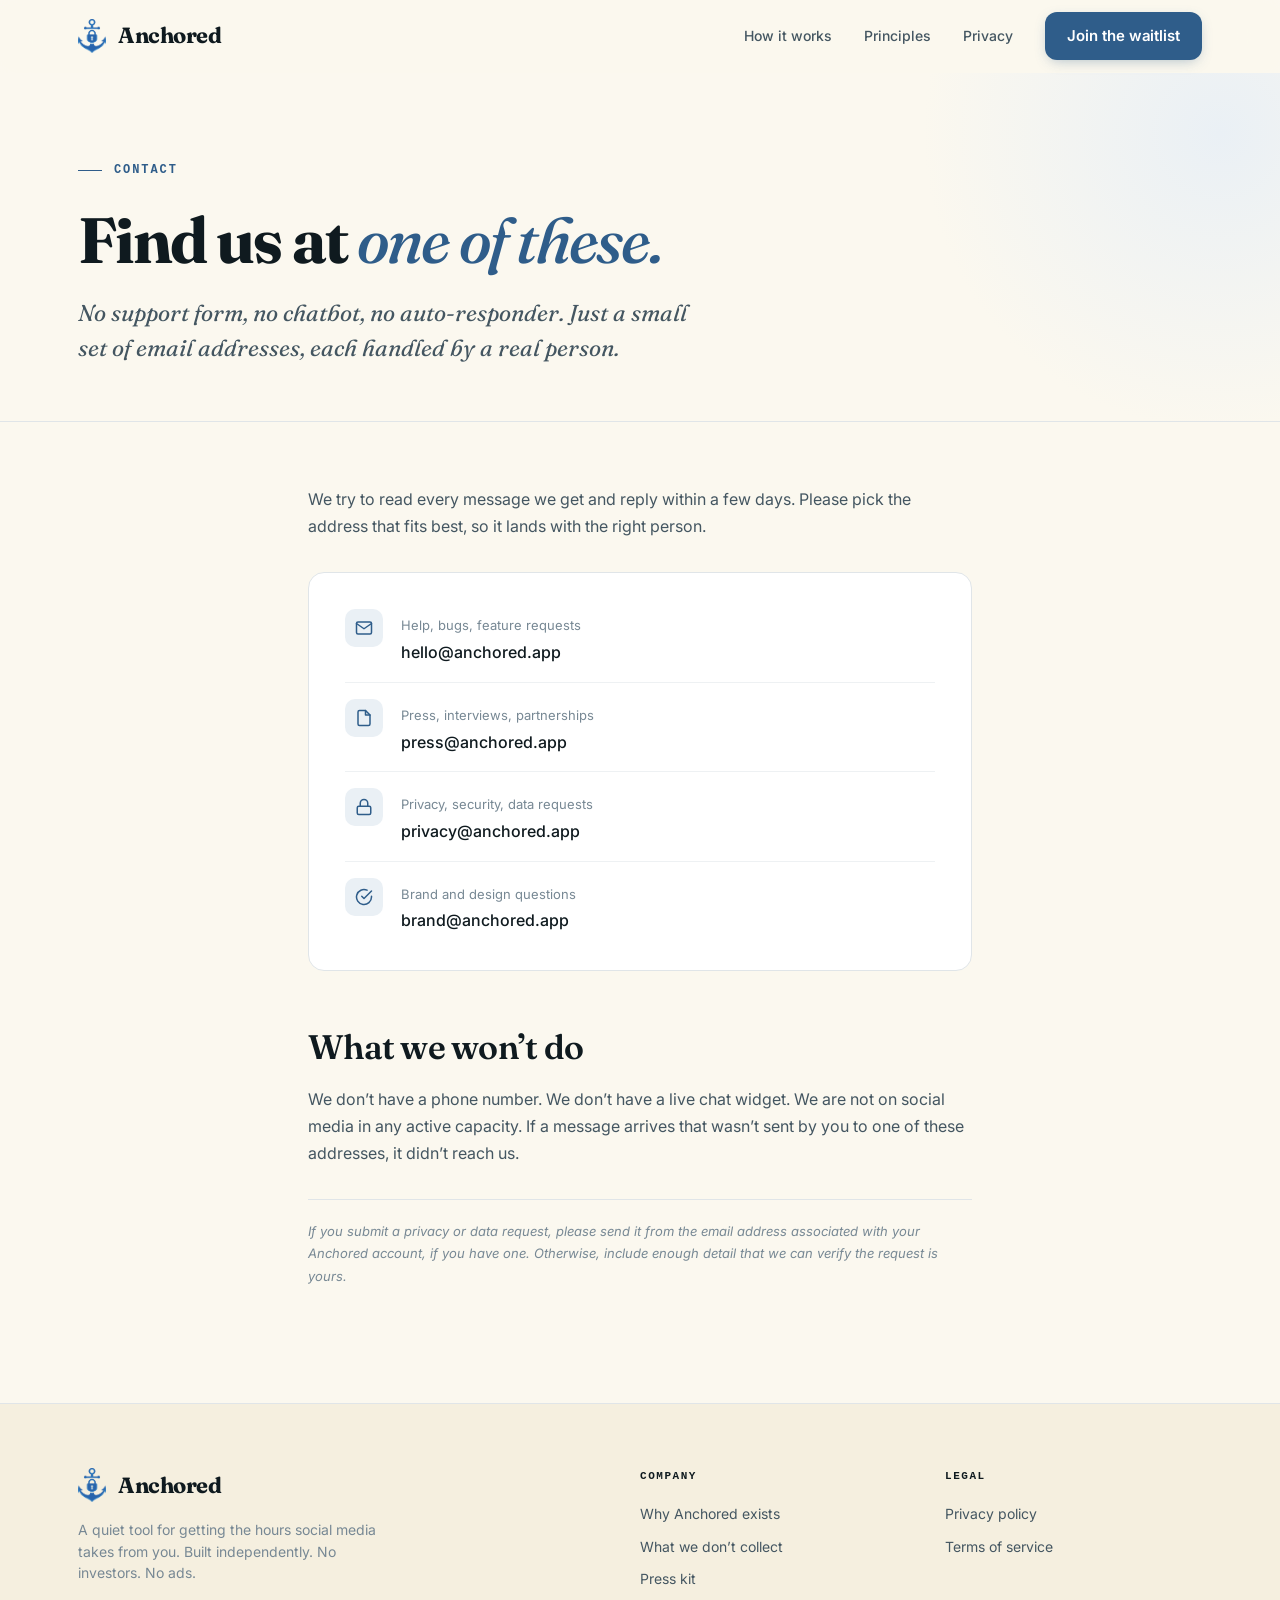
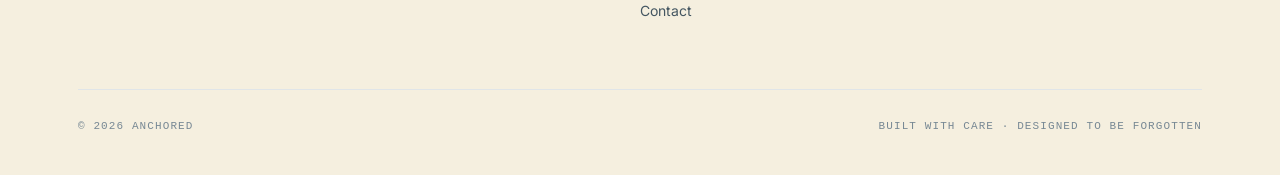
<file: contact.html>
<!DOCTYPE html>
<html lang="en">
<head>
<meta charset="UTF-8">
<meta name="viewport" content="width=device-width, initial-scale=1.0">
<meta name="description" content="How to reach Anchored. Email addresses for help, press, privacy, and brand.">
<meta name="theme-color" content="#FBF8EF">
<title>Contact — Anchored</title>
<link rel="stylesheet" href="styles.css">
<link href="https://fonts.googleapis.com/css2?family=Fraunces:opsz,wght@9..144,400;9..144,500;9..144,600;9..144,700;9..144,800&family=Inter:wght@400;500;600;700&display=swap" rel="stylesheet">
</head>
<body>

<nav class="nav" id="nav">
  <div class="container nav-inner">
    <a href="index.html" class="brand" aria-label="Anchored home">
      <img class="brand-mark" src="anchored-logo.png" alt="Anchored">
      <span class="brand-name">Anchored</span>
    </a>
    <div class="nav-links">
      <a href="index.html#how-it-works" class="nav-link">How it works</a>
      <a href="index.html#principles" class="nav-link">Principles</a>
      <a href="index.html#privacy" class="nav-link">Privacy</a>
      <a href="index.html#waitlist" class="btn btn-primary">Join the waitlist</a>
    </div>
  </div>
</nav>

<section class="subpage-hero">
  <div class="container subpage-hero-inner">
    <div class="eyebrow">Contact</div>
    <h1 class="subpage-title">Find us at <em>one of these.</em></h1>
    <p class="subpage-lead">No support form, no chatbot, no auto-responder. Just a small set of email addresses, each handled by a real person.</p>
  </div>
</section>

<section class="content">
  <div class="container narrow">

    <p>We try to read every message we get and reply within a few days. Please pick the address that fits best, so it lands with the right person.</p>

    <div class="contact-card">

      <div class="contact-row">
        <div class="contact-icon">
          <svg viewBox="0 0 24 24" fill="none" stroke="currentColor" stroke-width="2" stroke-linecap="round" stroke-linejoin="round"><path d="M4 4h16c1.1 0 2 .9 2 2v12c0 1.1-.9 2-2 2H4c-1.1 0-2-.9-2-2V6c0-1.1.9-2 2-2z"/><polyline points="22,6 12,13 2,6"/></svg>
        </div>
        <div class="contact-text">
          <div class="contact-label">Help, bugs, feature requests</div>
          <div class="contact-value"><a href="mailto:hello@anchored.app">hello@anchored.app</a></div>
        </div>
      </div>

      <div class="contact-row">
        <div class="contact-icon">
          <svg viewBox="0 0 24 24" fill="none" stroke="currentColor" stroke-width="2" stroke-linecap="round" stroke-linejoin="round"><path d="M14 2H6a2 2 0 0 0-2 2v16a2 2 0 0 0 2 2h12a2 2 0 0 0 2-2V8z"/><polyline points="14 2 14 8 20 8"/></svg>
        </div>
        <div class="contact-text">
          <div class="contact-label">Press, interviews, partnerships</div>
          <div class="contact-value"><a href="mailto:press@anchored.app">press@anchored.app</a></div>
        </div>
      </div>

      <div class="contact-row">
        <div class="contact-icon">
          <svg viewBox="0 0 24 24" fill="none" stroke="currentColor" stroke-width="2" stroke-linecap="round" stroke-linejoin="round"><rect x="3" y="11" width="18" height="11" rx="2" ry="2"/><path d="M7 11V7a5 5 0 0 1 10 0v4"/></svg>
        </div>
        <div class="contact-text">
          <div class="contact-label">Privacy, security, data requests</div>
          <div class="contact-value"><a href="mailto:privacy@anchored.app">privacy@anchored.app</a></div>
        </div>
      </div>

      <div class="contact-row">
        <div class="contact-icon">
          <svg viewBox="0 0 24 24" fill="none" stroke="currentColor" stroke-width="2" stroke-linecap="round" stroke-linejoin="round"><path d="M22 11.08V12a10 10 0 1 1-5.93-9.14"/><polyline points="22 4 12 14.01 9 11.01"/></svg>
        </div>
        <div class="contact-text">
          <div class="contact-label">Brand and design questions</div>
          <div class="contact-value"><a href="mailto:brand@anchored.app">brand@anchored.app</a></div>
        </div>
      </div>

    </div>

    <h2>What we won’t do</h2>
    <p>We don’t have a phone number. We don’t have a live chat widget. We are not on social media in any active capacity. If a message arrives that wasn’t sent by you to one of these addresses, it didn’t reach us.</p>

    <p class="muted-note">If you submit a privacy or data request, please send it from the email address associated with your Anchored account, if you have one. Otherwise, include enough detail that we can verify the request is yours.</p>

  </div>
</section>

<footer>
  <div class="container">
    <div class="footer-inner">
      <div>
        <a href="index.html" class="brand" aria-label="Anchored">
          <img class="brand-mark" src="anchored-logo.png" alt="Anchored">
          <span class="brand-name">Anchored</span>
        </a>
        <p class="footer-brand-text">A quiet tool for getting the hours social media takes from you. Built independently. No investors. No ads.</p>
      </div>

      <div class="footer-col">
        <h4>Company</h4>
        <a href="why-anchored.html">Why Anchored exists</a>
        <a href="what-we-dont-collect.html">What we don’t collect</a>
        <a href="press-kit.html">Press kit</a>
        <a href="contact.html">Contact</a>
      </div>

      <div class="footer-col">
        <h4>Legal</h4>
        <a href="privacy-policy.html">Privacy policy</a>
        <a href="terms.html">Terms of service</a>
      </div>
    </div>

    <div class="footer-bottom">
      <span>© 2026 Anchored</span>
      <span>Built with care · Designed to be forgotten</span>
    </div>
  </div>
</footer>

<script>
  const nav = document.getElementById('nav');
  const onScroll = () => {
    if (window.scrollY > 12) nav.classList.add('scrolled');
    else nav.classList.remove('scrolled');
  };
  window.addEventListener('scroll', onScroll, { passive: true });
  onScroll();
</script>

</body>
</html>
</file>
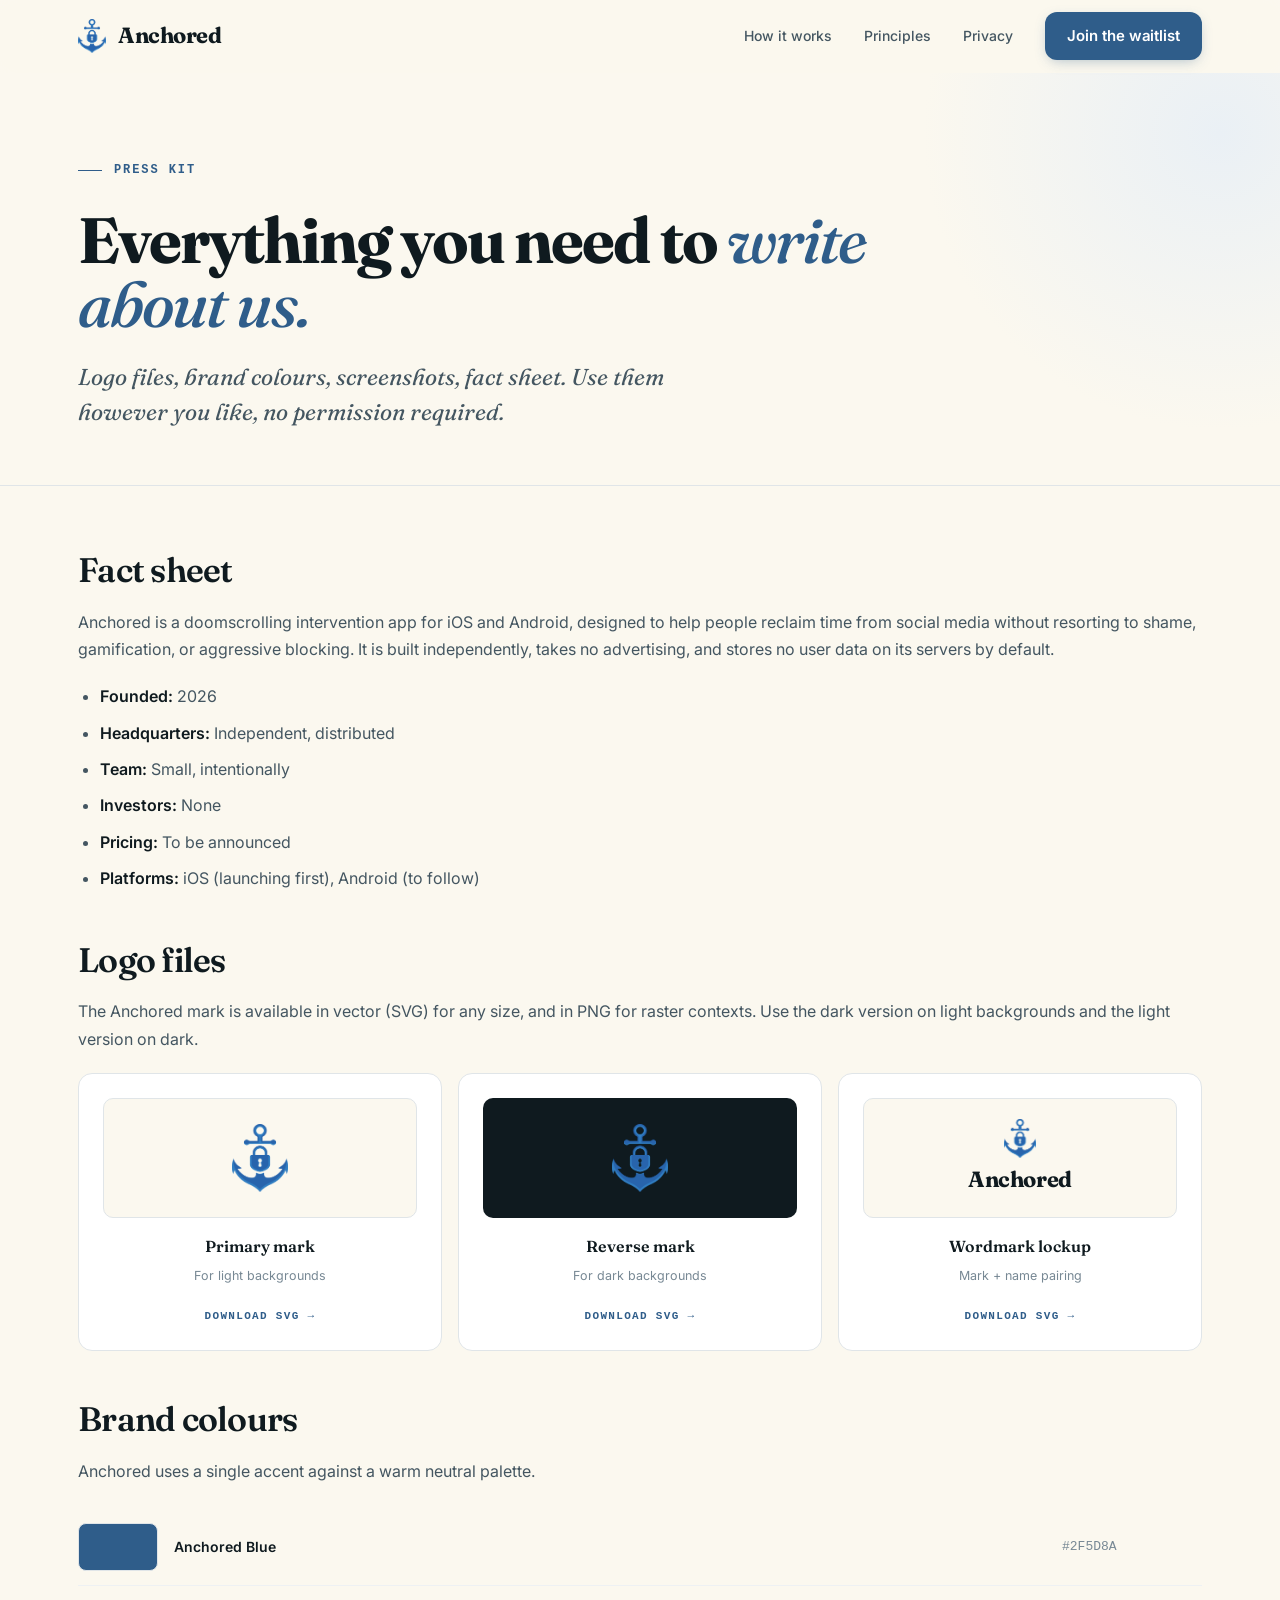
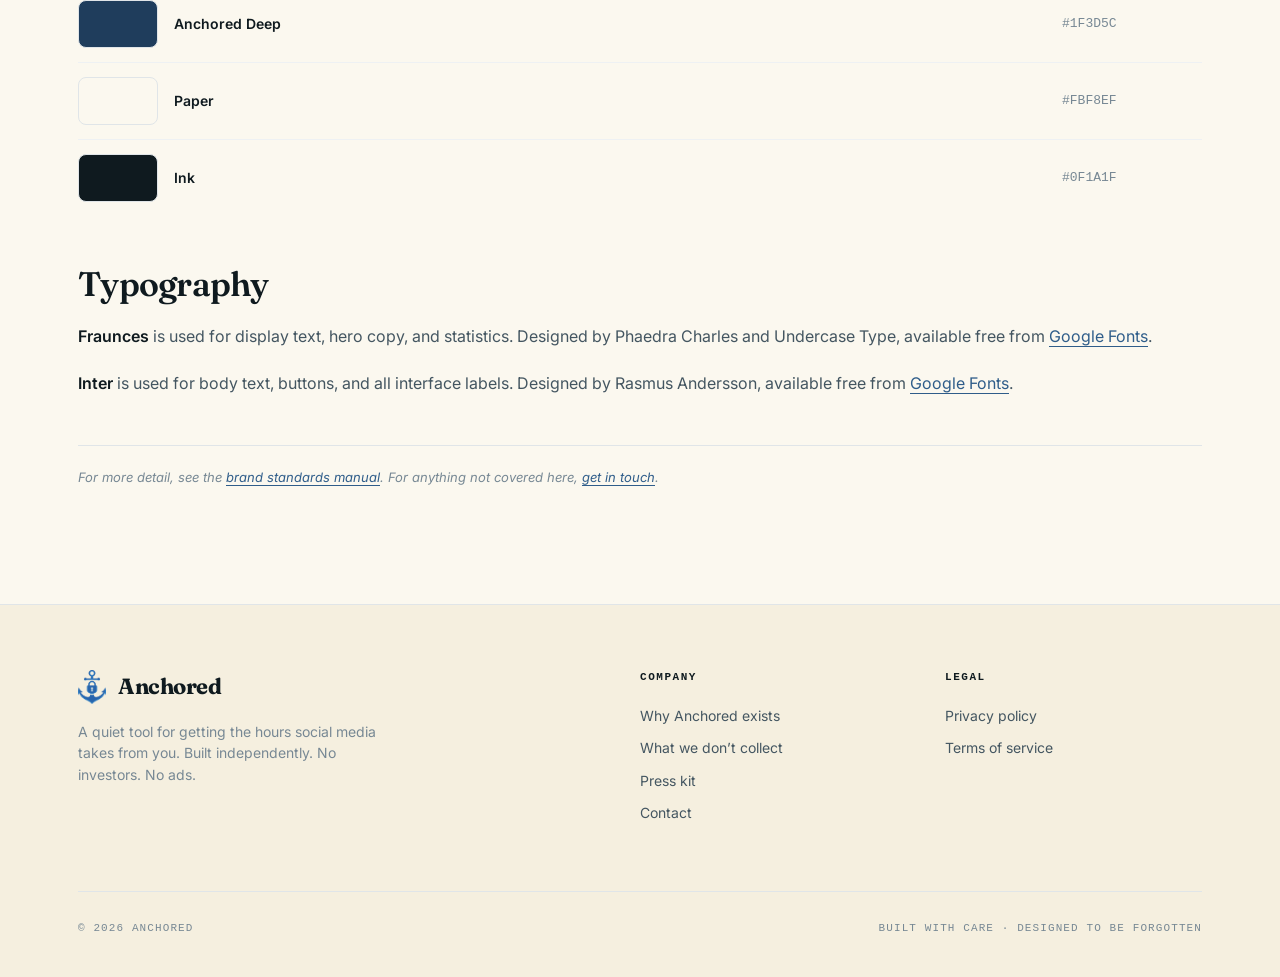
<file: press-kit.html>
<!DOCTYPE html>
<html lang="en">
<head>
<meta charset="UTF-8">
<meta name="viewport" content="width=device-width, initial-scale=1.0">
<meta name="description" content="Logo files, brand colours, screenshots, and fact sheet for press and partners.">
<meta name="theme-color" content="#FBF8EF">
<title>Press kit — Anchored</title>
<link rel="stylesheet" href="styles.css">
<link href="https://fonts.googleapis.com/css2?family=Fraunces:opsz,wght@9..144,400;9..144,500;9..144,600;9..144,700;9..144,800&family=Inter:wght@400;500;600;700&display=swap" rel="stylesheet">
</head>
<body>

<nav class="nav" id="nav">
  <div class="container nav-inner">
    <a href="index.html" class="brand" aria-label="Anchored home">
      <img class="brand-mark" src="anchored-logo.png" alt="Anchored">
      <span class="brand-name">Anchored</span>
    </a>
    <div class="nav-links">
      <a href="index.html#how-it-works" class="nav-link">How it works</a>
      <a href="index.html#principles" class="nav-link">Principles</a>
      <a href="index.html#privacy" class="nav-link">Privacy</a>
      <a href="index.html#waitlist" class="btn btn-primary">Join the waitlist</a>
    </div>
  </div>
</nav>

<section class="subpage-hero">
  <div class="container subpage-hero-inner">
    <div class="eyebrow">Press kit</div>
    <h1 class="subpage-title">Everything you need to <em>write about us.</em></h1>
    <p class="subpage-lead">Logo files, brand colours, screenshots, fact sheet. Use them however you like, no permission required.</p>
  </div>
</section>

<section class="content">
  <div class="container">

    <div class="kit-section">
      <h2>Fact sheet</h2>
      <p>Anchored is a doomscrolling intervention app for iOS and Android, designed to help people reclaim time from social media without resorting to shame, gamification, or aggressive blocking. It is built independently, takes no advertising, and stores no user data on its servers by default.</p>
      <ul>
        <li><strong>Founded:</strong> 2026</li>
        <li><strong>Headquarters:</strong> Independent, distributed</li>
        <li><strong>Team:</strong> Small, intentionally</li>
        <li><strong>Investors:</strong> None</li>
        <li><strong>Pricing:</strong> To be announced</li>
        <li><strong>Platforms:</strong> iOS (launching first), Android (to follow)</li>
      </ul>
    </div>

    <div class="kit-section">
      <h2>Logo files</h2>
      <p>The Anchored mark is available in vector (SVG) for any size, and in PNG for raster contexts. Use the dark version on light backgrounds and the light version on dark.</p>
      <div class="kit-grid">
        <div class="kit-tile">
          <div class="kit-tile-preview" style="background: var(--paper); border: 1px solid var(--line);">
            <img class="logo-img" src="anchored-logo.png" alt="Anchored" width="56">
          </div>
          <h4>Primary mark</h4>
          <p>For light backgrounds</p>
          <a href="#" class="kit-link">Download SVG &rarr;</a>
        </div>

        <div class="kit-tile">
          <div class="kit-tile-preview" style="background: var(--ink);">
            <img class="logo-img" src="anchored-logo.png" alt="Anchored" width="56">
          </div>
          <h4>Reverse mark</h4>
          <p>For dark backgrounds</p>
          <a href="#" class="kit-link">Download SVG &rarr;</a>
        </div>

        <div class="kit-tile">
          <div class="kit-tile-preview" style="background: var(--paper); border: 1px solid var(--line); flex-direction: column; gap: 4px;">
            <img class="logo-img" src="anchored-logo.png" alt="Anchored" width="32">
            <span style="font-family: 'Fraunces', serif; font-size: 22px; font-weight: 700; color: var(--ink); letter-spacing: -0.02em;">Anchored</span>
          </div>
          <h4>Wordmark lockup</h4>
          <p>Mark + name pairing</p>
          <a href="#" class="kit-link">Download SVG &rarr;</a>
        </div>
      </div>
    </div>

    <div class="kit-section">
      <h2>Brand colours</h2>
      <p>Anchored uses a single accent against a warm neutral palette.</p>
      <div style="margin-top: 24px;">
        <div class="colour-row">
          <div class="colour-swatch" style="background: #2F5D8A;"></div>
          <div class="colour-name">Anchored Blue</div>
          <div class="colour-hex">#2F5D8A</div>
        </div>
        <div class="colour-row">
          <div class="colour-swatch" style="background: #1F3D5C;"></div>
          <div class="colour-name">Anchored Deep</div>
          <div class="colour-hex">#1F3D5C</div>
        </div>
        <div class="colour-row">
          <div class="colour-swatch" style="background: #FBF8EF;"></div>
          <div class="colour-name">Paper</div>
          <div class="colour-hex">#FBF8EF</div>
        </div>
        <div class="colour-row">
          <div class="colour-swatch" style="background: #0F1A1F;"></div>
          <div class="colour-name">Ink</div>
          <div class="colour-hex">#0F1A1F</div>
        </div>
      </div>
    </div>

    <div class="kit-section">
      <h2>Typography</h2>
      <p><strong>Fraunces</strong> is used for display text, hero copy, and statistics. Designed by Phaedra Charles and Undercase Type, available free from <a href="https://fonts.google.com/specimen/Fraunces" style="color: var(--accent); border-bottom: 1px solid currentColor;">Google Fonts</a>.</p>
      <p><strong>Inter</strong> is used for body text, buttons, and all interface labels. Designed by Rasmus Andersson, available free from <a href="https://fonts.google.com/specimen/Inter" style="color: var(--accent); border-bottom: 1px solid currentColor;">Google Fonts</a>.</p>
    </div>

    <p class="muted-note">For more detail, see the <a href="#" style="color: var(--accent); border-bottom: 1px solid currentColor;">brand standards manual</a>. For anything not covered here, <a href="contact.html" style="color: var(--accent); border-bottom: 1px solid currentColor;">get in touch</a>.</p>

  </div>
</section>

<footer>
  <div class="container">
    <div class="footer-inner">
      <div>
        <a href="index.html" class="brand" aria-label="Anchored">
          <img class="brand-mark" src="anchored-logo.png" alt="Anchored">
          <span class="brand-name">Anchored</span>
        </a>
        <p class="footer-brand-text">A quiet tool for getting the hours social media takes from you. Built independently. No investors. No ads.</p>
      </div>

      <div class="footer-col">
        <h4>Company</h4>
        <a href="why-anchored.html">Why Anchored exists</a>
        <a href="what-we-dont-collect.html">What we don’t collect</a>
        <a href="press-kit.html">Press kit</a>
        <a href="contact.html">Contact</a>
      </div>

      <div class="footer-col">
        <h4>Legal</h4>
        <a href="privacy-policy.html">Privacy policy</a>
        <a href="terms.html">Terms of service</a>
      </div>
    </div>

    <div class="footer-bottom">
      <span>© 2026 Anchored</span>
      <span>Built with care · Designed to be forgotten</span>
    </div>
  </div>
</footer>

<script>
  const nav = document.getElementById('nav');
  const onScroll = () => {
    if (window.scrollY > 12) nav.classList.add('scrolled');
    else nav.classList.remove('scrolled');
  };
  window.addEventListener('scroll', onScroll, { passive: true });
  onScroll();
</script>

</body>
</html>
</file>
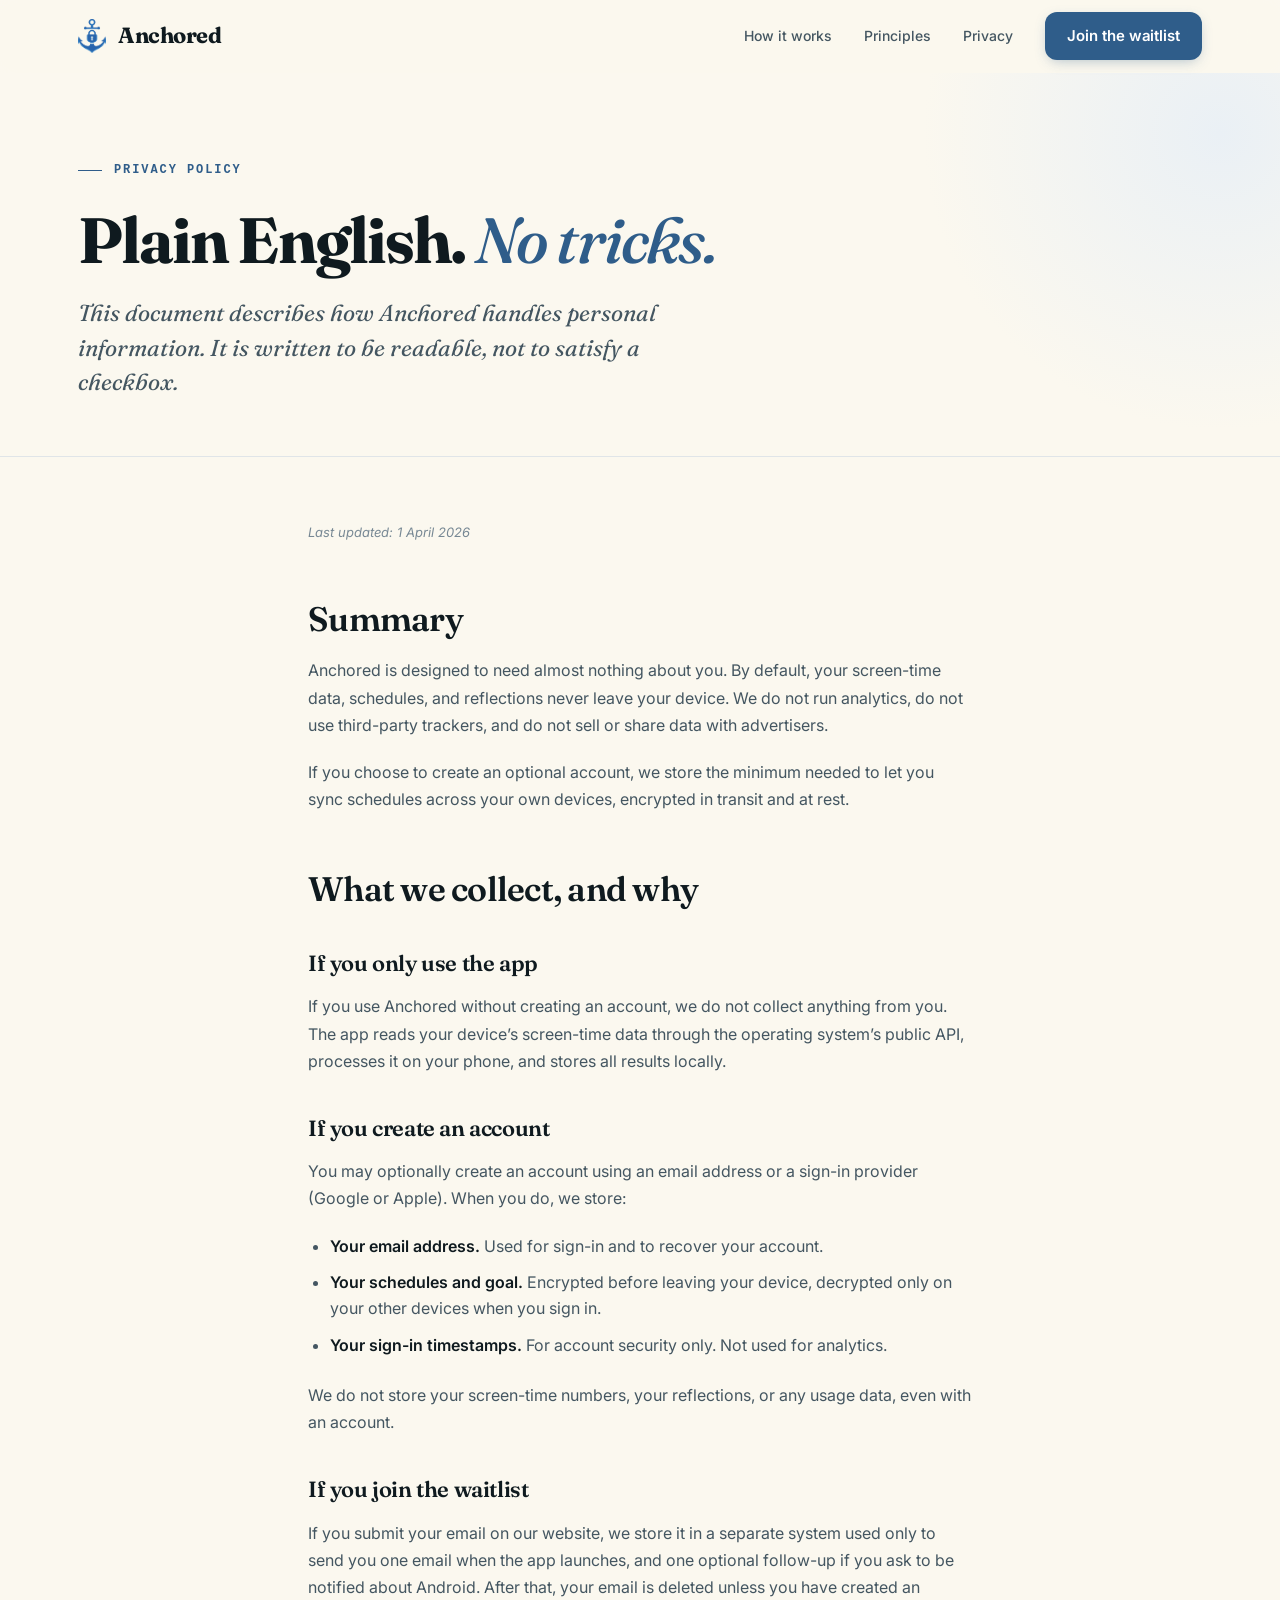
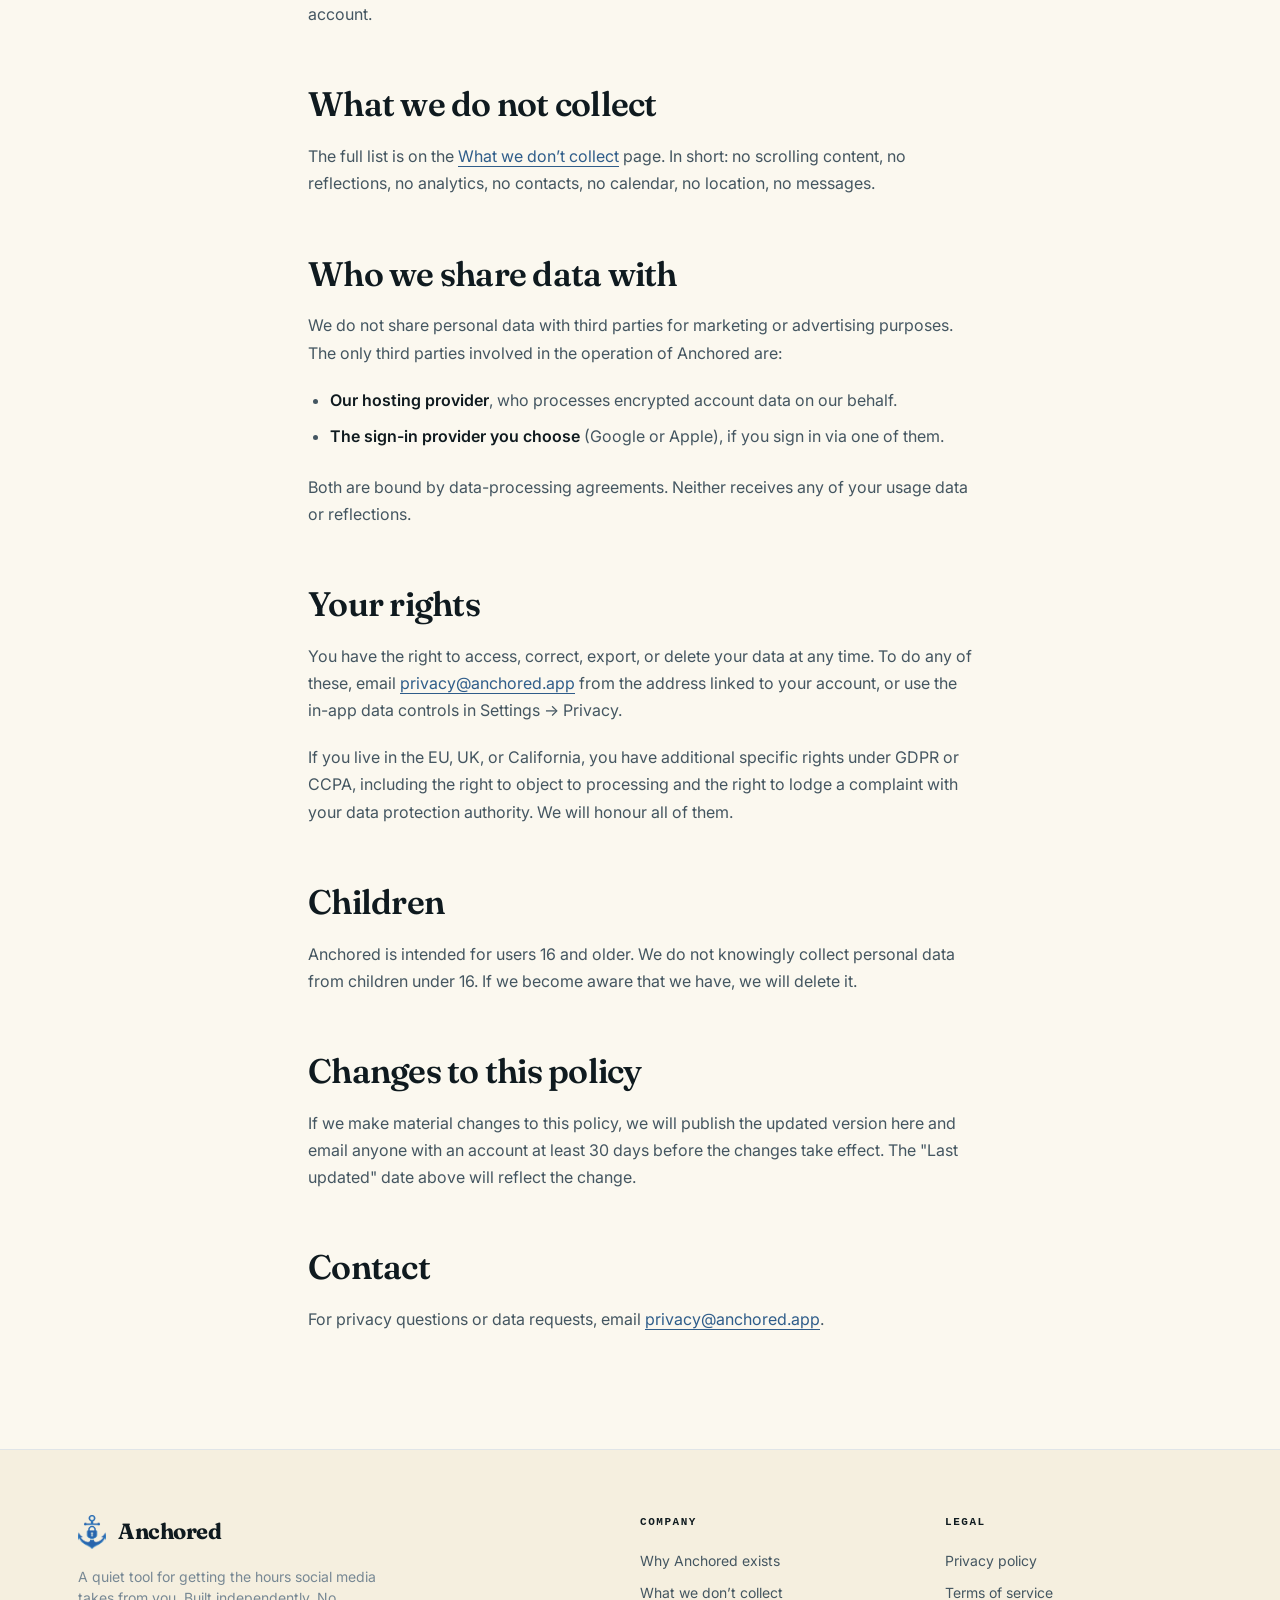
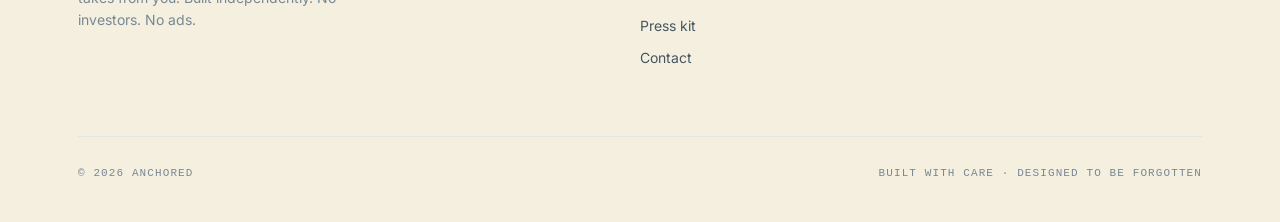
<file: privacy-policy.html>
<!DOCTYPE html>
<html lang="en">
<head>
<meta charset="UTF-8">
<meta name="viewport" content="width=device-width, initial-scale=1.0">
<meta name="description" content="How Anchored handles personal information. Written to be readable, not to satisfy a checkbox.">
<meta name="theme-color" content="#FBF8EF">
<title>Privacy policy — Anchored</title>
<link rel="stylesheet" href="styles.css">
<link href="https://fonts.googleapis.com/css2?family=Fraunces:opsz,wght@9..144,400;9..144,500;9..144,600;9..144,700;9..144,800&family=Inter:wght@400;500;600;700&display=swap" rel="stylesheet">
</head>
<body>

<nav class="nav" id="nav">
  <div class="container nav-inner">
    <a href="index.html" class="brand" aria-label="Anchored home">
      <img class="brand-mark" src="anchored-logo.png" alt="Anchored">
      <span class="brand-name">Anchored</span>
    </a>
    <div class="nav-links">
      <a href="index.html#how-it-works" class="nav-link">How it works</a>
      <a href="index.html#principles" class="nav-link">Principles</a>
      <a href="index.html#privacy" class="nav-link">Privacy</a>
      <a href="index.html#waitlist" class="btn btn-primary">Join the waitlist</a>
    </div>
  </div>
</nav>

<section class="subpage-hero">
  <div class="container subpage-hero-inner">
    <div class="eyebrow">Privacy policy</div>
    <h1 class="subpage-title">Plain English. <em>No tricks.</em></h1>
    <p class="subpage-lead">This document describes how Anchored handles personal information. It is written to be readable, not to satisfy a checkbox.</p>
  </div>
</section>

<section class="content">
  <div class="container narrow">

    <p class="muted-note" style="margin-top: 0; padding-top: 0; border-top: none;">Last updated: 1 April 2026</p>

    <h2>Summary</h2>
    <p>Anchored is designed to need almost nothing about you. By default, your screen-time data, schedules, and reflections never leave your device. We do not run analytics, do not use third-party trackers, and do not sell or share data with advertisers.</p>
    <p>If you choose to create an optional account, we store the minimum needed to let you sync schedules across your own devices, encrypted in transit and at rest.</p>

    <h2>What we collect, and why</h2>

    <h3>If you only use the app</h3>
    <p>If you use Anchored without creating an account, we do not collect anything from you. The app reads your device’s screen-time data through the operating system’s public API, processes it on your phone, and stores all results locally.</p>

    <h3>If you create an account</h3>
    <p>You may optionally create an account using an email address or a sign-in provider (Google or Apple). When you do, we store:</p>
    <ul>
      <li><strong>Your email address.</strong> Used for sign-in and to recover your account.</li>
      <li><strong>Your schedules and goal.</strong> Encrypted before leaving your device, decrypted only on your other devices when you sign in.</li>
      <li><strong>Your sign-in timestamps.</strong> For account security only. Not used for analytics.</li>
    </ul>
    <p>We do not store your screen-time numbers, your reflections, or any usage data, even with an account.</p>

    <h3>If you join the waitlist</h3>
    <p>If you submit your email on our website, we store it in a separate system used only to send you one email when the app launches, and one optional follow-up if you ask to be notified about Android. After that, your email is deleted unless you have created an account.</p>

    <h2>What we do not collect</h2>
    <p>The full list is on the <a href="what-we-dont-collect.html" style="color: var(--accent); border-bottom: 1px solid currentColor;">What we don’t collect</a> page. In short: no scrolling content, no reflections, no analytics, no contacts, no calendar, no location, no messages.</p>

    <h2>Who we share data with</h2>
    <p>We do not share personal data with third parties for marketing or advertising purposes. The only third parties involved in the operation of Anchored are:</p>
    <ul>
      <li><strong>Our hosting provider</strong>, who processes encrypted account data on our behalf.</li>
      <li><strong>The sign-in provider you choose</strong> (Google or Apple), if you sign in via one of them.</li>
    </ul>
    <p>Both are bound by data-processing agreements. Neither receives any of your usage data or reflections.</p>

    <h2>Your rights</h2>
    <p>You have the right to access, correct, export, or delete your data at any time. To do any of these, email <a href="mailto:privacy@anchored.app" style="color: var(--accent); border-bottom: 1px solid currentColor;">privacy@anchored.app</a> from the address linked to your account, or use the in-app data controls in Settings &rarr; Privacy.</p>
    <p>If you live in the EU, UK, or California, you have additional specific rights under GDPR or CCPA, including the right to object to processing and the right to lodge a complaint with your data protection authority. We will honour all of them.</p>

    <h2>Children</h2>
    <p>Anchored is intended for users 16 and older. We do not knowingly collect personal data from children under 16. If we become aware that we have, we will delete it.</p>

    <h2>Changes to this policy</h2>
    <p>If we make material changes to this policy, we will publish the updated version here and email anyone with an account at least 30 days before the changes take effect. The "Last updated" date above will reflect the change.</p>

    <h2>Contact</h2>
    <p>For privacy questions or data requests, email <a href="mailto:privacy@anchored.app" style="color: var(--accent); border-bottom: 1px solid currentColor;">privacy@anchored.app</a>.</p>

  </div>
</section>

<footer>
  <div class="container">
    <div class="footer-inner">
      <div>
        <a href="index.html" class="brand" aria-label="Anchored">
          <img class="brand-mark" src="anchored-logo.png" alt="Anchored">
          <span class="brand-name">Anchored</span>
        </a>
        <p class="footer-brand-text">A quiet tool for getting the hours social media takes from you. Built independently. No investors. No ads.</p>
      </div>

      <div class="footer-col">
        <h4>Company</h4>
        <a href="why-anchored.html">Why Anchored exists</a>
        <a href="what-we-dont-collect.html">What we don’t collect</a>
        <a href="press-kit.html">Press kit</a>
        <a href="contact.html">Contact</a>
      </div>

      <div class="footer-col">
        <h4>Legal</h4>
        <a href="privacy-policy.html">Privacy policy</a>
        <a href="terms.html">Terms of service</a>
      </div>
    </div>

    <div class="footer-bottom">
      <span>© 2026 Anchored</span>
      <span>Built with care · Designed to be forgotten</span>
    </div>
  </div>
</footer>

<script>
  const nav = document.getElementById('nav');
  const onScroll = () => {
    if (window.scrollY > 12) nav.classList.add('scrolled');
    else nav.classList.remove('scrolled');
  };
  window.addEventListener('scroll', onScroll, { passive: true });
  onScroll();
</script>

</body>
</html>
</file>
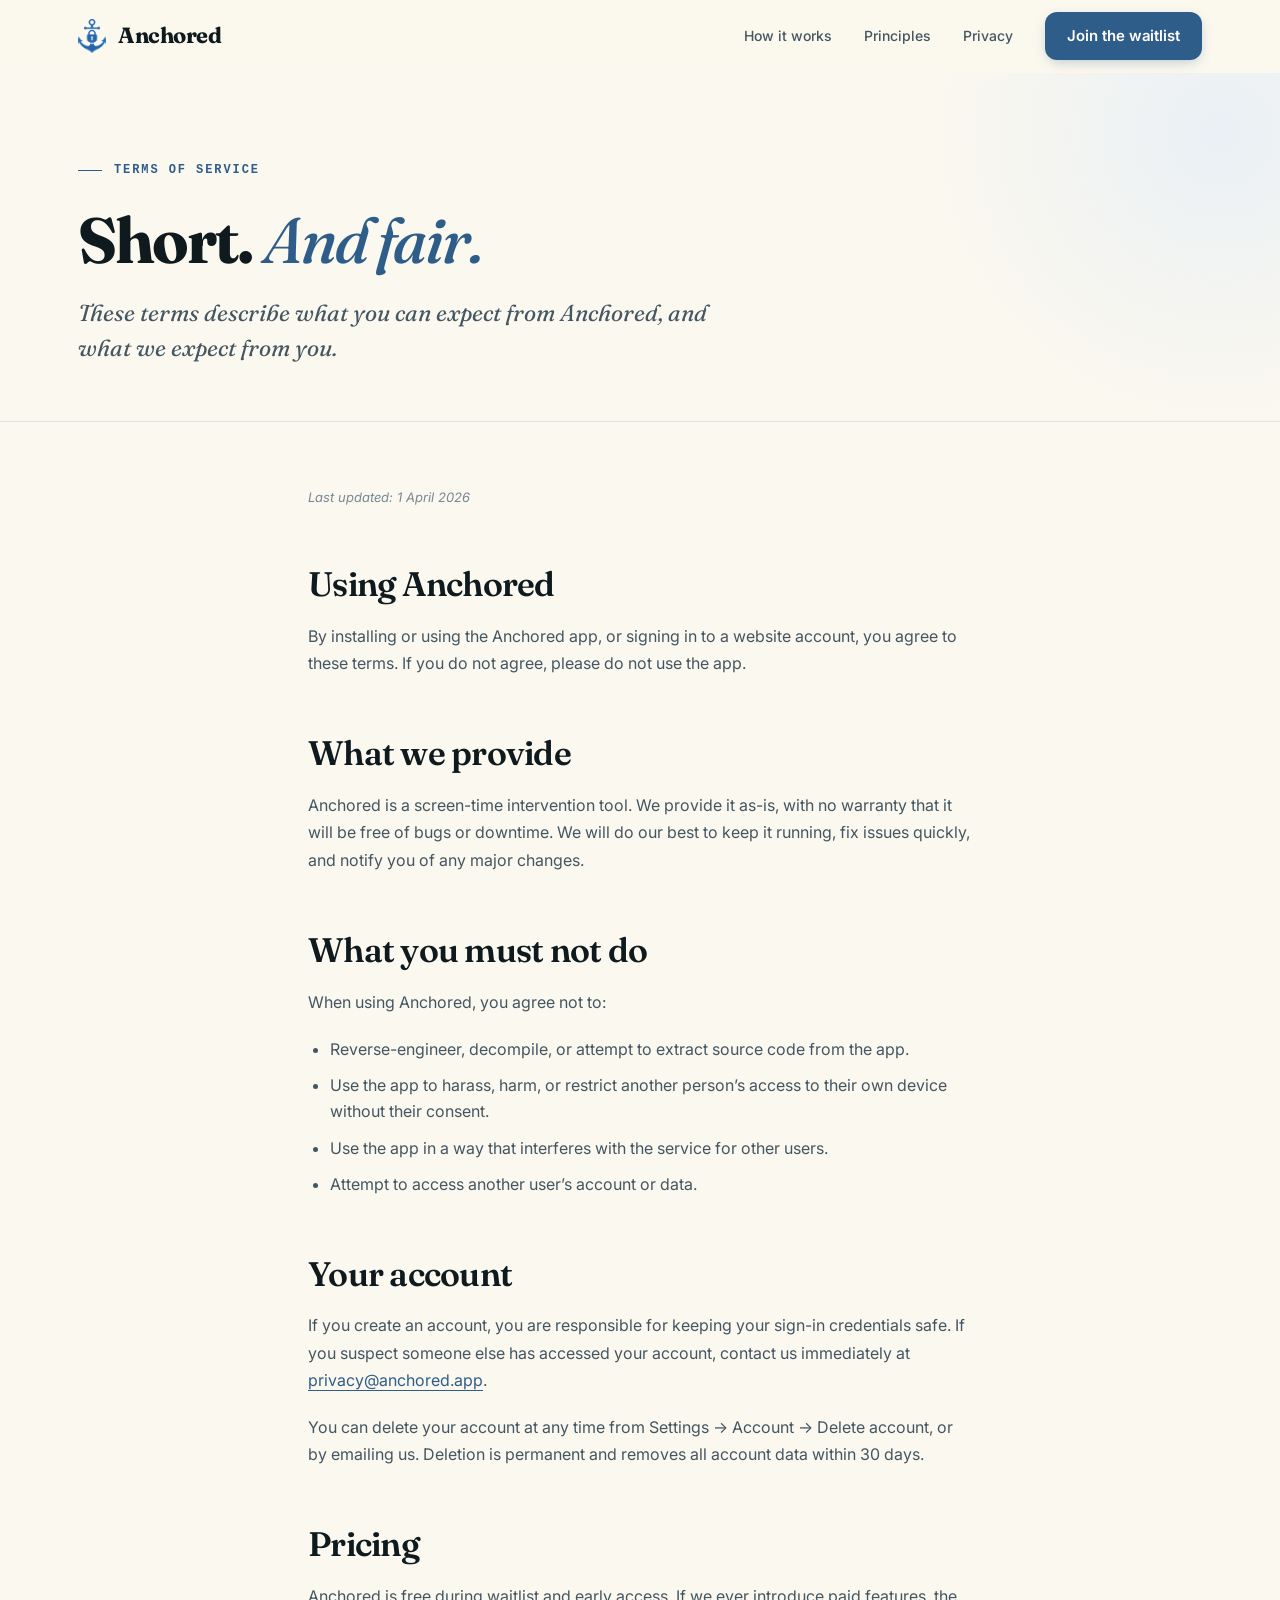
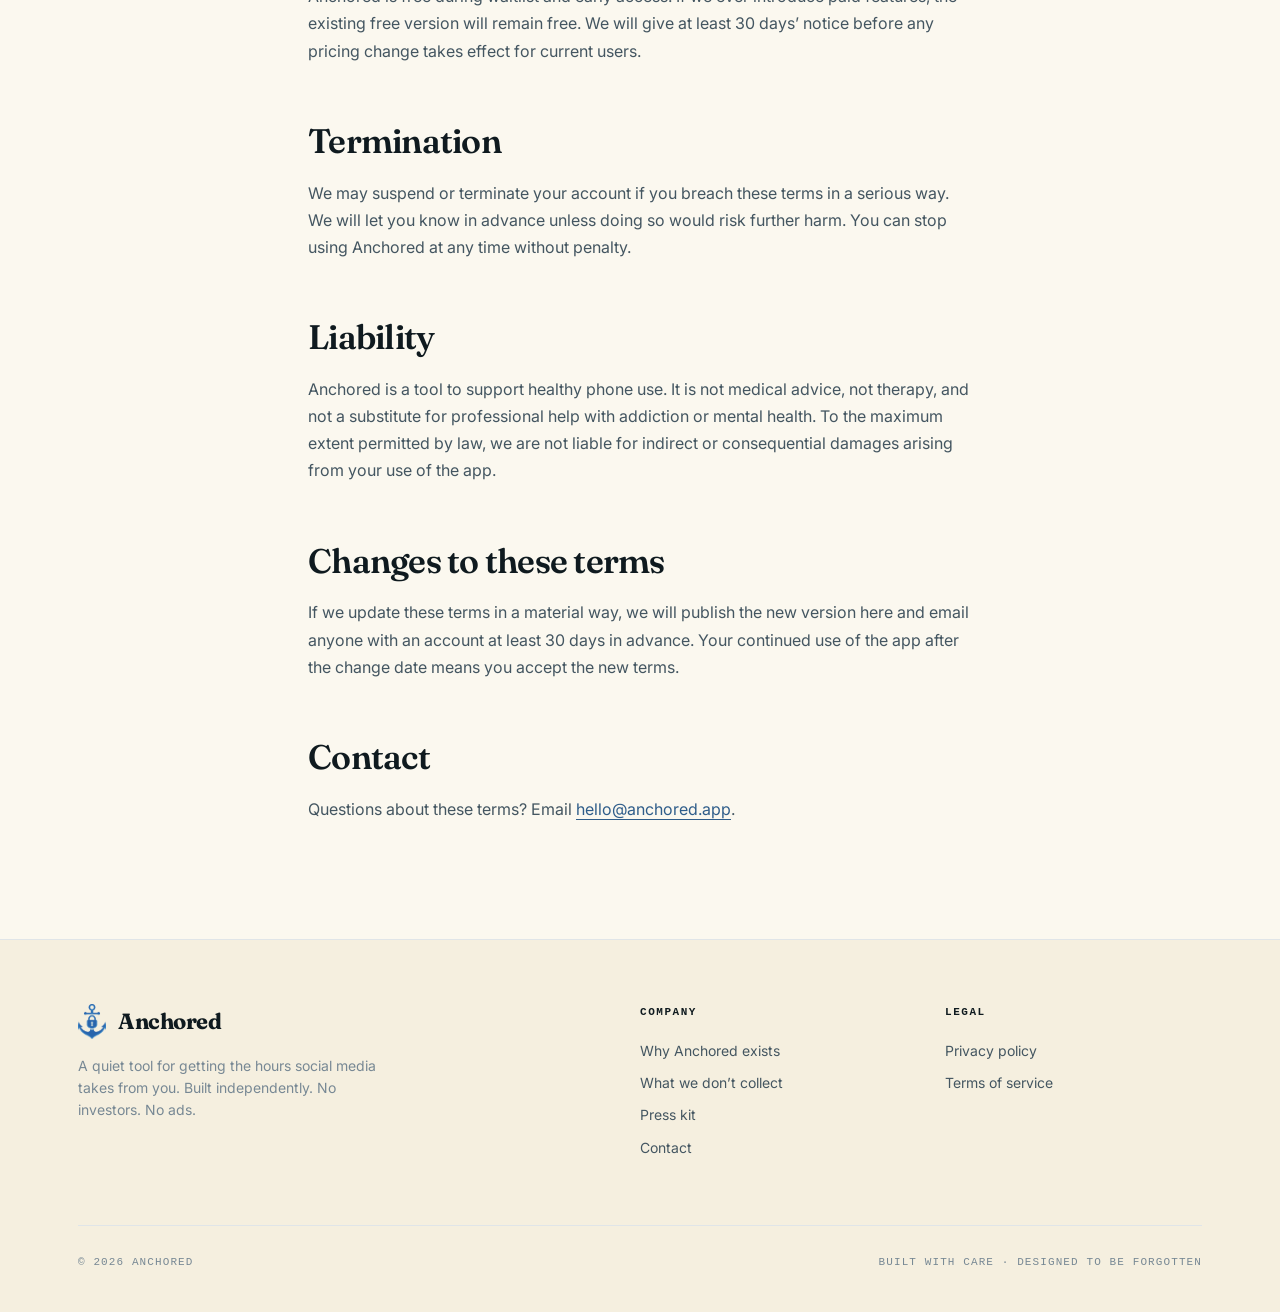
<file: terms.html>
<!DOCTYPE html>
<html lang="en">
<head>
<meta charset="UTF-8">
<meta name="viewport" content="width=device-width, initial-scale=1.0">
<meta name="description" content="Short and fair terms that describe what you can expect from Anchored.">
<meta name="theme-color" content="#FBF8EF">
<title>Terms of service — Anchored</title>
<link rel="stylesheet" href="styles.css">
<link href="https://fonts.googleapis.com/css2?family=Fraunces:opsz,wght@9..144,400;9..144,500;9..144,600;9..144,700;9..144,800&family=Inter:wght@400;500;600;700&display=swap" rel="stylesheet">
</head>
<body>

<nav class="nav" id="nav">
  <div class="container nav-inner">
    <a href="index.html" class="brand" aria-label="Anchored home">
      <img class="brand-mark" src="anchored-logo.png" alt="Anchored">
      <span class="brand-name">Anchored</span>
    </a>
    <div class="nav-links">
      <a href="index.html#how-it-works" class="nav-link">How it works</a>
      <a href="index.html#principles" class="nav-link">Principles</a>
      <a href="index.html#privacy" class="nav-link">Privacy</a>
      <a href="index.html#waitlist" class="btn btn-primary">Join the waitlist</a>
    </div>
  </div>
</nav>

<section class="subpage-hero">
  <div class="container subpage-hero-inner">
    <div class="eyebrow">Terms of service</div>
    <h1 class="subpage-title">Short. <em>And fair.</em></h1>
    <p class="subpage-lead">These terms describe what you can expect from Anchored, and what we expect from you.</p>
  </div>
</section>

<section class="content">
  <div class="container narrow">

    <p class="muted-note" style="margin-top: 0; padding-top: 0; border-top: none;">Last updated: 1 April 2026</p>

    <h2>Using Anchored</h2>
    <p>By installing or using the Anchored app, or signing in to a website account, you agree to these terms. If you do not agree, please do not use the app.</p>

    <h2>What we provide</h2>
    <p>Anchored is a screen-time intervention tool. We provide it as-is, with no warranty that it will be free of bugs or downtime. We will do our best to keep it running, fix issues quickly, and notify you of any major changes.</p>

    <h2>What you must not do</h2>
    <p>When using Anchored, you agree not to:</p>
    <ul>
      <li>Reverse-engineer, decompile, or attempt to extract source code from the app.</li>
      <li>Use the app to harass, harm, or restrict another person’s access to their own device without their consent.</li>
      <li>Use the app in a way that interferes with the service for other users.</li>
      <li>Attempt to access another user’s account or data.</li>
    </ul>

    <h2>Your account</h2>
    <p>If you create an account, you are responsible for keeping your sign-in credentials safe. If you suspect someone else has accessed your account, contact us immediately at <a href="mailto:privacy@anchored.app" style="color: var(--accent); border-bottom: 1px solid currentColor;">privacy@anchored.app</a>.</p>
    <p>You can delete your account at any time from Settings &rarr; Account &rarr; Delete account, or by emailing us. Deletion is permanent and removes all account data within 30 days.</p>

    <h2>Pricing</h2>
    <p>Anchored is free during waitlist and early access. If we ever introduce paid features, the existing free version will remain free. We will give at least 30 days’ notice before any pricing change takes effect for current users.</p>

    <h2>Termination</h2>
    <p>We may suspend or terminate your account if you breach these terms in a serious way. We will let you know in advance unless doing so would risk further harm. You can stop using Anchored at any time without penalty.</p>

    <h2>Liability</h2>
    <p>Anchored is a tool to support healthy phone use. It is not medical advice, not therapy, and not a substitute for professional help with addiction or mental health. To the maximum extent permitted by law, we are not liable for indirect or consequential damages arising from your use of the app.</p>

    <h2>Changes to these terms</h2>
    <p>If we update these terms in a material way, we will publish the new version here and email anyone with an account at least 30 days in advance. Your continued use of the app after the change date means you accept the new terms.</p>

    <h2>Contact</h2>
    <p>Questions about these terms? Email <a href="mailto:hello@anchored.app" style="color: var(--accent); border-bottom: 1px solid currentColor;">hello@anchored.app</a>.</p>

  </div>
</section>

<footer>
  <div class="container">
    <div class="footer-inner">
      <div>
        <a href="index.html" class="brand" aria-label="Anchored">
          <img class="brand-mark" src="anchored-logo.png" alt="Anchored">
          <span class="brand-name">Anchored</span>
        </a>
        <p class="footer-brand-text">A quiet tool for getting the hours social media takes from you. Built independently. No investors. No ads.</p>
      </div>

      <div class="footer-col">
        <h4>Company</h4>
        <a href="why-anchored.html">Why Anchored exists</a>
        <a href="what-we-dont-collect.html">What we don’t collect</a>
        <a href="press-kit.html">Press kit</a>
        <a href="contact.html">Contact</a>
      </div>

      <div class="footer-col">
        <h4>Legal</h4>
        <a href="privacy-policy.html">Privacy policy</a>
        <a href="terms.html">Terms of service</a>
      </div>
    </div>

    <div class="footer-bottom">
      <span>© 2026 Anchored</span>
      <span>Built with care · Designed to be forgotten</span>
    </div>
  </div>
</footer>

<script>
  const nav = document.getElementById('nav');
  const onScroll = () => {
    if (window.scrollY > 12) nav.classList.add('scrolled');
    else nav.classList.remove('scrolled');
  };
  window.addEventListener('scroll', onScroll, { passive: true });
  onScroll();
</script>

</body>
</html>
</file>
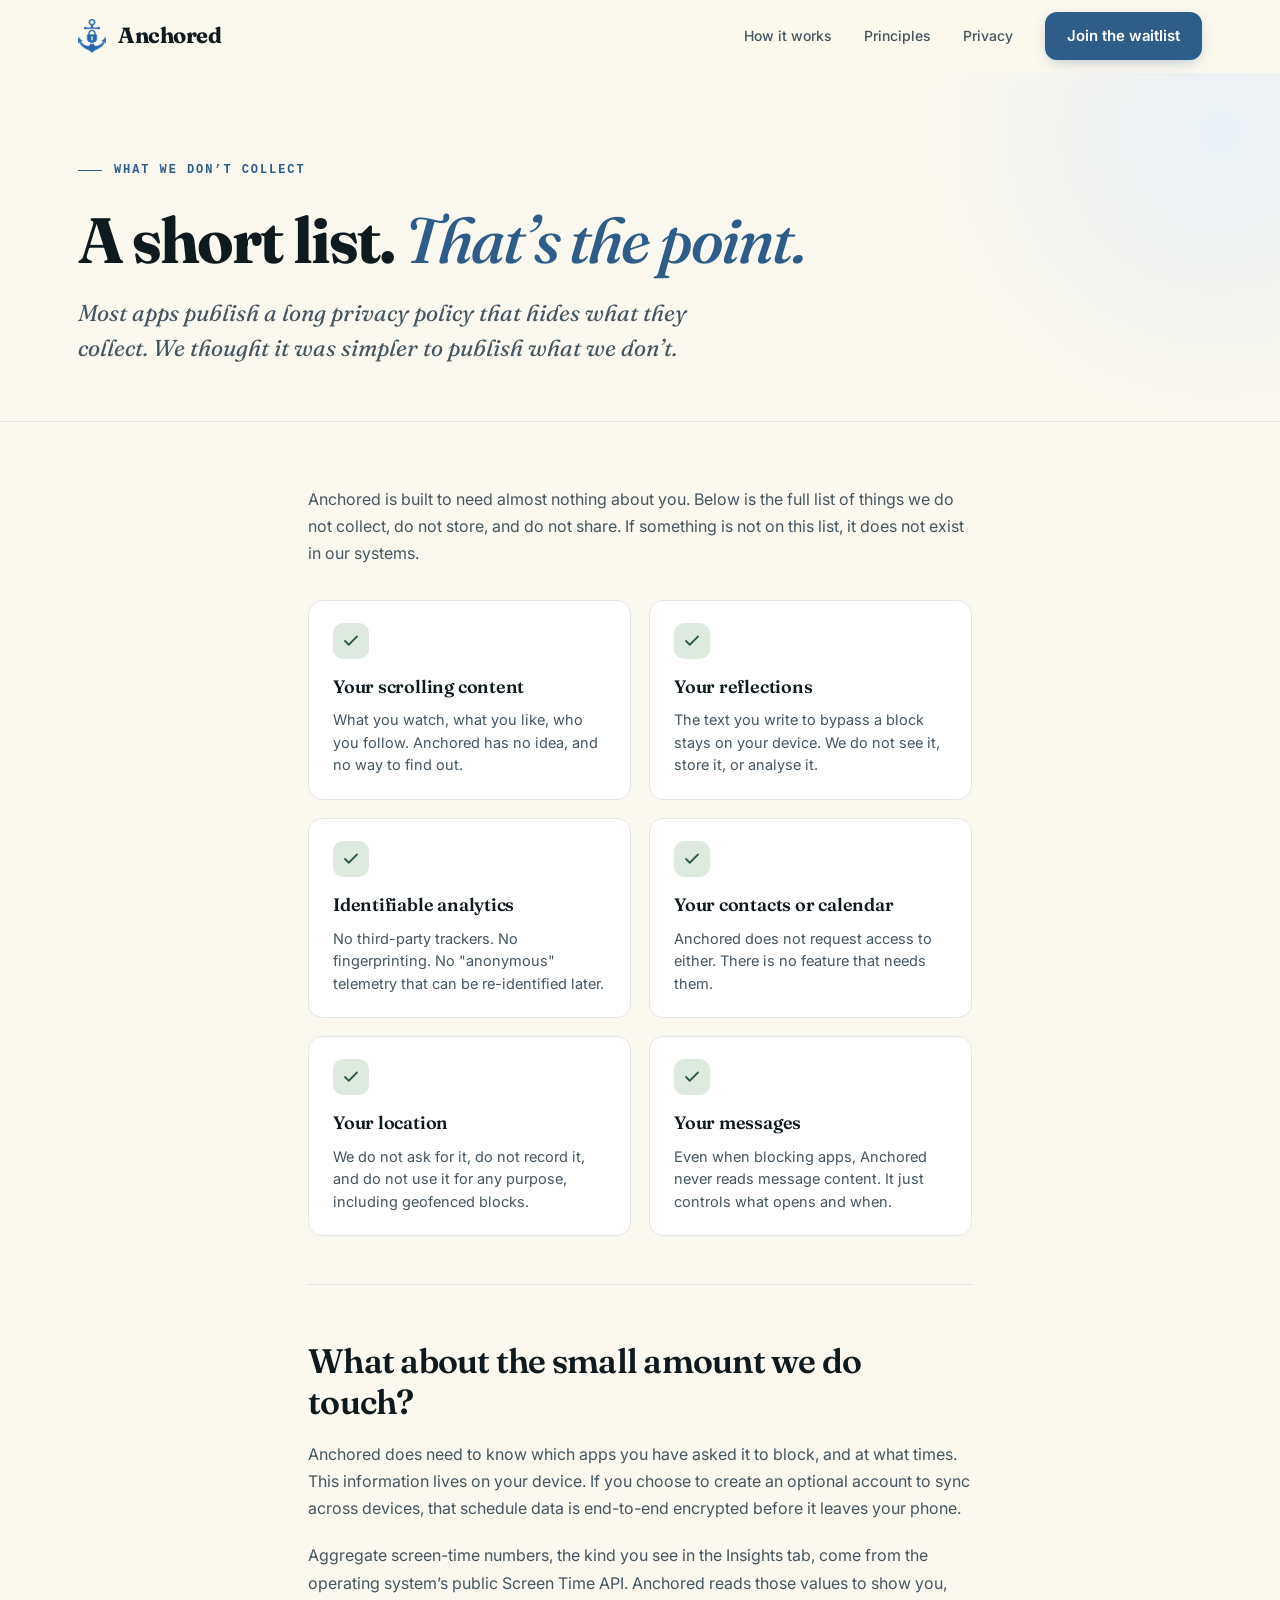
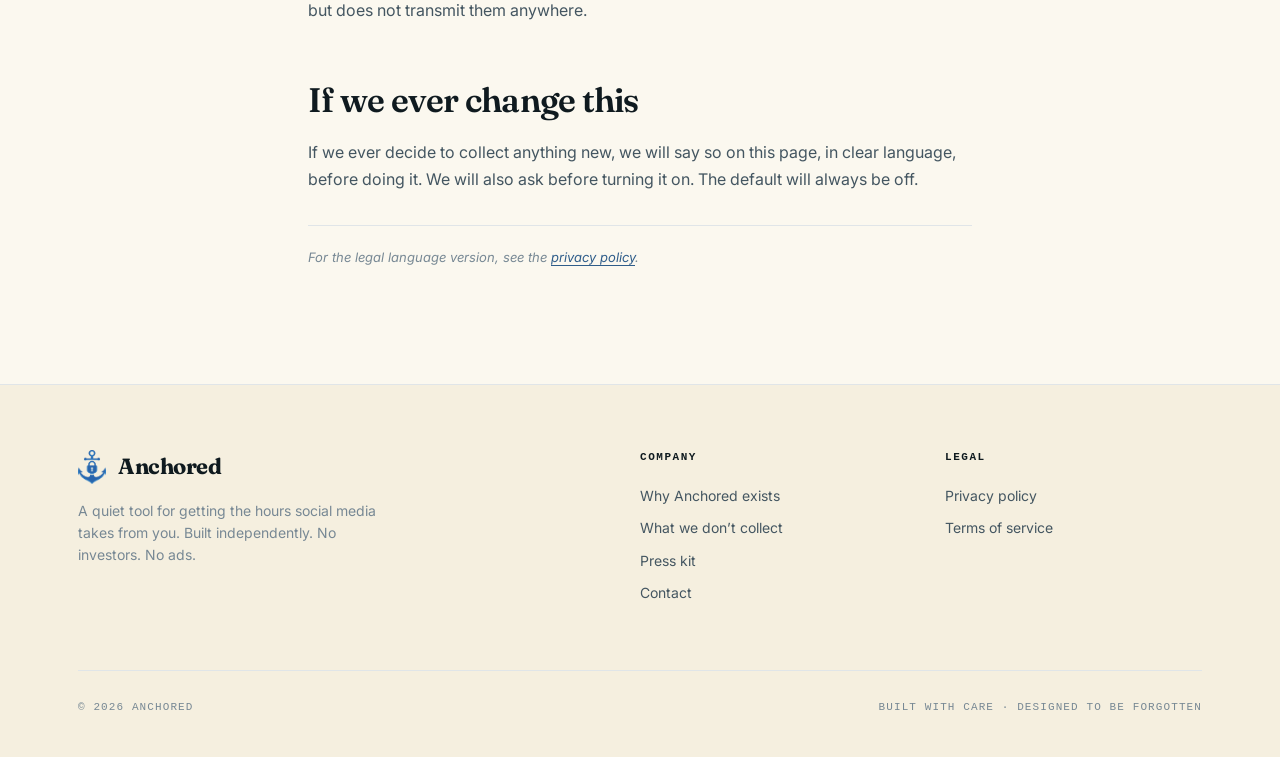
<file: what-we-dont-collect.html>
<!DOCTYPE html>
<html lang="en">
<head>
<meta charset="UTF-8">
<meta name="viewport" content="width=device-width, initial-scale=1.0">
<meta name="description" content="A short list of what Anchored does not collect, store, or share. The full list is the page.">
<meta name="theme-color" content="#FBF8EF">
<title>What we don't collect — Anchored</title>
<link rel="stylesheet" href="styles.css">
<link href="https://fonts.googleapis.com/css2?family=Fraunces:opsz,wght@9..144,400;9..144,500;9..144,600;9..144,700;9..144,800&family=Inter:wght@400;500;600;700&display=swap" rel="stylesheet">
</head>
<body>

<nav class="nav" id="nav">
  <div class="container nav-inner">
    <a href="index.html" class="brand" aria-label="Anchored home">
      <img class="brand-mark" src="anchored-logo.png" alt="Anchored">
      <span class="brand-name">Anchored</span>
    </a>
    <div class="nav-links">
      <a href="index.html#how-it-works" class="nav-link">How it works</a>
      <a href="index.html#principles" class="nav-link">Principles</a>
      <a href="index.html#privacy" class="nav-link">Privacy</a>
      <a href="index.html#waitlist" class="btn btn-primary">Join the waitlist</a>
    </div>
  </div>
</nav>

<section class="subpage-hero">
  <div class="container subpage-hero-inner">
    <div class="eyebrow">What we don’t collect</div>
    <h1 class="subpage-title">A short list. <em>That’s the point.</em></h1>
    <p class="subpage-lead">Most apps publish a long privacy policy that hides what they collect. We thought it was simpler to publish what we don’t.</p>
  </div>
</section>

<section class="content">
  <div class="container narrow">

    <p>Anchored is built to need almost nothing about you. Below is the full list of things we do not collect, do not store, and do not share. If something is not on this list, it does not exist in our systems.</p>

    <div class="card-grid">
      <div class="info-card">
        <div class="info-card-icon"><svg viewBox="0 0 24 24" fill="none" stroke="currentColor" stroke-width="2.4" stroke-linecap="round" stroke-linejoin="round"><path d="M20 6L9 17l-5-5"/></svg></div>
        <h4>Your scrolling content</h4>
        <p>What you watch, what you like, who you follow. Anchored has no idea, and no way to find out.</p>
      </div>

      <div class="info-card">
        <div class="info-card-icon"><svg viewBox="0 0 24 24" fill="none" stroke="currentColor" stroke-width="2.4" stroke-linecap="round" stroke-linejoin="round"><path d="M20 6L9 17l-5-5"/></svg></div>
        <h4>Your reflections</h4>
        <p>The text you write to bypass a block stays on your device. We do not see it, store it, or analyse it.</p>
      </div>

      <div class="info-card">
        <div class="info-card-icon"><svg viewBox="0 0 24 24" fill="none" stroke="currentColor" stroke-width="2.4" stroke-linecap="round" stroke-linejoin="round"><path d="M20 6L9 17l-5-5"/></svg></div>
        <h4>Identifiable analytics</h4>
        <p>No third-party trackers. No fingerprinting. No "anonymous" telemetry that can be re-identified later.</p>
      </div>

      <div class="info-card">
        <div class="info-card-icon"><svg viewBox="0 0 24 24" fill="none" stroke="currentColor" stroke-width="2.4" stroke-linecap="round" stroke-linejoin="round"><path d="M20 6L9 17l-5-5"/></svg></div>
        <h4>Your contacts or calendar</h4>
        <p>Anchored does not request access to either. There is no feature that needs them.</p>
      </div>

      <div class="info-card">
        <div class="info-card-icon"><svg viewBox="0 0 24 24" fill="none" stroke="currentColor" stroke-width="2.4" stroke-linecap="round" stroke-linejoin="round"><path d="M20 6L9 17l-5-5"/></svg></div>
        <h4>Your location</h4>
        <p>We do not ask for it, do not record it, and do not use it for any purpose, including geofenced blocks.</p>
      </div>

      <div class="info-card">
        <div class="info-card-icon"><svg viewBox="0 0 24 24" fill="none" stroke="currentColor" stroke-width="2.4" stroke-linecap="round" stroke-linejoin="round"><path d="M20 6L9 17l-5-5"/></svg></div>
        <h4>Your messages</h4>
        <p>Even when blocking apps, Anchored never reads message content. It just controls what opens and when.</p>
      </div>
    </div>

    <hr>

    <h2>What about the small amount we do touch?</h2>
    <p>Anchored does need to know which apps you have asked it to block, and at what times. This information lives on your device. If you choose to create an optional account to sync across devices, that schedule data is end-to-end encrypted before it leaves your phone.</p>
    <p>Aggregate screen-time numbers, the kind you see in the Insights tab, come from the operating system’s public Screen Time API. Anchored reads those values to show you, but does not transmit them anywhere.</p>

    <h2>If we ever change this</h2>
    <p>If we ever decide to collect anything new, we will say so on this page, in clear language, before doing it. We will also ask before turning it on. The default will always be off.</p>

    <p class="muted-note">For the legal language version, see the <a href="privacy-policy.html" style="color: var(--accent); border-bottom: 1px solid currentColor;">privacy policy</a>.</p>

  </div>
</section>

<footer>
  <div class="container">
    <div class="footer-inner">
      <div>
        <a href="index.html" class="brand" aria-label="Anchored">
          <img class="brand-mark" src="anchored-logo.png" alt="Anchored">
          <span class="brand-name">Anchored</span>
        </a>
        <p class="footer-brand-text">A quiet tool for getting the hours social media takes from you. Built independently. No investors. No ads.</p>
      </div>

      <div class="footer-col">
        <h4>Company</h4>
        <a href="why-anchored.html">Why Anchored exists</a>
        <a href="what-we-dont-collect.html">What we don’t collect</a>
        <a href="press-kit.html">Press kit</a>
        <a href="contact.html">Contact</a>
      </div>

      <div class="footer-col">
        <h4>Legal</h4>
        <a href="privacy-policy.html">Privacy policy</a>
        <a href="terms.html">Terms of service</a>
      </div>
    </div>

    <div class="footer-bottom">
      <span>© 2026 Anchored</span>
      <span>Built with care · Designed to be forgotten</span>
    </div>
  </div>
</footer>

<script>
  const nav = document.getElementById('nav');
  const onScroll = () => {
    if (window.scrollY > 12) nav.classList.add('scrolled');
    else nav.classList.remove('scrolled');
  };
  window.addEventListener('scroll', onScroll, { passive: true });
  onScroll();
</script>

</body>
</html>
</file>
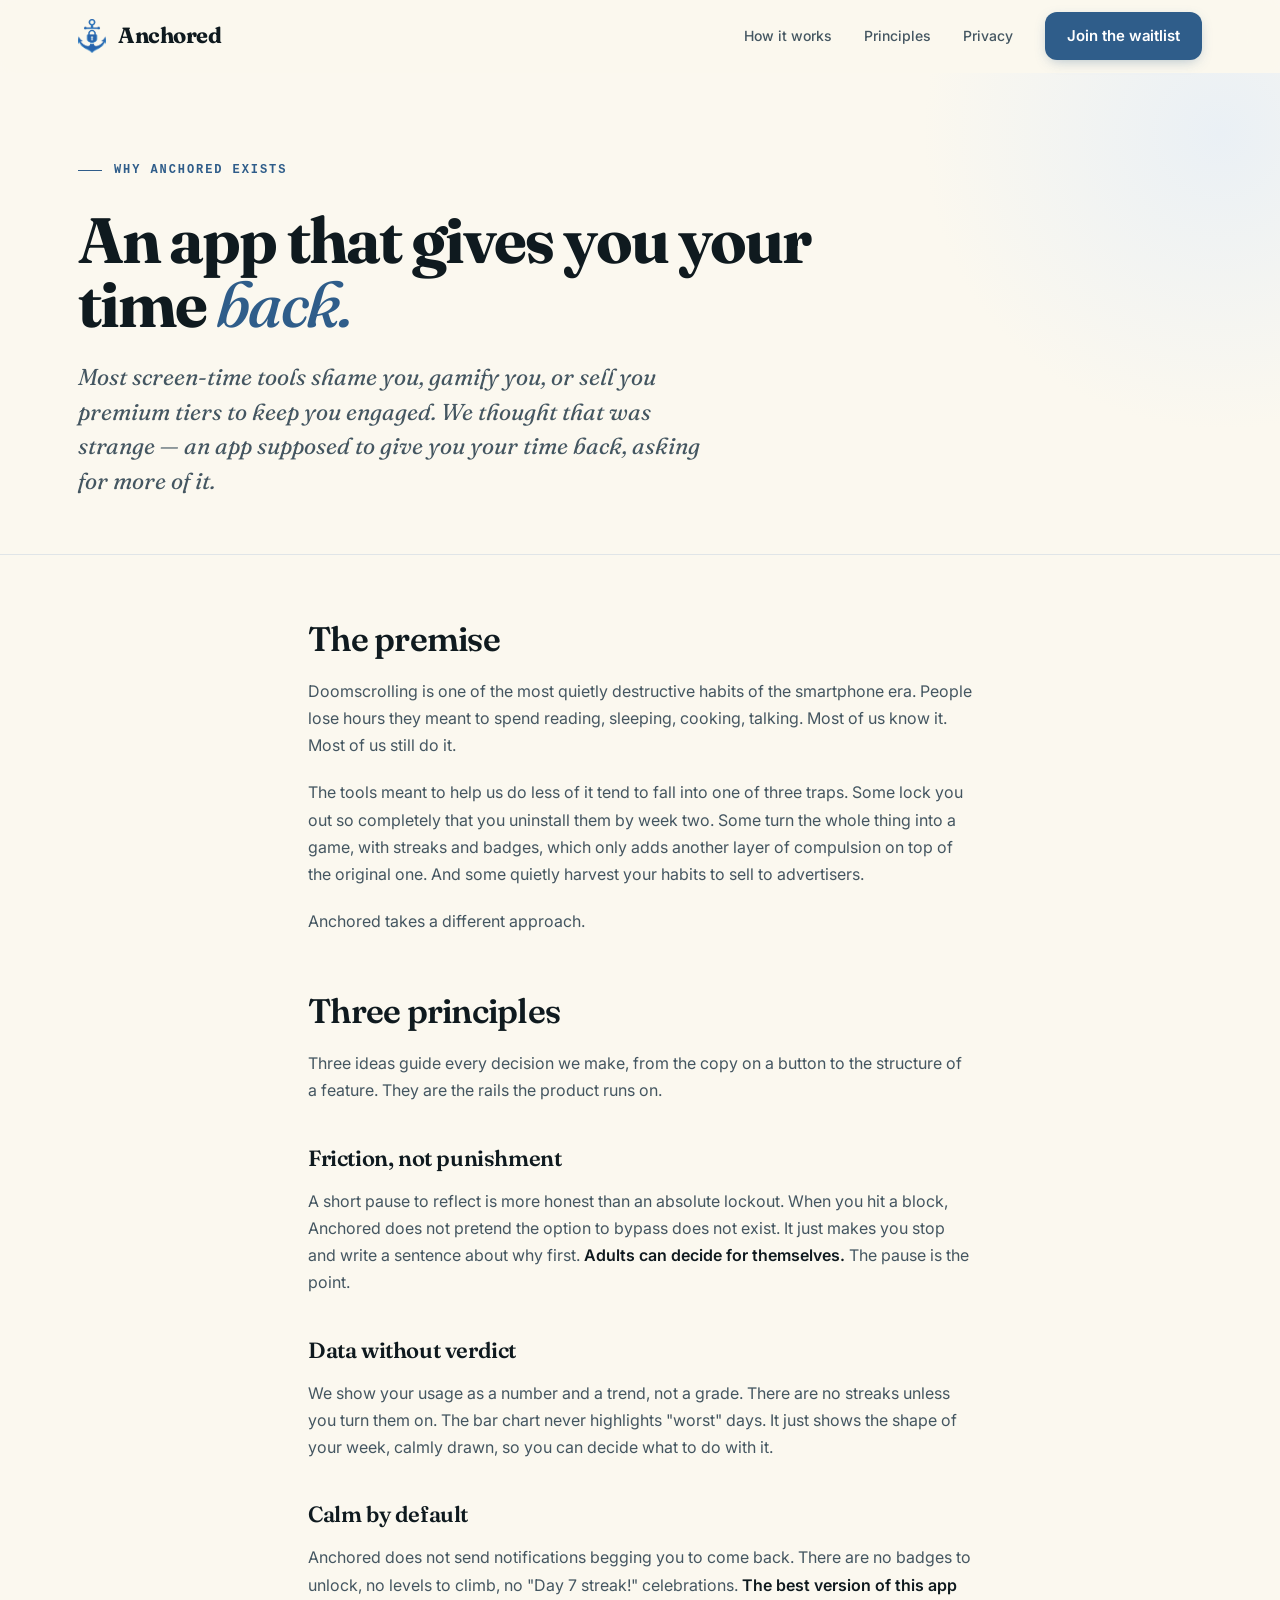
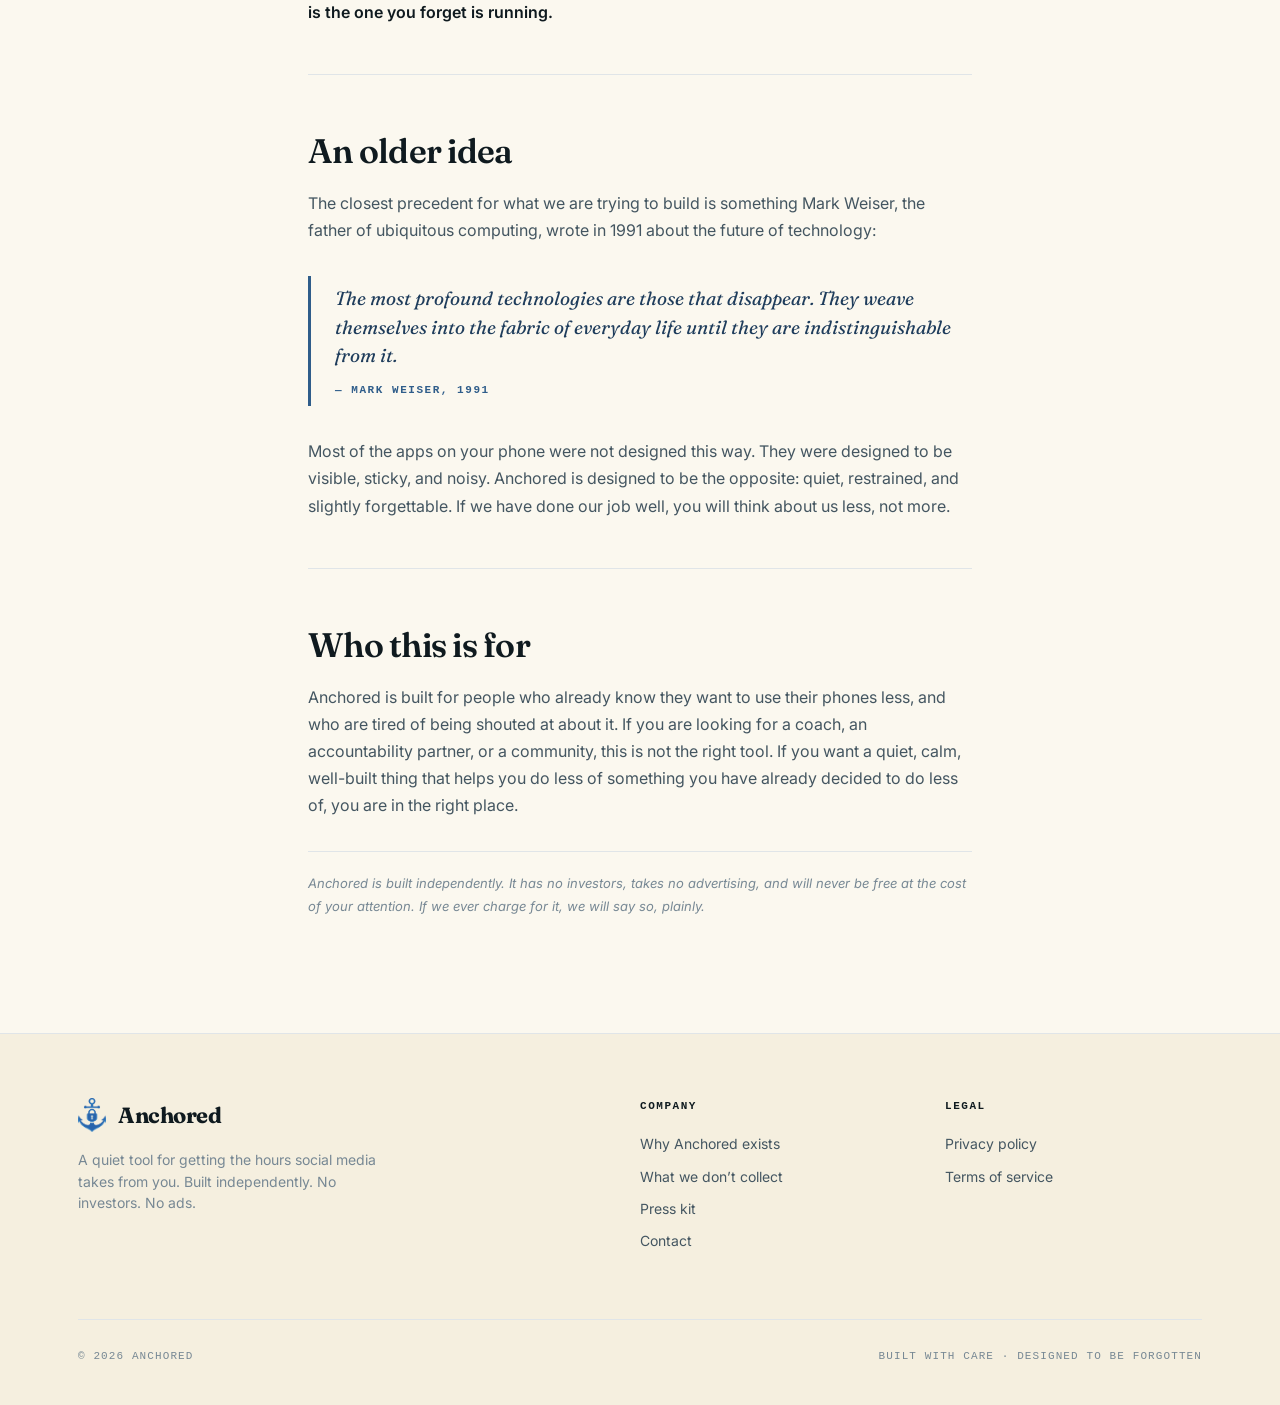
<file: why-anchored.html>
<!DOCTYPE html>
<html lang="en">
<head>
<meta charset="UTF-8">
<meta name="viewport" content="width=device-width, initial-scale=1.0">
<meta name="description" content="The story behind Anchored, and the three principles that guide every design decision.">
<meta name="theme-color" content="#FBF8EF">
<title>Why Anchored exists — Anchored</title>
<link rel="stylesheet" href="styles.css">
<link href="https://fonts.googleapis.com/css2?family=Fraunces:opsz,wght@9..144,400;9..144,500;9..144,600;9..144,700;9..144,800&family=Inter:wght@400;500;600;700&display=swap" rel="stylesheet">
</head>
<body>

<nav class="nav" id="nav">
  <div class="container nav-inner">
    <a href="index.html" class="brand" aria-label="Anchored home">
      <img class="brand-mark" src="anchored-logo.png" alt="Anchored">
      <span class="brand-name">Anchored</span>
    </a>
    <div class="nav-links">
      <a href="index.html#how-it-works" class="nav-link">How it works</a>
      <a href="index.html#principles" class="nav-link">Principles</a>
      <a href="index.html#privacy" class="nav-link">Privacy</a>
      <a href="index.html#waitlist" class="btn btn-primary">Join the waitlist</a>
    </div>
  </div>
</nav>

<section class="subpage-hero">
  <div class="container subpage-hero-inner">
    <div class="eyebrow">Why Anchored exists</div>
    <h1 class="subpage-title">An app that gives you your time <em>back.</em></h1>
    <p class="subpage-lead">Most screen-time tools shame you, gamify you, or sell you premium tiers to keep you engaged. We thought that was strange &mdash; an app supposed to give you your time back, asking for more of it.</p>
  </div>
</section>

<section class="content">
  <div class="container narrow">

    <h2>The premise</h2>
    <p>Doomscrolling is one of the most quietly destructive habits of the smartphone era. People lose hours they meant to spend reading, sleeping, cooking, talking. Most of us know it. Most of us still do it.</p>
    <p>The tools meant to help us do less of it tend to fall into one of three traps. Some lock you out so completely that you uninstall them by week two. Some turn the whole thing into a game, with streaks and badges, which only adds another layer of compulsion on top of the original one. And some quietly harvest your habits to sell to advertisers.</p>
    <p>Anchored takes a different approach.</p>

    <h2>Three principles</h2>
    <p>Three ideas guide every decision we make, from the copy on a button to the structure of a feature. They are the rails the product runs on.</p>

    <h3>Friction, not punishment</h3>
    <p>A short pause to reflect is more honest than an absolute lockout. When you hit a block, Anchored does not pretend the option to bypass does not exist. It just makes you stop and write a sentence about why first. <strong>Adults can decide for themselves.</strong> The pause is the point.</p>

    <h3>Data without verdict</h3>
    <p>We show your usage as a number and a trend, not a grade. There are no streaks unless you turn them on. The bar chart never highlights "worst" days. It just shows the shape of your week, calmly drawn, so you can decide what to do with it.</p>

    <h3>Calm by default</h3>
    <p>Anchored does not send notifications begging you to come back. There are no badges to unlock, no levels to climb, no "Day 7 streak!" celebrations. <strong>The best version of this app is the one you forget is running.</strong></p>

    <hr>

    <h2>An older idea</h2>
    <p>The closest precedent for what we are trying to build is something Mark Weiser, the father of ubiquitous computing, wrote in 1991 about the future of technology:</p>

    <blockquote>
      The most profound technologies are those that disappear. They weave themselves into the fabric of everyday life until they are indistinguishable from it.
      <cite>— Mark Weiser, 1991</cite>
    </blockquote>

    <p>Most of the apps on your phone were not designed this way. They were designed to be visible, sticky, and noisy. Anchored is designed to be the opposite: quiet, restrained, and slightly forgettable. If we have done our job well, you will think about us less, not more.</p>

    <hr>

    <h2>Who this is for</h2>
    <p>Anchored is built for people who already know they want to use their phones less, and who are tired of being shouted at about it. If you are looking for a coach, an accountability partner, or a community, this is not the right tool. If you want a quiet, calm, well-built thing that helps you do less of something you have already decided to do less of, you are in the right place.</p>

    <p class="muted-note">Anchored is built independently. It has no investors, takes no advertising, and will never be free at the cost of your attention. If we ever charge for it, we will say so, plainly.</p>

  </div>
</section>

<footer>
  <div class="container">
    <div class="footer-inner">
      <div>
        <a href="index.html" class="brand" aria-label="Anchored">
          <img class="brand-mark" src="anchored-logo.png" alt="Anchored">
          <span class="brand-name">Anchored</span>
        </a>
        <p class="footer-brand-text">A quiet tool for getting the hours social media takes from you. Built independently. No investors. No ads.</p>
      </div>

      <div class="footer-col">
        <h4>Company</h4>
        <a href="why-anchored.html">Why Anchored exists</a>
        <a href="what-we-dont-collect.html">What we don’t collect</a>
        <a href="press-kit.html">Press kit</a>
        <a href="contact.html">Contact</a>
      </div>

      <div class="footer-col">
        <h4>Legal</h4>
        <a href="privacy-policy.html">Privacy policy</a>
        <a href="terms.html">Terms of service</a>
      </div>
    </div>

    <div class="footer-bottom">
      <span>© 2026 Anchored</span>
      <span>Built with care · Designed to be forgotten</span>
    </div>
  </div>
</footer>

<script>
  const nav = document.getElementById('nav');
  const onScroll = () => {
    if (window.scrollY > 12) nav.classList.add('scrolled');
    else nav.classList.remove('scrolled');
  };
  window.addEventListener('scroll', onScroll, { passive: true });
  onScroll();
</script>

</body>
</html>
</file>
<file: styles.css>
/* Reset & tokens */
*, *::before, *::after { box-sizing: border-box; margin: 0; padding: 0; }
:root {
  --paper: #FBF8EF;
  --paper-deep: #F5EFDF;
  --card: #FFFFFF;
  --ink: #0F1A1F;
  --body: #445661;
  --muted: #778894;
  --faint: #A8B6BF;
  --line: #E0E5E8;
  --line-soft: #EEF1F3;
  --accent: #2F5D8A;
  --accent-deep: #1F3D5C;
  --accent-soft: #DCE5EE;
  --accent-tint: #EAF0F5;
  --success: #2F5D3A;
  --success-soft: #DEEAE0;
}
html { scroll-behavior: smooth; -webkit-text-size-adjust: 100%; }
body {
  font-family: 'Inter', system-ui, -apple-system, sans-serif;
  background: var(--paper); color: var(--body);
  font-size: 16px; line-height: 1.6;
  -webkit-font-smoothing: antialiased;
  -moz-osx-font-smoothing: grayscale;
}
::selection { background: var(--accent-soft); color: var(--ink); }
img, svg { display: block; max-width: 100%; }
a { color: inherit; text-decoration: none; }
button { font: inherit; cursor: pointer; border: none; background: none; }
.serif { font-family: 'Fraunces', Georgia, serif; letter-spacing: -0.018em; }
.mono { font-family: ui-monospace, "SF Mono", Menlo, monospace; letter-spacing: 0.04em; }

/* Layout */
.container { max-width: 1180px; margin: 0 auto; padding: 0 28px; }
.narrow { max-width: 720px; margin-left: auto; margin-right: auto; }
section { padding: 96px 0; position: relative; }

/* Nav */
.nav {
  position: sticky; top: 0; z-index: 100;
  background: rgba(251, 248, 239, 0.85);
  backdrop-filter: saturate(180%) blur(20px);
  -webkit-backdrop-filter: saturate(180%) blur(20px);
  border-bottom: 1px solid transparent;
  transition: border-color 220ms ease;
}
.nav.scrolled { border-bottom-color: var(--line); }
.nav-inner { display: flex; align-items: center; justify-content: space-between; height: 72px; }
.brand { display: flex; align-items: center; gap: 12px; color: var(--ink); }
.brand-mark { width: 28px; height: auto; flex-shrink: 0; }
.brand-name {
  font-family: 'Fraunces', Georgia, serif;
  font-size: 22px; font-weight: 700;
  letter-spacing: -0.02em; color: var(--ink);
}
.nav-links { display: flex; align-items: center; gap: 32px; }
.nav-link { font-size: 14px; font-weight: 500; color: var(--body); transition: color 180ms ease; }
.nav-link:hover { color: var(--accent); }

/* Buttons */
.btn {
  display: inline-flex; align-items: center; justify-content: center;
  gap: 8px; padding: 12px 22px; border-radius: 12px;
  font-size: 15px; font-weight: 600; letter-spacing: -0.005em;
  transition: all 200ms ease; cursor: pointer;
}
.btn-primary {
  background: var(--accent); color: #fff;
  box-shadow: 0 4px 14px -4px rgba(47, 93, 138, 0.4);
}
.btn-primary:hover {
  background: var(--accent-deep);
  transform: translateY(-1px);
  box-shadow: 0 8px 20px -6px rgba(47, 93, 138, 0.5);
}
.btn-ghost {
  background: transparent; color: var(--body); border: 1.5px solid var(--line);
}
.btn-ghost:hover { background: var(--line-soft); border-color: var(--accent); color: var(--accent); }
.btn-large { padding: 16px 28px; font-size: 16px; }

/* Sub-page hero */
.subpage-hero {
  padding: 80px 0 56px;
  border-bottom: 1px solid var(--line);
  position: relative;
  overflow: hidden;
}
.subpage-hero::before {
  content: '';
  position: absolute;
  top: -240px; right: -240px;
  width: 600px; height: 600px;
  background: radial-gradient(circle at center, var(--accent-tint) 0%, transparent 70%);
  pointer-events: none;
  z-index: 0;
}
.subpage-hero-inner { position: relative; z-index: 1; }
.eyebrow {
  display: inline-flex; align-items: center; gap: 12px;
  font-family: ui-monospace, "SF Mono", Menlo, monospace;
  font-size: 12px; font-weight: 600; color: var(--accent);
  text-transform: uppercase; letter-spacing: 0.16em;
  margin-bottom: 28px;
}
.eyebrow::before { content: ''; width: 24px; height: 1px; background: var(--accent); }
.subpage-title {
  font-family: 'Fraunces', Georgia, serif;
  font-size: clamp(40px, 6vw, 64px);
  font-weight: 700; line-height: 1; letter-spacing: -0.03em;
  color: var(--ink); margin-bottom: 24px; max-width: 800px;
}
.subpage-title em { font-style: italic; font-weight: 500; color: var(--accent); }
.subpage-lead {
  font-family: 'Fraunces', Georgia, serif;
  font-size: clamp(19px, 2vw, 23px);
  font-style: italic; font-weight: 400;
  color: var(--body); line-height: 1.5;
  max-width: 640px;
}

/* Sub-page content */
.content { padding: 64px 0 96px; }
.content h2 {
  font-family: 'Fraunces', Georgia, serif;
  font-size: clamp(26px, 3vw, 34px);
  font-weight: 600; line-height: 1.2;
  letter-spacing: -0.022em;
  color: var(--ink);
  margin-top: 56px; margin-bottom: 18px;
}
.content h2:first-child { margin-top: 0; }
.content h3 {
  font-family: 'Fraunces', Georgia, serif;
  font-size: 22px; font-weight: 600;
  letter-spacing: -0.018em;
  color: var(--ink);
  margin-top: 36px; margin-bottom: 12px;
}
.content p {
  font-size: 16px; line-height: 1.7;
  color: var(--body);
  margin-bottom: 20px;
}
.content p strong { color: var(--ink); font-weight: 600; }
.content ul {
  margin-bottom: 24px;
  padding-left: 22px;
}
.content ul li {
  font-size: 16px; line-height: 1.65;
  color: var(--body);
  margin-bottom: 10px;
}
.content ul li strong { color: var(--ink); font-weight: 600; }
.content blockquote {
  border-left: 3px solid var(--accent);
  padding: 8px 0 8px 24px;
  margin: 32px 0;
  font-family: 'Fraunces', Georgia, serif;
  font-style: italic;
  font-size: 19px;
  line-height: 1.5;
  color: var(--accent-deep);
}
.content blockquote cite {
  display: block;
  font-family: ui-monospace, monospace;
  font-style: normal;
  font-size: 11px;
  text-transform: uppercase;
  letter-spacing: 0.14em;
  color: var(--accent);
  margin-top: 12px;
  font-weight: 600;
}
.content hr {
  border: none;
  border-top: 1px solid var(--line);
  margin: 48px 0;
}
.content .muted-note {
  font-size: 13px;
  color: var(--muted);
  font-style: italic;
  margin-top: 32px;
  padding-top: 20px;
  border-top: 1px solid var(--line);
}

/* Card grid (for principles, what we don't collect, press kit) */
.card-grid {
  display: grid;
  grid-template-columns: repeat(2, 1fr);
  gap: 18px;
  margin: 32px 0 16px;
}
.info-card {
  background: var(--card);
  border: 1px solid var(--line);
  border-radius: 14px;
  padding: 22px 24px;
  transition: border-color 200ms ease;
}
.info-card:hover { border-color: var(--accent-soft); }
.info-card-icon {
  display: inline-flex;
  width: 36px; height: 36px;
  align-items: center; justify-content: center;
  background: var(--success-soft);
  color: var(--success);
  border-radius: 10px;
  margin-bottom: 14px;
}
.info-card-icon svg { width: 18px; height: 18px; }
.info-card h4 {
  font-family: 'Fraunces', Georgia, serif;
  font-size: 18px;
  font-weight: 600;
  letter-spacing: -0.012em;
  color: var(--ink);
  margin-bottom: 8px;
}
.info-card p {
  font-size: 14.5px;
  line-height: 1.55;
  color: var(--body);
  margin-bottom: 0;
}

/* Press kit specific */
.kit-section {
  margin-bottom: 48px;
}
.kit-grid {
  display: grid;
  grid-template-columns: repeat(3, 1fr);
  gap: 16px;
  margin-top: 20px;
}
.kit-tile {
  background: var(--card);
  border: 1px solid var(--line);
  border-radius: 14px;
  padding: 24px;
  text-align: center;
}
.kit-tile-preview {
  height: 120px;
  border-radius: 10px;
  margin-bottom: 16px;
  display: flex;
  align-items: center;
  justify-content: center;
}
.kit-tile h4 {
  font-family: 'Fraunces', Georgia, serif;
  font-size: 16px;
  font-weight: 600;
  color: var(--ink);
  margin-bottom: 6px;
}
.kit-tile p {
  font-size: 12.5px;
  color: var(--muted);
  margin-bottom: 14px;
}
.kit-link {
  font-family: ui-monospace, monospace;
  font-size: 11px;
  font-weight: 600;
  color: var(--accent);
  text-transform: uppercase;
  letter-spacing: 0.12em;
}
.kit-link:hover { color: var(--accent-deep); }

.colour-row {
  display: grid;
  grid-template-columns: 80px 1fr 140px;
  align-items: center;
  gap: 16px;
  padding: 14px 0;
  border-bottom: 1px solid var(--line-soft);
}
.colour-row:last-child { border-bottom: none; }
.colour-swatch {
  width: 80px; height: 48px;
  border-radius: 8px;
  border: 1px solid var(--line);
}
.colour-name {
  font-size: 14px;
  font-weight: 600;
  color: var(--ink);
}
.colour-hex {
  font-family: ui-monospace, monospace;
  font-size: 13px;
  color: var(--muted);
}

/* Contact */
.contact-card {
  background: var(--card);
  border: 1px solid var(--line);
  border-radius: 16px;
  padding: 36px;
  margin: 32px 0;
}
.contact-row {
  display: flex;
  align-items: flex-start;
  gap: 18px;
  padding: 16px 0;
  border-top: 1px solid var(--line-soft);
}
.contact-row:first-child { border-top: none; padding-top: 0; }
.contact-row:last-child { padding-bottom: 0; }
.contact-icon {
  width: 38px; height: 38px;
  background: var(--accent-tint);
  color: var(--accent);
  border-radius: 10px;
  display: flex; align-items: center; justify-content: center;
  flex-shrink: 0;
}
.contact-icon svg { width: 18px; height: 18px; }
.contact-text { flex: 1; padding-top: 6px; }
.contact-label {
  font-size: 13px;
  color: var(--muted);
  margin-bottom: 4px;
}
.contact-value {
  font-size: 16px;
  font-weight: 500;
  color: var(--ink);
}
.contact-value a:hover { color: var(--accent); }

/* Footer */
footer {
  padding: 64px 0 40px;
  background: var(--paper-deep);
  border-top: 1px solid var(--line);
}
.footer-inner {
  display: grid;
  grid-template-columns: 2fr 1fr 1fr;
  gap: 48px;
  margin-bottom: 56px;
}
.footer-brand-text {
  font-size: 14px; color: var(--muted);
  line-height: 1.55; margin-top: 16px; max-width: 320px;
}
.footer-col h4 {
  font-family: ui-monospace, monospace;
  font-size: 11px; font-weight: 700;
  color: var(--ink); text-transform: uppercase;
  letter-spacing: 0.14em; margin-bottom: 18px;
}
.footer-col a {
  display: block; font-size: 14px;
  color: var(--body); margin-bottom: 10px;
  transition: color 180ms ease;
}
.footer-col a:hover { color: var(--accent); }
.footer-bottom {
  border-top: 1px solid var(--line);
  padding-top: 28px;
  display: flex;
  justify-content: space-between;
  align-items: center;
  flex-wrap: wrap;
  gap: 16px;
  font-family: ui-monospace, monospace;
  font-size: 11px;
  color: var(--muted);
  text-transform: uppercase;
  letter-spacing: 0.1em;
}

/* Responsive */
@media (max-width: 880px) {
  section { padding: 64px 0; }
  .content { padding: 48px 0 72px; }
  .nav-links { gap: 18px; }
  .nav-links .nav-link { display: none; }
  .nav-links .btn { padding: 10px 18px; font-size: 14px; }
  .card-grid { grid-template-columns: 1fr; }
  .kit-grid { grid-template-columns: 1fr; }
  .footer-inner { grid-template-columns: 1fr 1fr; gap: 36px; }
  .colour-row { grid-template-columns: 60px 1fr 100px; gap: 12px; }
  .colour-swatch { width: 60px; height: 36px; }
}
@media (max-width: 540px) {
  .footer-inner { grid-template-columns: 1fr; gap: 28px; }
}
</file>
